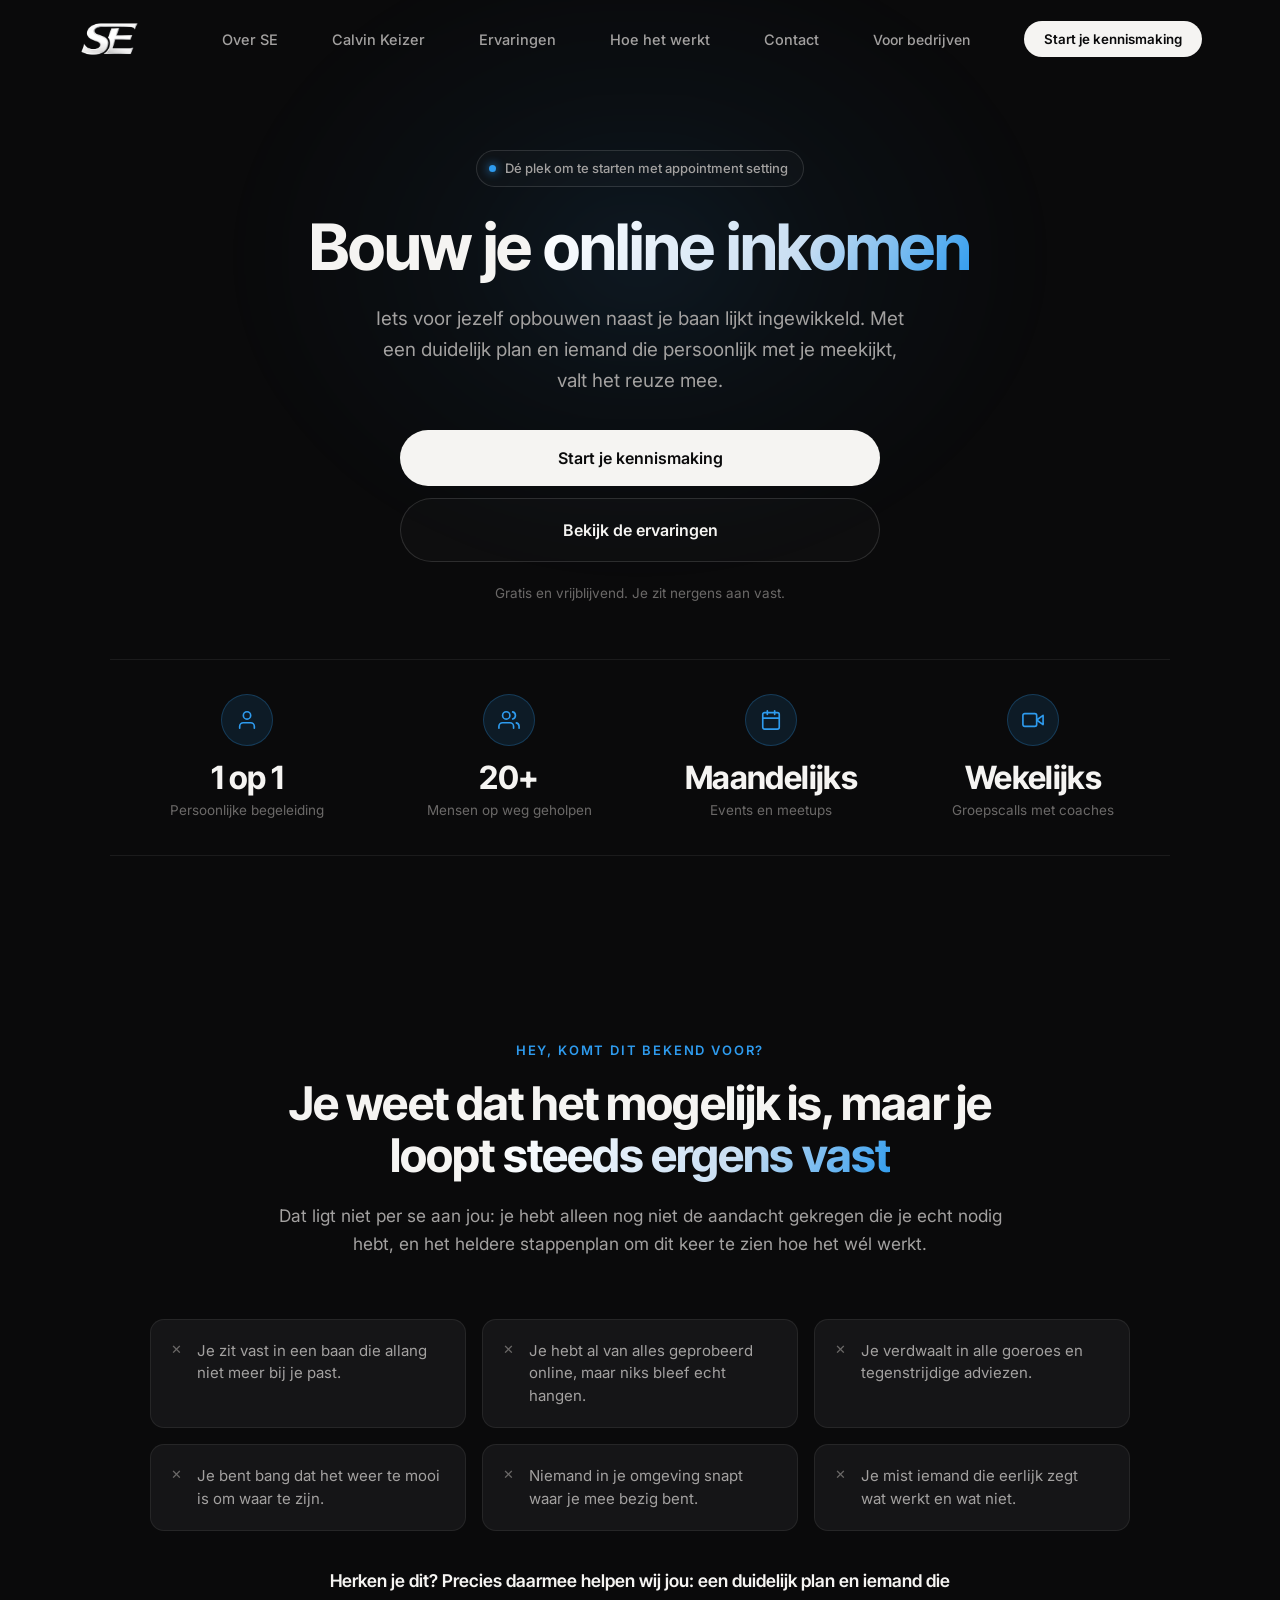
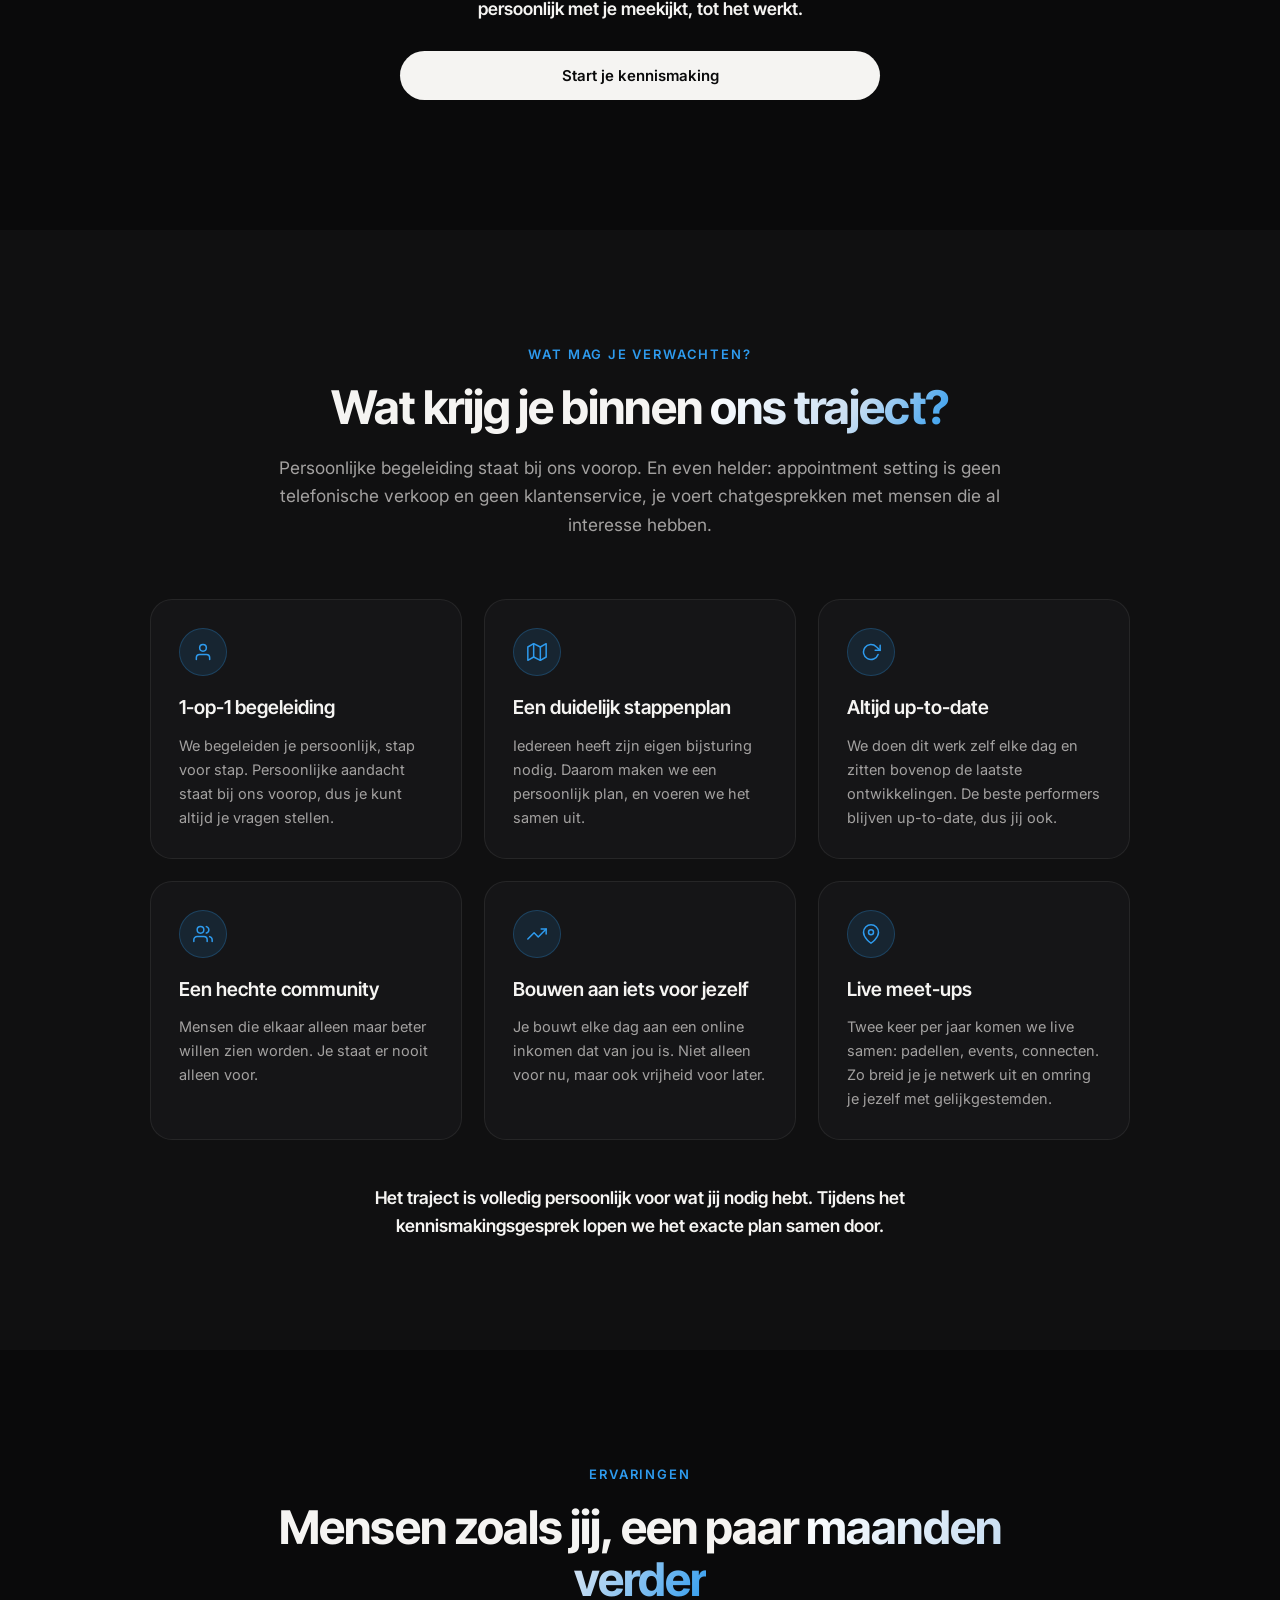
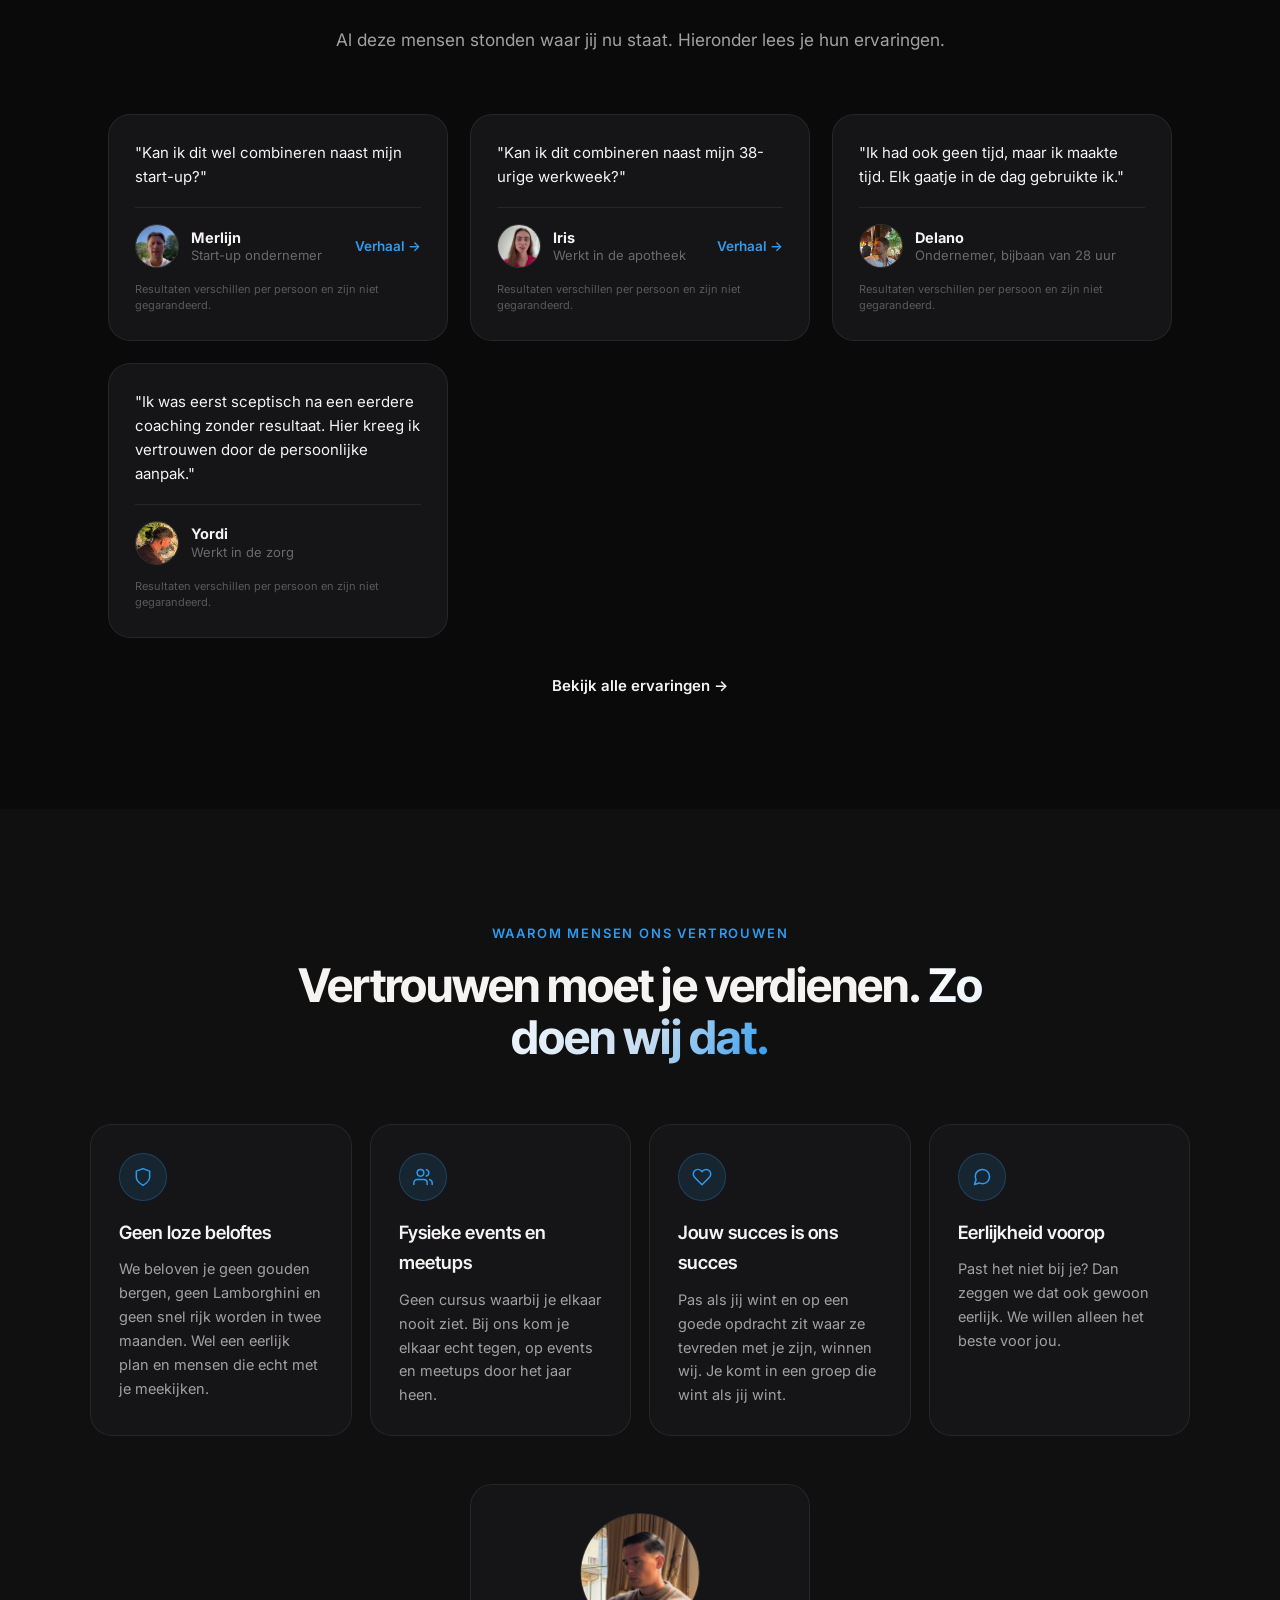
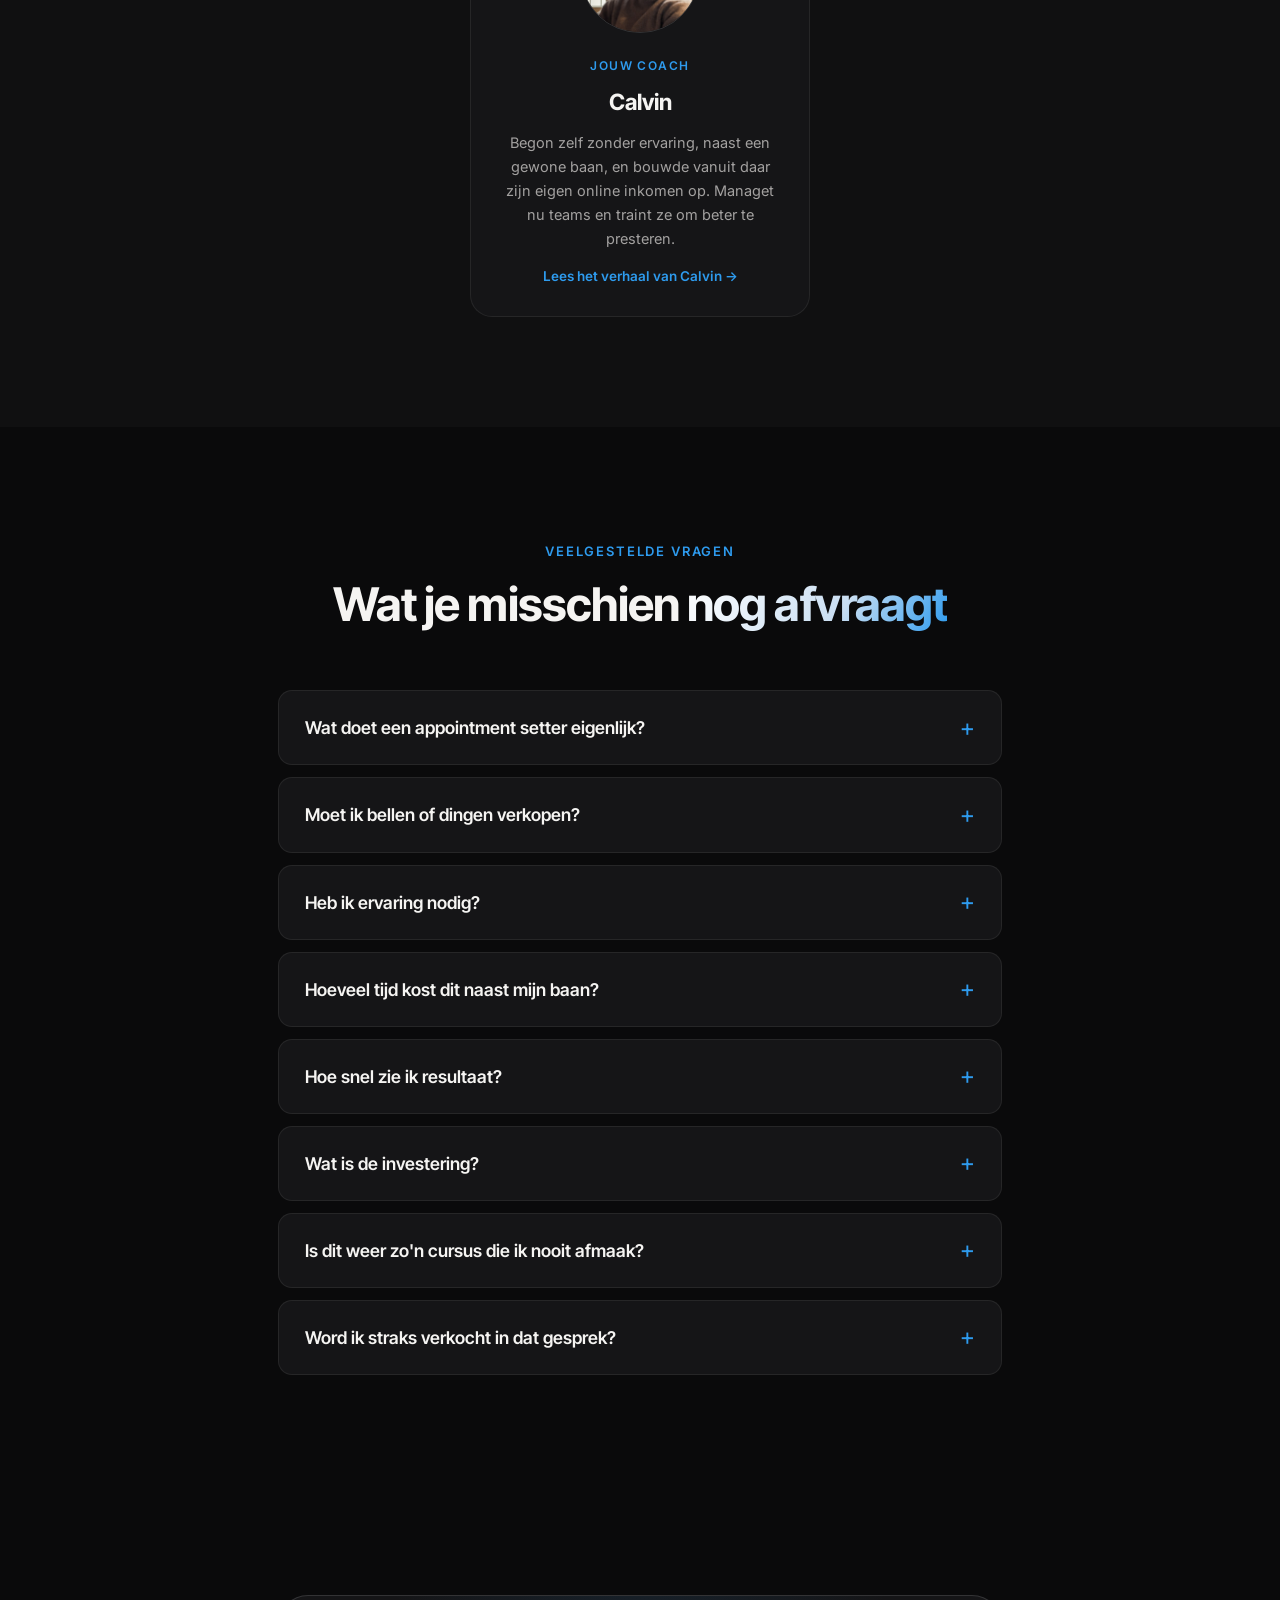
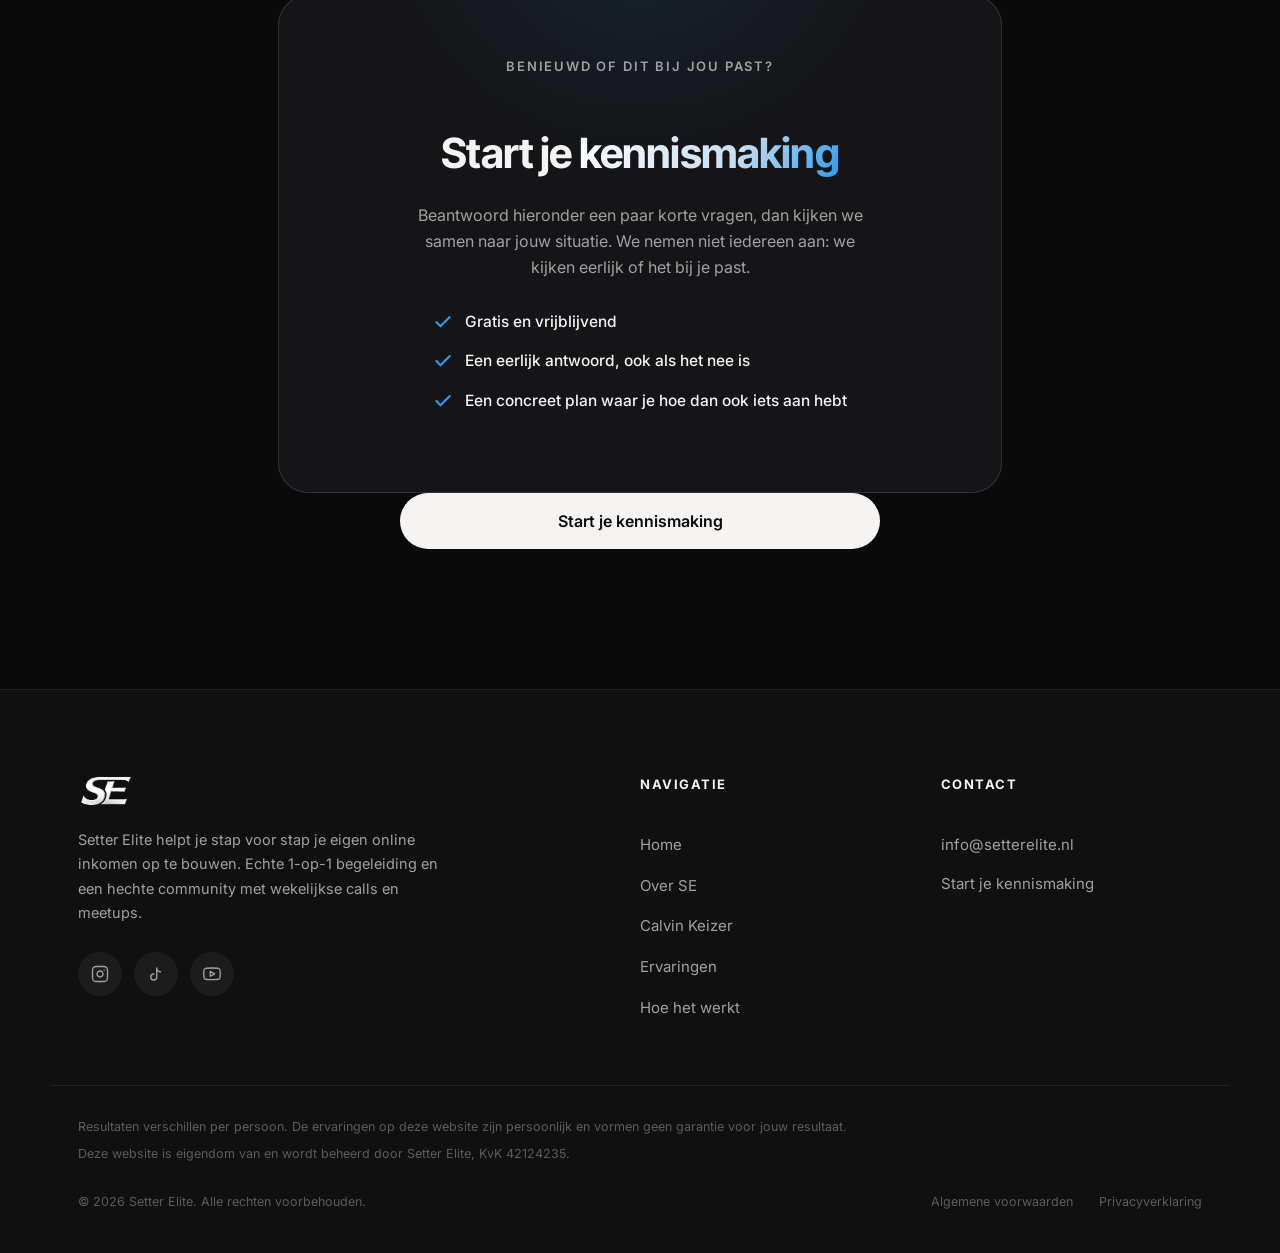
<file: index.html>
<!DOCTYPE html>
<html lang="nl">
<head>
    <meta charset="UTF-8">
    <!-- Google tag (gtag.js) -->
    <script async src="https://www.googletagmanager.com/gtag/js?id=G-WV6FJV6LP4"></script>
    <script>
      window.dataLayer = window.dataLayer || [];
      function gtag(){dataLayer.push(arguments);}
      gtag('js', new Date());

      gtag('config', 'G-WV6FJV6LP4');
    </script>
    <meta name="viewport" content="width=device-width, initial-scale=1.0">
    <title>Setter Elite | Bouw je online inkomen</title>
    <meta name="description" content="Persoonlijke 1-op-1 begeleiding voor iedereen die zijn eerste online inkomen wil opbouwen met appointment setting. Gratis kennismakingsgesprek, eerlijk antwoord.">
    <meta name="theme-color" content="#0a0a0a">
    <link rel="icon" href="images/logo-square.png" type="image/png">
    <link rel="preconnect" href="https://fonts.googleapis.com">
    <link rel="preconnect" href="https://fonts.gstatic.com" crossorigin>
    <link href="https://fonts.googleapis.com/css2?family=Inter:wght@400;500;600;700&family=Inter+Tight:wght@500;600;700;800&display=swap" rel="stylesheet">
    <link rel="stylesheet" href="style.css">
    <link rel="stylesheet" href="bedankt.css">
    <link rel="stylesheet" href="concept.css">
    <script type="application/ld+json">
    {
      "@context": "https://schema.org",
      "@graph": [
        {
          "@type": "Organization",
          "@id": "https://setterelite.nl/#org",
          "name": "Setter Elite",
          "url": "https://setterelite.nl",
          "logo": "https://setterelite.nl/images/logo-square.png",
          "email": "info@setterelite.nl",
          "identifier": "KvK 42124235",
          "description": "Setter Elite helpt je stap voor stap je eigen online inkomen op te bouwen met appointment setting. Echte 1-op-1 begeleiding en een hechte community.",
          "founder": { "@id": "https://setterelite.nl/#calvin" },
          "sameAs": [
            "https://www.instagram.com/calvinkeizerr/",
            "https://www.youtube.com/@calvinkeizerrr",
            "https://www.tiktok.com/@calvinkeizer"
          ]
        },
        {
          "@type": "Person",
          "@id": "https://setterelite.nl/#calvin",
          "name": "Calvin Keizer",
          "url": "https://setterelite.nl/calvin-keizer",
          "image": "https://setterelite.nl/images/founder-avatar.jpg",
          "jobTitle": "Founder",
          "worksFor": { "@id": "https://setterelite.nl/#org" },
          "description": "Founder van Setter Elite. Helpt mensen hun eerste online inkomen opbouwen met appointment setting.",
          "sameAs": [
            "https://www.instagram.com/calvinkeizerr/",
            "https://www.youtube.com/@calvinkeizerrr",
            "https://www.tiktok.com/@calvinkeizer"
          ]
        }
      ]
    }
    </script>
</head>
<body>
    <!-- Navigation -->
    <nav class="navbar" id="navbar">
        <div class="container nav-container">
            <a href="/" class="nav-logo">
                <img src="images/logo-mark.png" alt="Setter Elite">
            </a>
            <ul class="nav-links">
                <li><a href="over-se" class="nav-bedrijven">Over SE</a></li>
                <li><a href="calvin-keizer" class="nav-bedrijven">Calvin Keizer</a></li>
                <li><a href="ervaringen" class="nav-bedrijven">Ervaringen</a></li>
                <li><a href="hoe-het-werkt" class="nav-bedrijven">Hoe het werkt</a></li>
                <li><a href="mailto:info@setterelite.nl" class="nav-bedrijven">Contact</a></li>
                <li><button data-tf-popup="eON1zqre" data-tf-keep-session data-tf-medium="snippet" class="nav-bedrijven">Voor bedrijven</button></li>
                <li><button data-tf-popup="dxtzpOeh" data-tf-keep-session data-tf-medium="snippet" class="nav-cta">Start je kennismaking</button></li>
            </ul>
        </div>
    </nav>

    <!-- Hero -->
    <header class="hero sc-hero" id="top">
        <div class="hero-glow"></div>
        <div class="container">
            <div class="sc-hero-inner reveal">
                <div class="hero-badge">
                    <span class="hero-badge-dot"></span>
                    Dé plek om te starten met appointment setting
                </div>
                <h1>Bouw je <span class="text-gradient">online inkomen</span></h1>
                <p class="hero-subtitle">Iets voor jezelf opbouwen naast je baan lijkt ingewikkeld. Met een duidelijk plan en iemand die persoonlijk met je meekijkt, valt het reuze mee.</p>
                <div class="sc-hero-buttons">
                    <button data-tf-popup="dxtzpOeh" data-tf-keep-session data-tf-medium="snippet" class="btn btn-primary btn-xl">Start je kennismaking</button>
                    <a href="#ervaringen" class="btn btn-outline btn-xl">Bekijk de ervaringen</a>
                </div>
                <p class="sc-hero-note">Gratis en vrijblijvend. Je zit nergens aan vast.</p>
            </div>

            <!-- Credibility strip -->
            <div class="cred-strip reveal">
                <div class="cred-item">
                    <span class="cred-icon"><svg viewBox="0 0 24 24" fill="none" stroke="currentColor" stroke-width="1.8" stroke-linecap="round" stroke-linejoin="round"><path d="M20 21v-2a4 4 0 0 0-4-4H8a4 4 0 0 0-4 4v2"/><circle cx="12" cy="7" r="4"/></svg></span>
                    <span class="cred-value">1 op 1</span>
                    <span class="cred-caption">Persoonlijke begeleiding</span>
                </div>
                <div class="cred-item">
                    <span class="cred-icon"><svg viewBox="0 0 24 24" fill="none" stroke="currentColor" stroke-width="1.8" stroke-linecap="round" stroke-linejoin="round"><path d="M17 21v-2a4 4 0 0 0-4-4H5a4 4 0 0 0-4 4v2"/><circle cx="9" cy="7" r="4"/><path d="M23 21v-2a4 4 0 0 0-3-3.87"/><path d="M16 3.13a4 4 0 0 1 0 7.75"/></svg></span>
                    <span class="cred-value">20+</span>
                    <span class="cred-caption">Mensen op weg geholpen</span>
                </div>
                <div class="cred-item">
                    <span class="cred-icon"><svg viewBox="0 0 24 24" fill="none" stroke="currentColor" stroke-width="1.8" stroke-linecap="round" stroke-linejoin="round"><rect x="3" y="4" width="18" height="18" rx="2"/><line x1="16" y1="2" x2="16" y2="6"/><line x1="8" y1="2" x2="8" y2="6"/><line x1="3" y1="10" x2="21" y2="10"/></svg></span>
                    <span class="cred-value">Maandelijks</span>
                    <span class="cred-caption">Events en meetups</span>
                </div>
                <div class="cred-item">
                    <span class="cred-icon"><svg viewBox="0 0 24 24" fill="none" stroke="currentColor" stroke-width="1.8" stroke-linecap="round" stroke-linejoin="round"><path d="M23 7l-7 5 7 5V7z"/><rect x="1" y="5" width="15" height="14" rx="2"/></svg></span>
                    <span class="cred-value">Wekelijks</span>
                    <span class="cred-caption">Groepscalls met coaches</span>
                </div>
            </div>
        </div>
    </header>

    <!-- Herkenning -->
    <section class="section" id="herkenning">
        <div class="container">
            <div class="section-header reveal">
                <p class="section-label">Hey, komt dit bekend voor?</p>
                <h2>Je weet dat het mogelijk is, maar je loopt <span class="text-gradient">steeds ergens vast</span></h2>
                <p class="section-subtitle">Dat ligt niet per se aan jou: je hebt alleen nog niet de aandacht gekregen die je echt nodig hebt, en het heldere stappenplan om dit keer te zien hoe het wél werkt.</p>
            </div>
            <div class="rec-grid reveal">
                <div class="rec-item">Je zit vast in een baan die allang niet meer bij je past.</div>
                <div class="rec-item">Je hebt al van alles geprobeerd online, maar niks bleef echt hangen.</div>
                <div class="rec-item">Je verdwaalt in alle goeroes en tegenstrijdige adviezen.</div>
                <div class="rec-item">Je bent bang dat het weer te mooi is om waar te zijn.</div>
                <div class="rec-item">Niemand in je omgeving snapt waar je mee bezig bent.</div>
                <div class="rec-item">Je mist iemand die eerlijk zegt wat werkt en wat niet.</div>
            </div>
            <p class="rec-answer reveal">Herken je dit? Precies daarmee helpen wij jou: een duidelijk plan en iemand die persoonlijk met je meekijkt, tot het werkt.</p>
            <div class="sc-hero-buttons reveal" style="margin-top: 28px;">
                <button data-tf-popup="dxtzpOeh" data-tf-keep-session data-tf-medium="snippet" class="btn btn-primary">Start je kennismaking</button>
            </div>
        </div>
    </section>

    <!-- Wat je krijgt -->
    <section class="section section-dark" id="begeleiding">
        <div class="container">
            <div class="section-header reveal">
                <p class="section-label">Wat mag je verwachten?</p>
                <h2>Wat krijg je binnen <span class="text-gradient">ons traject?</span></h2>
                <p class="section-subtitle">Persoonlijke begeleiding staat bij ons voorop. En even helder: appointment setting is geen telefonische verkoop en geen klantenservice, je voert chatgesprekken met mensen die al interesse hebben.</p>
            </div>
            <div class="sc-calltypes">
                <div class="sc-calltype reveal">
                    <span class="sc-calltype-icon"><svg viewBox="0 0 24 24" fill="none" stroke="currentColor" stroke-width="1.8" stroke-linecap="round" stroke-linejoin="round"><path d="M20 21v-2a4 4 0 0 0-4-4H8a4 4 0 0 0-4 4v2"/><circle cx="12" cy="7" r="4"/></svg></span>
                    <h3>1-op-1 begeleiding</h3>
                    <p>We begeleiden je persoonlijk, stap voor stap. Persoonlijke aandacht staat bij ons voorop, dus je kunt altijd je vragen stellen.</p>
                </div>
                <div class="sc-calltype reveal">
                    <span class="sc-calltype-icon"><svg viewBox="0 0 24 24" fill="none" stroke="currentColor" stroke-width="1.8" stroke-linecap="round" stroke-linejoin="round"><polygon points="1 6 1 22 8 18 16 22 23 18 23 2 16 6 8 2 1 6"/><line x1="8" y1="2" x2="8" y2="18"/><line x1="16" y1="6" x2="16" y2="22"/></svg></span>
                    <h3>Een duidelijk stappenplan</h3>
                    <p>Iedereen heeft zijn eigen bijsturing nodig. Daarom maken we een persoonlijk plan, en voeren we het samen uit.</p>
                </div>
                <div class="sc-calltype reveal">
                    <span class="sc-calltype-icon"><svg viewBox="0 0 24 24" fill="none" stroke="currentColor" stroke-width="1.8" stroke-linecap="round" stroke-linejoin="round"><polyline points="23 4 23 10 17 10"/><path d="M20.49 15a9 9 0 1 1-2.12-9.36L23 10"/></svg></span>
                    <h3>Altijd up-to-date</h3>
                    <p>We doen dit werk zelf elke dag en zitten bovenop de laatste ontwikkelingen. De beste performers blijven up-to-date, dus jij ook.</p>
                </div>
                <div class="sc-calltype reveal">
                    <span class="sc-calltype-icon"><svg viewBox="0 0 24 24" fill="none" stroke="currentColor" stroke-width="1.8" stroke-linecap="round" stroke-linejoin="round"><path d="M17 21v-2a4 4 0 0 0-4-4H5a4 4 0 0 0-4 4v2"/><circle cx="9" cy="7" r="4"/><path d="M23 21v-2a4 4 0 0 0-3-3.87"/><path d="M16 3.13a4 4 0 0 1 0 7.75"/></svg></span>
                    <h3>Een hechte community</h3>
                    <p>Mensen die elkaar alleen maar beter willen zien worden. Je staat er nooit alleen voor.</p>
                </div>
                <div class="sc-calltype reveal">
                    <span class="sc-calltype-icon"><svg viewBox="0 0 24 24" fill="none" stroke="currentColor" stroke-width="1.8" stroke-linecap="round" stroke-linejoin="round"><polyline points="23 6 13.5 15.5 8.5 10.5 1 18"/><polyline points="17 6 23 6 23 12"/></svg></span>
                    <h3>Bouwen aan iets voor jezelf</h3>
                    <p>Je bouwt elke dag aan een online inkomen dat van jou is. Niet alleen voor nu, maar ook vrijheid voor later.</p>
                </div>
                <div class="sc-calltype reveal">
                    <span class="sc-calltype-icon"><svg viewBox="0 0 24 24" fill="none" stroke="currentColor" stroke-width="1.8" stroke-linecap="round" stroke-linejoin="round"><path d="M21 10c0 7-9 13-9 13s-9-6-9-13a9 9 0 0 1 18 0z"/><circle cx="12" cy="10" r="3"/></svg></span>
                    <h3>Live meet-ups</h3>
                    <p>Twee keer per jaar komen we live samen: padellen, events, connecten. Zo breid je je netwerk uit en omring je jezelf met gelijkgestemden.</p>
                </div>
            </div>
            <p class="rec-answer reveal">Het traject is volledig persoonlijk voor wat jij nodig hebt. Tijdens het kennismakingsgesprek lopen we het exacte plan samen door.</p>
        </div>
    </section>

    <!-- Ervaringen -->
    <section class="section" id="ervaringen">
        <div class="container">
            <div class="section-header reveal">
                <p class="section-label">Ervaringen</p>
                <h2>Mensen zoals jij, een paar <span class="text-gradient">maanden verder</span></h2>
                <p class="section-subtitle">Al deze mensen stonden waar jij nu staat. Hieronder lees je hun ervaringen.</p>
            </div>


            <!-- Ervaringen-kaarten -->
            <div class="exp-grid">
                <article class="exp-card reveal">
                    <p class="exp-quote">"Kan ik dit wel combineren naast mijn start-up?"</p>
                    <div class="exp-divider"></div>
                    <div class="exp-person">
                        <div class="exp-avatar"><img src="images/story-merlijn.jpg" alt="Merlijn"></div>
                        <div class="exp-meta">
                            <strong>Merlijn</strong>
                            <span>Start-up ondernemer</span>
                        </div>
                        <a href="ervaringen#merlijn" class="exp-link">Verhaal →</a>
                    </div>
                    <p class="exp-disclaimer">Resultaten verschillen per persoon en zijn niet gegarandeerd.</p>
                </article>
                <article class="exp-card reveal">
                    <p class="exp-quote">"Kan ik dit combineren naast mijn 38-urige werkweek?"</p>
                    <div class="exp-divider"></div>
                    <div class="exp-person">
                        <div class="exp-avatar"><img src="images/story-iris.jpg" alt="Iris"></div>
                        <div class="exp-meta">
                            <strong>Iris</strong>
                            <span>Werkt in de apotheek</span>
                        </div>
                        <a href="ervaringen#iris" class="exp-link">Verhaal →</a>
                    </div>
                    <p class="exp-disclaimer">Resultaten verschillen per persoon en zijn niet gegarandeerd.</p>
                </article>
                <article class="exp-card reveal">
                    <p class="exp-quote">"Ik had ook geen tijd, maar ik maakte tijd. Elk gaatje in de dag gebruikte ik."</p>
                    <div class="exp-divider"></div>
                    <div class="exp-person">
                        <div class="exp-avatar"><img src="images/avatar-delano.jpg" alt="Delano"></div>
                        <div class="exp-meta">
                            <strong>Delano</strong>
                            <span>Ondernemer, bijbaan van 28 uur</span>
                        </div>
                    </div>
                    <p class="exp-disclaimer">Resultaten verschillen per persoon en zijn niet gegarandeerd.</p>
                </article>
                <article class="exp-card reveal">
                    <p class="exp-quote">"Ik was eerst sceptisch na een eerdere coaching zonder resultaat. Hier kreeg ik vertrouwen door de persoonlijke aanpak."</p>
                    <div class="exp-divider"></div>
                    <div class="exp-person">
                        <div class="exp-avatar"><img src="images/avatar-yordi.jpg" alt="Yordi"></div>
                        <div class="exp-meta">
                            <strong>Yordi</strong>
                            <span>Werkt in de zorg</span>
                        </div>
                    </div>
                    <p class="exp-disclaimer">Resultaten verschillen per persoon en zijn niet gegarandeerd.</p>
                </article>
            </div>
            <p class="exp-all"><a href="ervaringen">Bekijk alle ervaringen →</a></p>


        </div>
    </section>

    <!-- Vertrouwen -->
    <section class="section section-dark" id="vertrouwen">
        <div class="container">
            <div class="section-header reveal">
                <p class="section-label">Waarom mensen ons vertrouwen</p>
                <h2>Vertrouwen moet je verdienen. <span class="text-gradient">Zo doen wij dat.</span></h2>
            </div>
            <div class="trust-grid">
                <div class="trust-card reveal">
                    <span class="sc-calltype-icon"><svg viewBox="0 0 24 24" fill="none" stroke="currentColor" stroke-width="1.8" stroke-linecap="round" stroke-linejoin="round"><path d="M12 22s8-4 8-10V5l-8-3-8 3v7c0 6 8 10 8 10z"/></svg></span>
                    <h3>Geen loze beloftes</h3>
                    <p>We beloven je geen gouden bergen, geen Lamborghini en geen snel rijk worden in twee maanden. Wel een eerlijk plan en mensen die echt met je meekijken.</p>
                </div>
                <div class="trust-card reveal">
                    <span class="sc-calltype-icon"><svg viewBox="0 0 24 24" fill="none" stroke="currentColor" stroke-width="1.8" stroke-linecap="round" stroke-linejoin="round"><path d="M17 21v-2a4 4 0 0 0-4-4H5a4 4 0 0 0-4 4v2"/><circle cx="9" cy="7" r="4"/><path d="M23 21v-2a4 4 0 0 0-3-3.87"/><path d="M16 3.13a4 4 0 0 1 0 7.75"/></svg></span>
                    <h3>Fysieke events en meetups</h3>
                    <p>Geen cursus waarbij je elkaar nooit ziet. Bij ons kom je elkaar echt tegen, op events en meetups door het jaar heen.</p>
                    <a class="trust-link" id="aftermovieLink" href="AFTERMOVIE_URL" target="_blank" rel="noopener">Bekijk de aftermovie →</a>
                </div>
                <div class="trust-card reveal">
                    <span class="sc-calltype-icon"><svg viewBox="0 0 24 24" fill="none" stroke="currentColor" stroke-width="1.8" stroke-linecap="round" stroke-linejoin="round"><path d="M20.84 4.61a5.5 5.5 0 0 0-7.78 0L12 5.67l-1.06-1.06a5.5 5.5 0 0 0-7.78 7.78l1.06 1.06L12 21.23l7.78-7.78 1.06-1.06a5.5 5.5 0 0 0 0-7.78z"/></svg></span>
                    <h3>Jouw succes is ons succes</h3>
                    <p>Pas als jij wint en op een goede opdracht zit waar ze tevreden met je zijn, winnen wij. Je komt in een groep die wint als jij wint.</p>
                </div>
                <div class="trust-card reveal">
                    <span class="sc-calltype-icon"><svg viewBox="0 0 24 24" fill="none" stroke="currentColor" stroke-width="1.8" stroke-linecap="round" stroke-linejoin="round"><path d="M21 11.5a8.38 8.38 0 0 1-.9 3.8 8.5 8.5 0 0 1-7.6 4.7 8.38 8.38 0 0 1-3.8-.9L3 21l1.9-5.7a8.38 8.38 0 0 1-.9-3.8 8.5 8.5 0 0 1 4.7-7.6 8.38 8.38 0 0 1 3.8-.9h.5a8.48 8.48 0 0 1 8 8v.5z"/></svg></span>
                    <h3>Eerlijkheid voorop</h3>
                    <p>Past het niet bij je? Dan zeggen we dat ook gewoon eerlijk. We willen alleen het beste voor jou.</p>
                </div>
            </div>

            <div class="sc-coaches" style="margin-top: 48px;">
                <article class="sc-coach reveal">
                    <div class="sc-coach-photo"><img src="images/founder-avatar.jpg" alt="Calvin Keizer"></div>
                    <span class="sc-coach-tag">Jouw coach</span>
                    <h3>Calvin</h3>
                    <p>Begon zelf zonder ervaring, naast een gewone baan, en bouwde vanuit daar zijn eigen online inkomen op. Managet nu teams en traint ze om beter te presteren.</p>
                    <a href="calvin-keizer" class="trust-link">Lees het verhaal van Calvin →</a>
                </article>
            </div>
        </div>
    </section>

    <!-- FAQ -->
    <section class="section" id="faq">
        <div class="container container-narrow">
            <div class="section-header reveal">
                <p class="section-label">Veelgestelde vragen</p>
                <h2>Wat je misschien <span class="text-gradient">nog afvraagt</span></h2>
            </div>
            <div class="faq-list reveal">
                <details class="faq-item">
                    <summary>Wat doet een appointment setter eigenlijk?</summary>
                    <p>Je voert namens een ondernemer de eerste gesprekken met mensen die al interesse hebben, en je plant de afspraken in. Daar word je voor betaald. In het kennismakingsgesprek leggen we je rustig uit hoe dat werkt.</p>
                </details>
                <details class="faq-item">
                    <summary>Moet ik bellen of dingen verkopen?</summary>
                    <p>Nee. Het meeste contact gaat gewoon via chat, met mensen die zelf al interesse hebben getoond. Jij helpt ze verder en plant het gesprek in; het verkopen doet iemand anders.</p>
                </details>
                <details class="faq-item">
                    <summary>Heb ik ervaring nodig?</summary>
                    <p>Nee. De meeste mensen die wij begeleiden begonnen zonder enige ervaring, gewoon naast hun baan. Wat je nodig hebt is inzet en de bereidheid om te leren.</p>
                </details>
                <details class="faq-item">
                    <summary>Hoeveel tijd kost dit naast mijn baan?</summary>
                    <p>Reken op 5 tot 10 uur per week, in te delen wanneer het jou uitkomt. En je baan zeg je niet op: het traject is er juist op gebouwd dat je dit ernaast opbouwt, zodat je zekerheid gewoon blijft staan.</p>
                </details>
                <details class="faq-item">
                    <summary>Hoe snel zie ik resultaat?</summary>
                    <p>Eerlijk antwoord: dat verschilt per persoon en hangt af van je eigen inzet. In het gesprek kijken we naar jouw situatie en krijg je een realistische inschatting in plaats van een mooi gemiddelde.</p>
                </details>
                <details class="faq-item">
                    <summary>Wat is de investering?</summary>
                    <p>Dat hangt af van waar je staat en wat je nodig hebt. Daarom starten we met een gesprek: daarin kijken we naar jouw situatie en bespreken we de investering open en eerlijk. Je weet precies waar je aan toe bent voordat je ergens ja op zegt.</p>
                </details>
                <details class="faq-item">
                    <summary>Is dit weer zo'n cursus die ik nooit afmaak?</summary>
                    <p>Nee. Je krijgt geen inlog met een berg video's, je krijgt begeleiding. Elke week persoonlijk contact, tot het werkt.</p>
                </details>
                <details class="faq-item">
                    <summary>Word ik straks verkocht in dat gesprek?</summary>
                    <p>Nee. We kijken samen naar jouw situatie en zijn eerlijk over of dit bij je past. Is het antwoord nee, dan zeggen we dat gewoon.</p>
                </details>
            </div>
        </div>
    </section>

    <!-- Aanmelden -->
    <section class="section cta-section" id="aanmelden">
        <div class="container container-narrow">
            <div class="sc-final-cta reveal">
                <p class="section-label">Benieuwd of dit bij jou past?</p>
                <h2>Start je <span class="text-gradient">kennismaking</span></h2>
                <p>Beantwoord hieronder een paar korte vragen, dan kijken we samen naar jouw situatie. We nemen niet iedereen aan: we kijken eerlijk of het bij je past.</p>
                <ul class="cta-checklist" style="text-align: left; display: inline-block; margin-bottom: 8px;">
                    <li><svg viewBox="0 0 24 24" fill="none" stroke="currentColor" stroke-width="2.5" stroke-linecap="round" stroke-linejoin="round"><polyline points="20 6 9 17 4 12"/></svg>Gratis en vrijblijvend</li>
                    <li><svg viewBox="0 0 24 24" fill="none" stroke="currentColor" stroke-width="2.5" stroke-linecap="round" stroke-linejoin="round"><polyline points="20 6 9 17 4 12"/></svg>Een eerlijk antwoord, ook als het nee is</li>
                    <li><svg viewBox="0 0 24 24" fill="none" stroke="currentColor" stroke-width="2.5" stroke-linecap="round" stroke-linejoin="round"><polyline points="20 6 9 17 4 12"/></svg>Een concreet plan waar je hoe dan ook iets aan hebt</li>
                </ul>
            </div>
            <div class="sc-hero-buttons reveal">
                <button data-tf-popup="dxtzpOeh" data-tf-keep-session data-tf-medium="snippet" class="btn btn-primary btn-xl">Start je kennismaking</button>
            </div>
        </div>
    </section>



    <!-- Footer -->
    <footer class="footer f2">
        <div class="container f2-top">
            <div class="f2-brand">
                <img src="images/logo-mark.png" alt="Setter Elite" class="footer-logo">
                <p>Setter Elite helpt je stap voor stap je eigen online inkomen op te bouwen. Echte 1-op-1 begeleiding en een hechte community met wekelijkse calls en meetups.</p>
                <div class="f2-socials">
                    <a href="https://www.instagram.com/calvinkeizerr/" class="f2-social" aria-label="Instagram" target="_blank" rel="noopener"><svg viewBox="0 0 24 24" fill="none" stroke="currentColor" stroke-width="1.8" stroke-linecap="round" stroke-linejoin="round"><rect x="2" y="2" width="20" height="20" rx="5"/><path d="M16 11.37A4 4 0 1 1 12.63 8 4 4 0 0 1 16 11.37z"/><line x1="17.5" y1="6.5" x2="17.51" y2="6.5"/></svg></a>
                    <a href="https://www.tiktok.com/@calvinkeizer" class="f2-social" aria-label="TikTok" target="_blank" rel="noopener"><svg viewBox="0 0 24 24" fill="none" stroke="currentColor" stroke-width="1.8" stroke-linecap="round" stroke-linejoin="round"><path d="M9 12a4 4 0 1 0 4 4V4a5 5 0 0 0 5 5"/></svg></a>
                    <a href="https://www.youtube.com/@calvinkeizerrr" class="f2-social" aria-label="YouTube" target="_blank" rel="noopener"><svg viewBox="0 0 24 24" fill="none" stroke="currentColor" stroke-width="1.8" stroke-linecap="round" stroke-linejoin="round"><path d="M22.54 6.42a2.78 2.78 0 0 0-1.94-2C18.88 4 12 4 12 4s-6.88 0-8.6.46a2.78 2.78 0 0 0-1.94 2A29 29 0 0 0 1 11.75a29 29 0 0 0 .46 5.33A2.78 2.78 0 0 0 3.4 19c1.72.46 8.6.46 8.6.46s6.88 0 8.6-.46a2.78 2.78 0 0 0 1.94-1.92 29 29 0 0 0 .46-5.33 29 29 0 0 0-.46-5.33z"/><polygon points="9.75 15.02 15.5 11.75 9.75 8.48 9.75 15.02"/></svg></a>
                </div>
            </div>
            <div class="f2-col">
                <p class="f2-heading">Navigatie</p>
                <a href="/">Home</a>
                <a href="over-se">Over SE</a>
                <a href="calvin-keizer">Calvin Keizer</a>
                <a href="ervaringen">Ervaringen</a>
                <a href="hoe-het-werkt">Hoe het werkt</a>
            </div>
            <div class="f2-col">
                <p class="f2-heading">Contact</p>
                <a href="mailto:info@setterelite.nl">info@setterelite.nl</a>
                <button data-tf-popup="dxtzpOeh" data-tf-keep-session data-tf-medium="snippet" class="f2-cta-link">Start je kennismaking</button>
            </div>
        </div>
        <div class="container f2-legal">
            <p>Resultaten verschillen per persoon. De ervaringen op deze website zijn persoonlijk en vormen geen garantie voor jouw resultaat.</p>
            <p>Deze website is eigendom van en wordt beheerd door Setter Elite, KvK 42124235.</p>
        </div>
        <div class="container f2-bottom">
            <p>&copy; 2026 Setter Elite. Alle rechten voorbehouden.</p>
            <div class="f2-bottom-links">
                <a href="algemene-voorwaarden">Algemene voorwaarden</a>
                <a href="privacybeleid">Privacyverklaring</a>
            </div>
        </div>
    </footer>

    <!-- Sticky mobile CTA -->
    <button data-tf-popup="dxtzpOeh" data-tf-keep-session data-tf-medium="snippet" class="mobile-cta">Start je kennismaking</button>

    <script>
    (function () {
        /* f2-socials-guard */
        document.querySelectorAll('.f2-social').forEach(function (el) {
            var h = el.getAttribute('href');
            if (h === 'IG_URL' || h === 'TT_URL') { el.style.display = 'none'; }
        });
        var am = document.getElementById('aftermovieLink');
        if (am && am.getAttribute('href') === 'AFTERMOVIE_URL') { am.style.display = 'none'; }
        var qs = new URLSearchParams(location.search);
        var bron = qs.get('s') || qs.get('src') || 'website';
        bron = bron.toLowerCase().replace(/[^a-z0-9_-]/g, '').slice(0, 40) || 'website';
        document.querySelectorAll('[data-tf-widget], [data-tf-popup]').forEach(function (el) {
            el.setAttribute('data-tf-hidden', 's=' + bron);
        });
        var s = document.createElement('script');
        s.src = 'https://embed.typeform.com/next/embed.js';
        document.body.appendChild(s);
    })();
    </script>
    <script src="script.js"></script>

    <script>
    document.addEventListener('click', function (e) {
        var el = e.target.closest('[data-tf-popup]');
        if (!el || typeof gtag !== 'function') return;
        var qs = new URLSearchParams(location.search);
        var bron = (qs.get('s') || qs.get('src') || 'website').toLowerCase().replace(/[^a-z0-9_-]/g, '').slice(0, 40) || 'website';
        gtag('event', 'typeform_open', {
            form_id: el.getAttribute('data-tf-popup'),
            bron: bron,
            pagina: location.pathname
        });
    });
    </script>
</body>
</html>
</file>
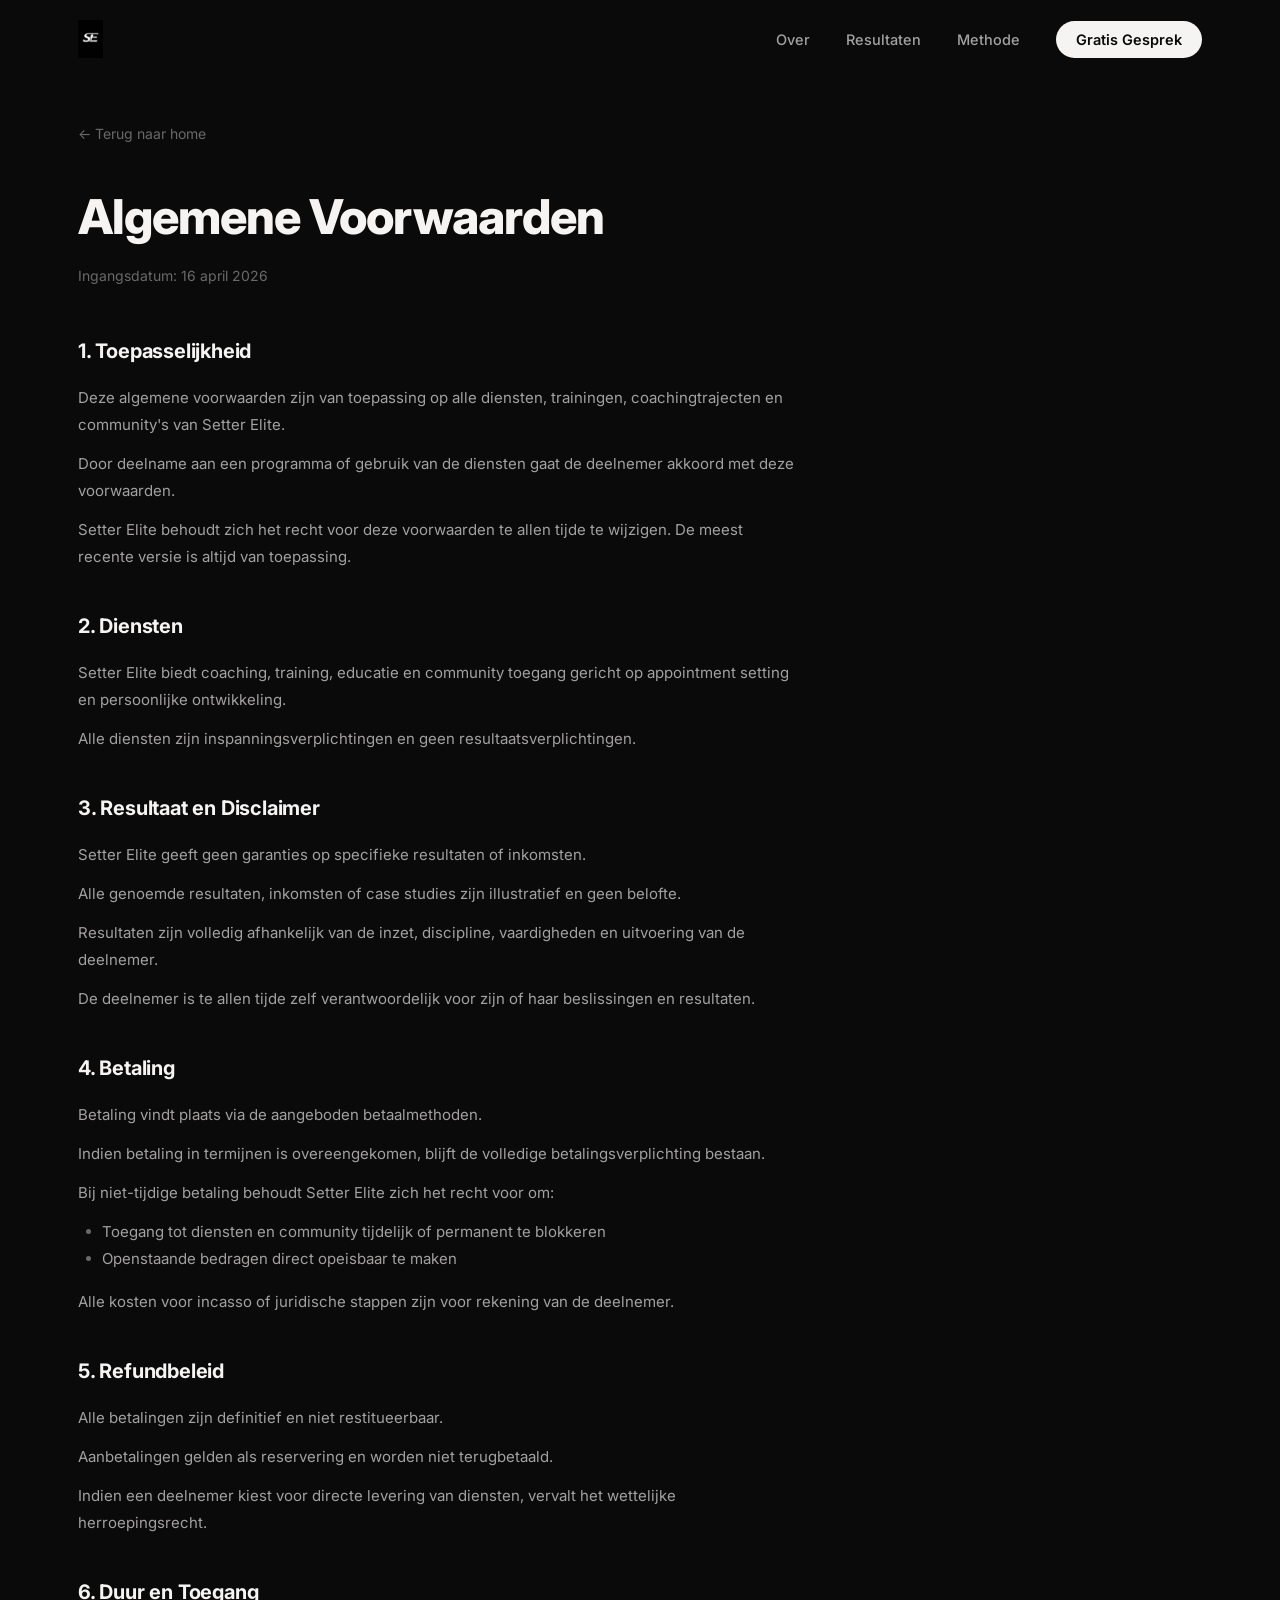
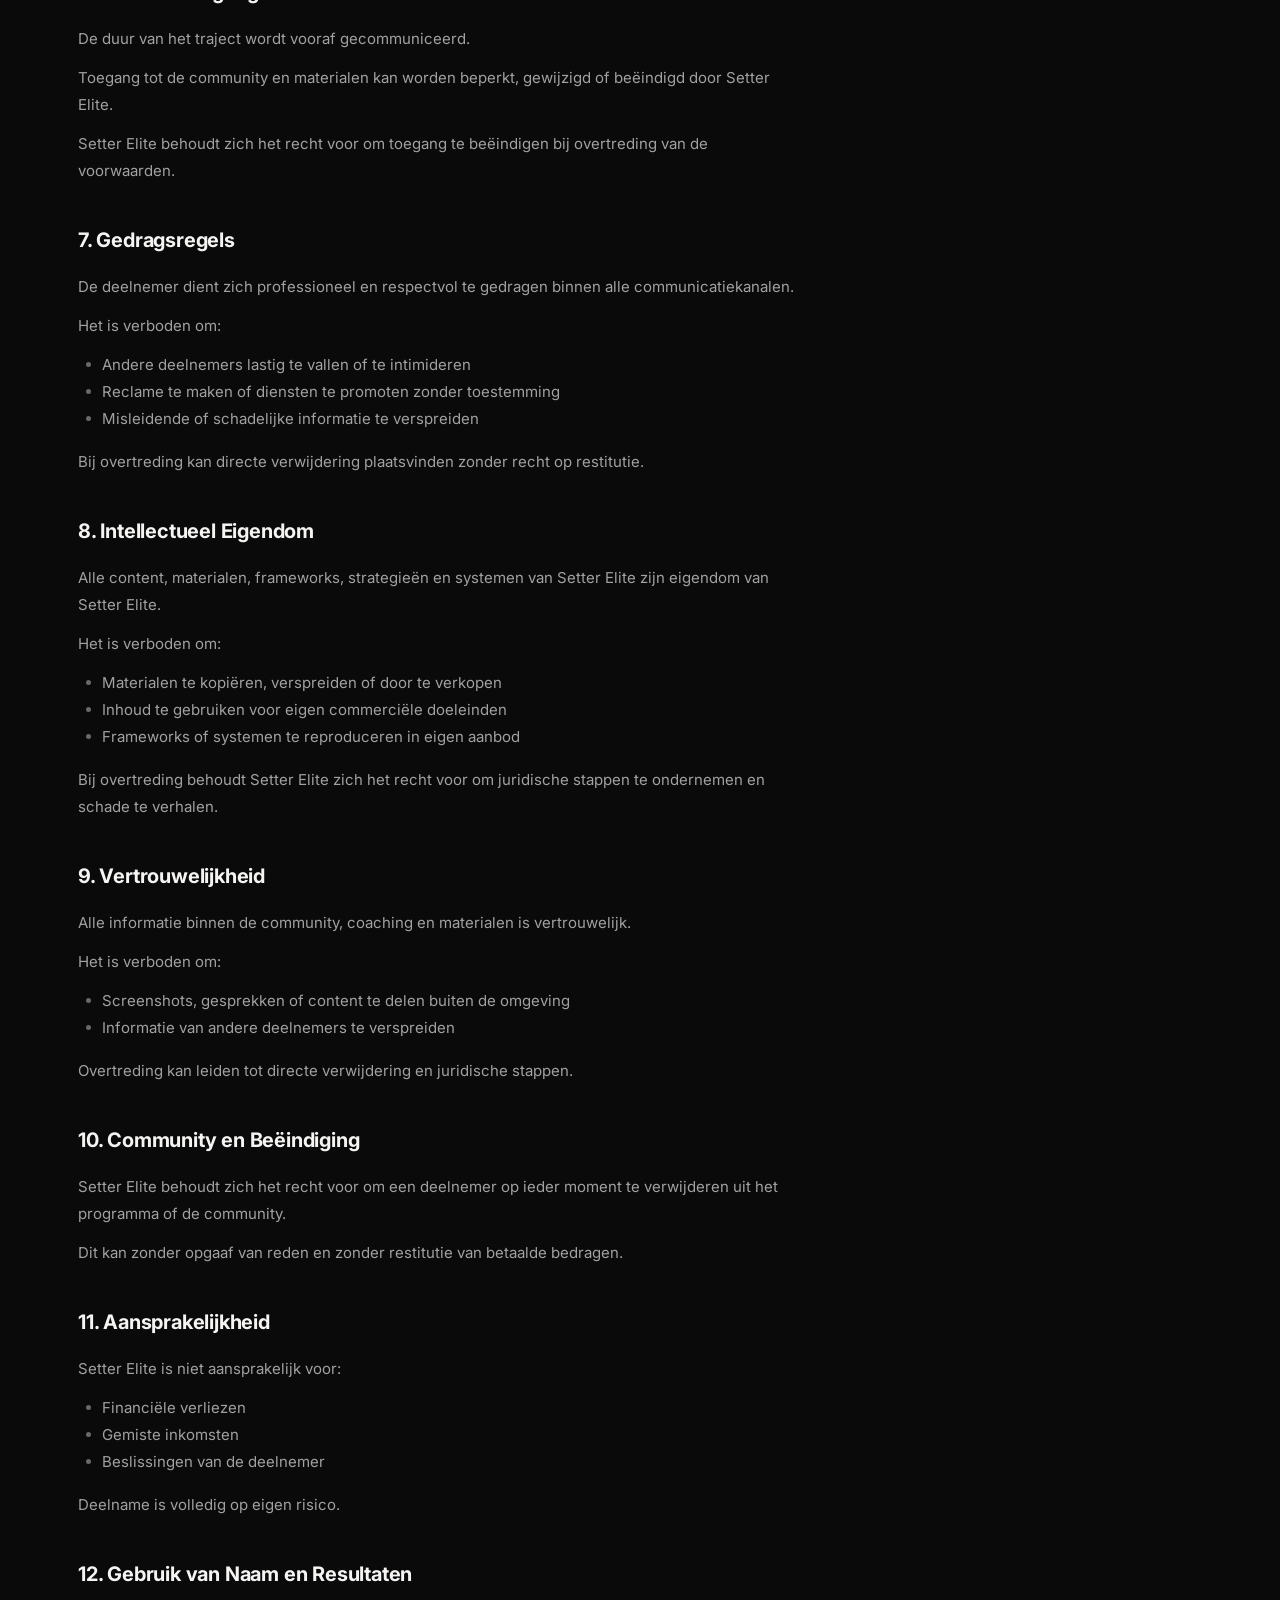
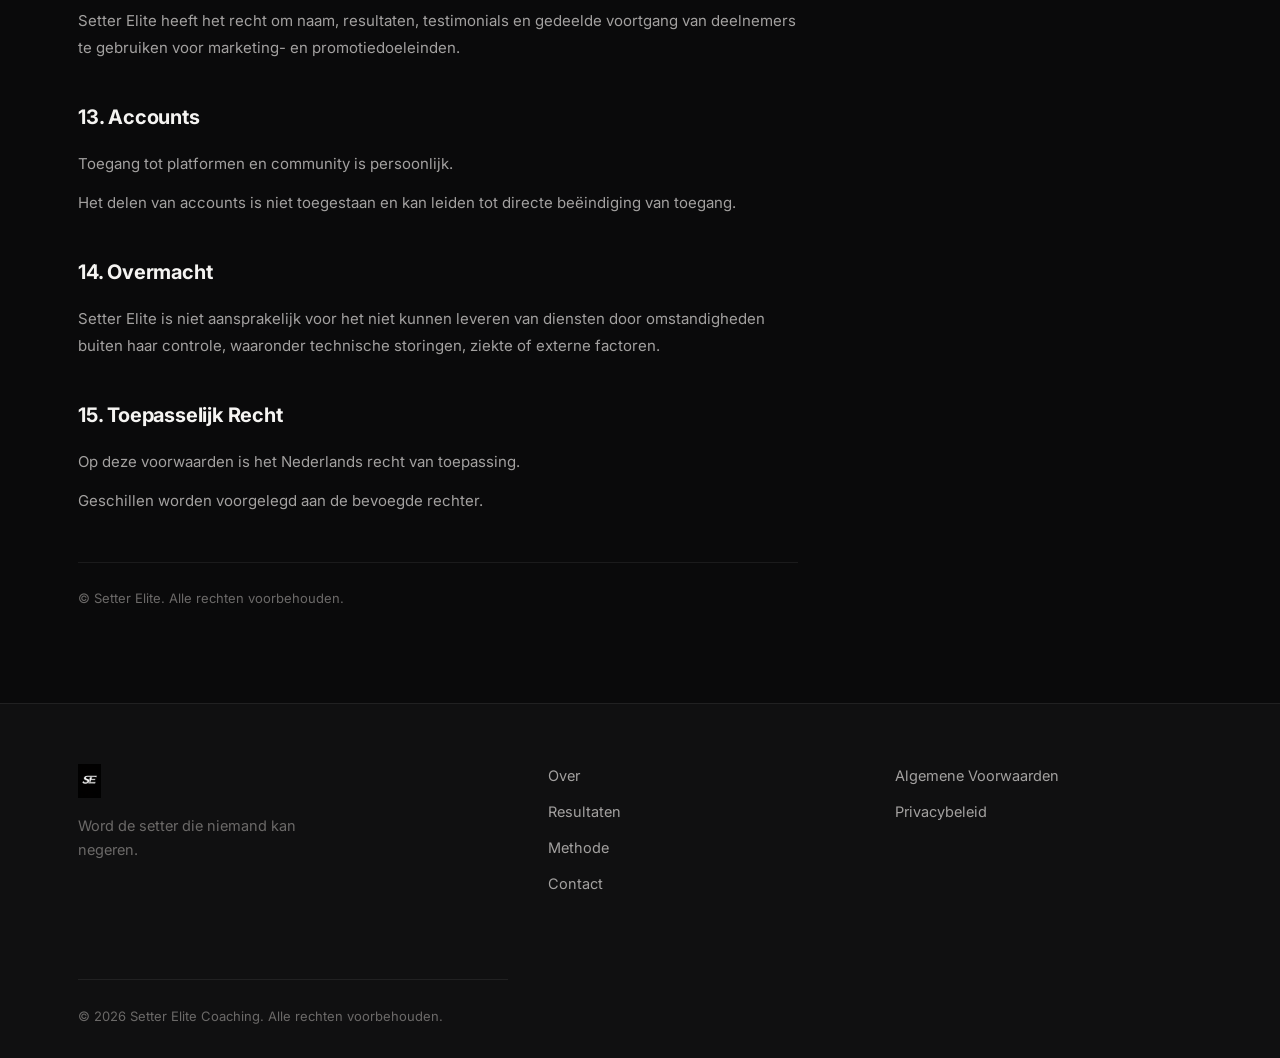
<file: algemene-voorwaarden.html>
<!DOCTYPE html>
<html lang="nl">
<head>
    <meta charset="UTF-8">
    <!-- Google tag (gtag.js) -->
    <script async src="https://www.googletagmanager.com/gtag/js?id=G-WV6FJV6LP4"></script>
    <script>
      window.dataLayer = window.dataLayer || [];
      function gtag(){dataLayer.push(arguments);}
      gtag('js', new Date());

      gtag('config', 'G-WV6FJV6LP4');
    </script>
    <meta name="viewport" content="width=device-width, initial-scale=1.0">
    <title>Algemene Voorwaarden | Setter Elite Coaching</title>
    <link rel="icon" href="images/logo.png" type="image/png">
    <link href="https://fonts.googleapis.com/css2?family=Inter:wght@400;500;600;700;800;900&display=swap" rel="stylesheet">
    <link rel="stylesheet" href="style.css">
    <link rel="stylesheet" href="legal.css">
</head>
<body>
    <nav class="navbar scrolled" id="navbar">
        <div class="container nav-container">
            <a href="index.html" class="nav-logo">
                <img src="images/logo.png" alt="Setter Elite Logo">
            </a>
            <ul class="nav-links" id="navLinks">
                <li><a href="index.html#over">Over</a></li>
                <li><a href="index.html#resultaten">Resultaten</a></li>
                <li><a href="index.html#methode">Methode</a></li>
                <li><a href="index.html#contact" class="nav-cta">Gratis Gesprek</a></li>
            </ul>
            <button class="hamburger" id="hamburger" aria-label="Menu">
                <span></span>
                <span></span>
                <span></span>
            </button>
        </div>
    </nav>

    <section class="legal-page">
        <div class="container">
            <a href="index.html" class="back-link">&larr; Terug naar home</a>
            <h1>Algemene Voorwaarden</h1>
            <p class="legal-date">Ingangsdatum: 16 april 2026</p>

            <div class="legal-content">
                <h2>1. Toepasselijkheid</h2>
                <p>Deze algemene voorwaarden zijn van toepassing op alle diensten, trainingen, coachingtrajecten en community's van Setter Elite.</p>
                <p>Door deelname aan een programma of gebruik van de diensten gaat de deelnemer akkoord met deze voorwaarden.</p>
                <p>Setter Elite behoudt zich het recht voor deze voorwaarden te allen tijde te wijzigen. De meest recente versie is altijd van toepassing.</p>

                <h2>2. Diensten</h2>
                <p>Setter Elite biedt coaching, training, educatie en community toegang gericht op appointment setting en persoonlijke ontwikkeling.</p>
                <p>Alle diensten zijn inspanningsverplichtingen en geen resultaatsverplichtingen.</p>

                <h2>3. Resultaat en Disclaimer</h2>
                <p>Setter Elite geeft geen garanties op specifieke resultaten of inkomsten.</p>
                <p>Alle genoemde resultaten, inkomsten of case studies zijn illustratief en geen belofte.</p>
                <p>Resultaten zijn volledig afhankelijk van de inzet, discipline, vaardigheden en uitvoering van de deelnemer.</p>
                <p>De deelnemer is te allen tijde zelf verantwoordelijk voor zijn of haar beslissingen en resultaten.</p>

                <h2>4. Betaling</h2>
                <p>Betaling vindt plaats via de aangeboden betaalmethoden.</p>
                <p>Indien betaling in termijnen is overeengekomen, blijft de volledige betalingsverplichting bestaan.</p>
                <p>Bij niet-tijdige betaling behoudt Setter Elite zich het recht voor om:</p>
                <ul>
                    <li>Toegang tot diensten en community tijdelijk of permanent te blokkeren</li>
                    <li>Openstaande bedragen direct opeisbaar te maken</li>
                </ul>
                <p>Alle kosten voor incasso of juridische stappen zijn voor rekening van de deelnemer.</p>

                <h2>5. Refundbeleid</h2>
                <p>Alle betalingen zijn definitief en niet restitueerbaar.</p>
                <p>Aanbetalingen gelden als reservering en worden niet terugbetaald.</p>
                <p>Indien een deelnemer kiest voor directe levering van diensten, vervalt het wettelijke herroepingsrecht.</p>

                <h2>6. Duur en Toegang</h2>
                <p>De duur van het traject wordt vooraf gecommuniceerd.</p>
                <p>Toegang tot de community en materialen kan worden beperkt, gewijzigd of beëindigd door Setter Elite.</p>
                <p>Setter Elite behoudt zich het recht voor om toegang te beëindigen bij overtreding van de voorwaarden.</p>

                <h2>7. Gedragsregels</h2>
                <p>De deelnemer dient zich professioneel en respectvol te gedragen binnen alle communicatiekanalen.</p>
                <p>Het is verboden om:</p>
                <ul>
                    <li>Andere deelnemers lastig te vallen of te intimideren</li>
                    <li>Reclame te maken of diensten te promoten zonder toestemming</li>
                    <li>Misleidende of schadelijke informatie te verspreiden</li>
                </ul>
                <p>Bij overtreding kan directe verwijdering plaatsvinden zonder recht op restitutie.</p>

                <h2>8. Intellectueel Eigendom</h2>
                <p>Alle content, materialen, frameworks, strategieën en systemen van Setter Elite zijn eigendom van Setter Elite.</p>
                <p>Het is verboden om:</p>
                <ul>
                    <li>Materialen te kopiëren, verspreiden of door te verkopen</li>
                    <li>Inhoud te gebruiken voor eigen commerciële doeleinden</li>
                    <li>Frameworks of systemen te reproduceren in eigen aanbod</li>
                </ul>
                <p>Bij overtreding behoudt Setter Elite zich het recht voor om juridische stappen te ondernemen en schade te verhalen.</p>

                <h2>9. Vertrouwelijkheid</h2>
                <p>Alle informatie binnen de community, coaching en materialen is vertrouwelijk.</p>
                <p>Het is verboden om:</p>
                <ul>
                    <li>Screenshots, gesprekken of content te delen buiten de omgeving</li>
                    <li>Informatie van andere deelnemers te verspreiden</li>
                </ul>
                <p>Overtreding kan leiden tot directe verwijdering en juridische stappen.</p>

                <h2>10. Community en Beëindiging</h2>
                <p>Setter Elite behoudt zich het recht voor om een deelnemer op ieder moment te verwijderen uit het programma of de community.</p>
                <p>Dit kan zonder opgaaf van reden en zonder restitutie van betaalde bedragen.</p>

                <h2>11. Aansprakelijkheid</h2>
                <p>Setter Elite is niet aansprakelijk voor:</p>
                <ul>
                    <li>Financiële verliezen</li>
                    <li>Gemiste inkomsten</li>
                    <li>Beslissingen van de deelnemer</li>
                </ul>
                <p>Deelname is volledig op eigen risico.</p>

                <h2>12. Gebruik van Naam en Resultaten</h2>
                <p>Setter Elite heeft het recht om naam, resultaten, testimonials en gedeelde voortgang van deelnemers te gebruiken voor marketing- en promotiedoeleinden.</p>

                <h2>13. Accounts</h2>
                <p>Toegang tot platformen en community is persoonlijk.</p>
                <p>Het delen van accounts is niet toegestaan en kan leiden tot directe beëindiging van toegang.</p>

                <h2>14. Overmacht</h2>
                <p>Setter Elite is niet aansprakelijk voor het niet kunnen leveren van diensten door omstandigheden buiten haar controle, waaronder technische storingen, ziekte of externe factoren.</p>

                <h2>15. Toepasselijk Recht</h2>
                <p>Op deze voorwaarden is het Nederlands recht van toepassing.</p>
                <p>Geschillen worden voorgelegd aan de bevoegde rechter.</p>

                <p class="legal-copyright">&copy; Setter Elite. Alle rechten voorbehouden.</p>
            </div>
        </div>
    </section>

    <footer class="footer">
        <div class="container footer-container">
            <div class="footer-brand">
                <img src="images/logo.png" alt="Setter Elite Logo" class="footer-logo">
                <p>Word de setter die niemand kan negeren.</p>
            </div>
            <div class="footer-links">
                <a href="index.html#over">Over</a>
                <a href="index.html#resultaten">Resultaten</a>
                <a href="index.html#methode">Methode</a>
                <a href="index.html#contact">Contact</a>
            </div>
            <div class="footer-legal">
                <a href="algemene-voorwaarden.html">Algemene Voorwaarden</a>
                <a href="privacybeleid.html">Privacybeleid</a>
            </div>
            <div class="footer-bottom">
                <p>&copy; 2026 Setter Elite Coaching. Alle rechten voorbehouden.</p>
            </div>
        </div>
    </footer>

    <script src="script.js"></script>
</body>
</html>
</file>
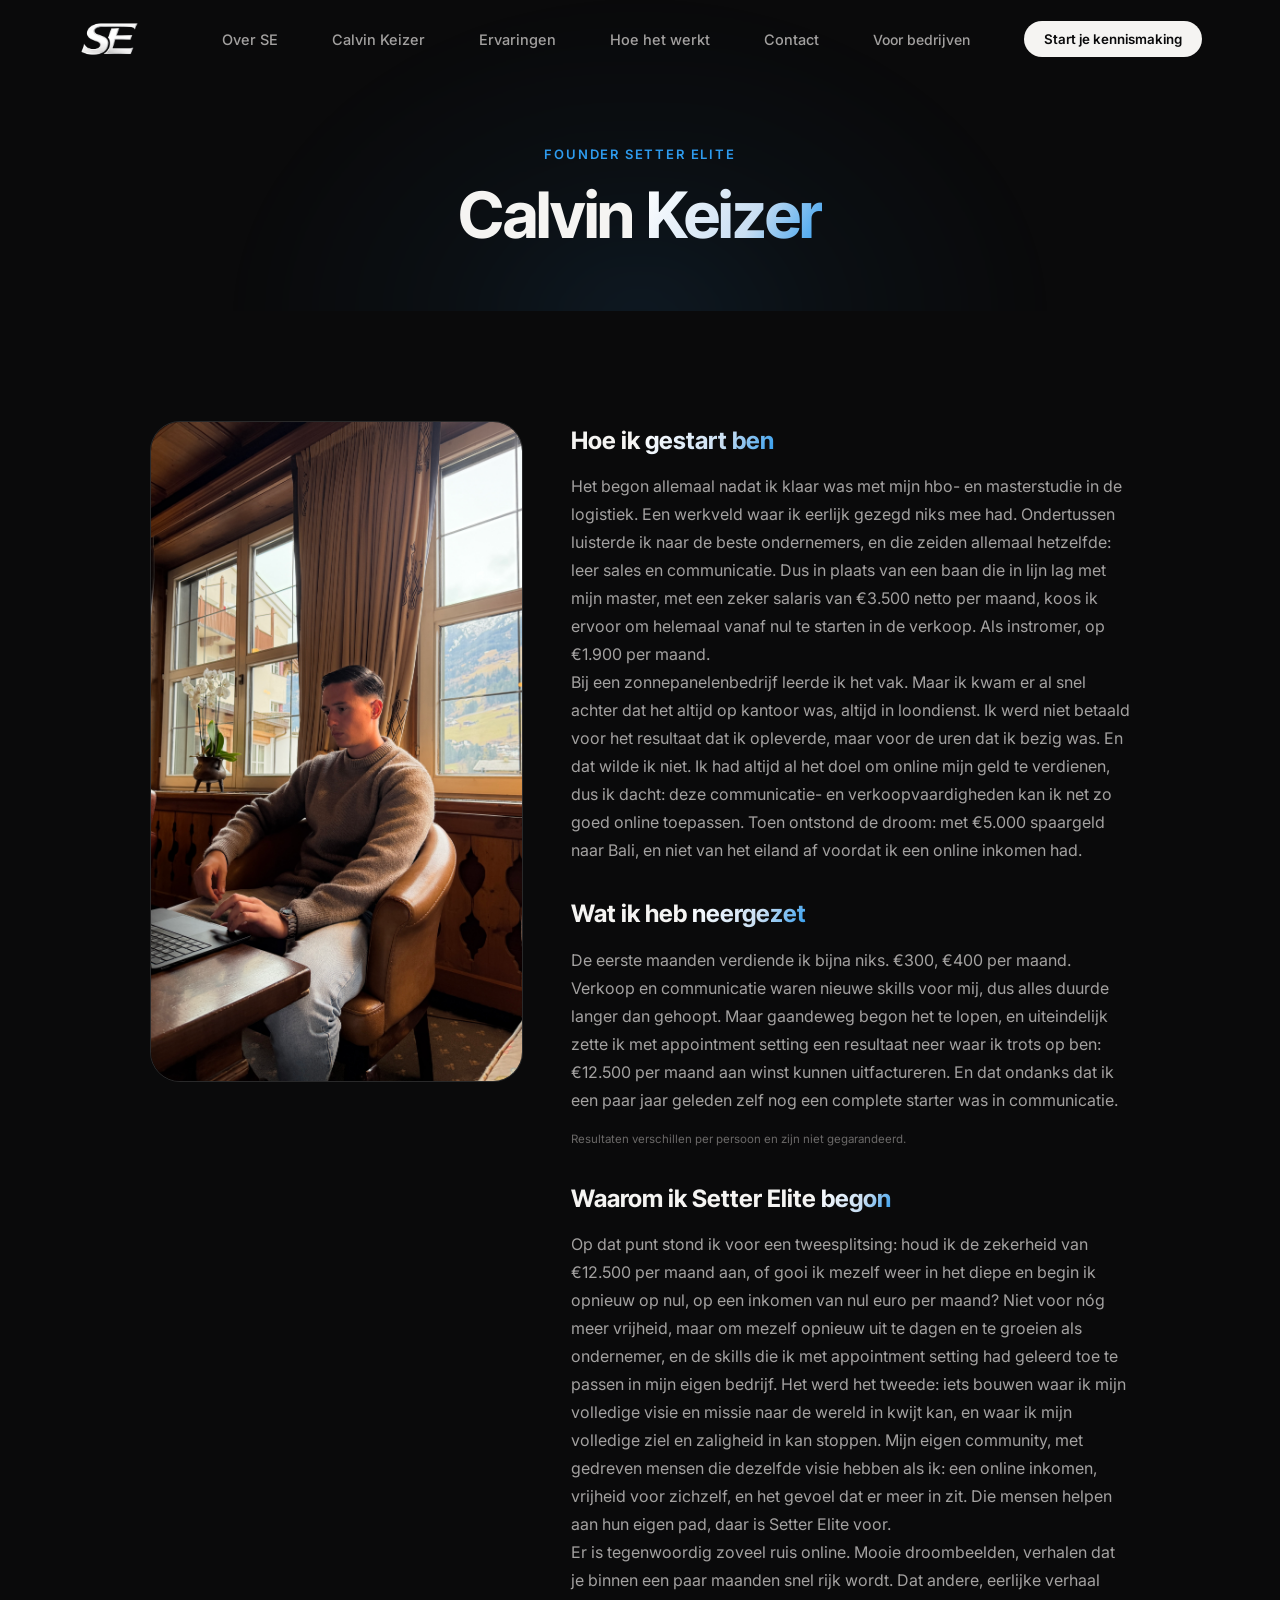
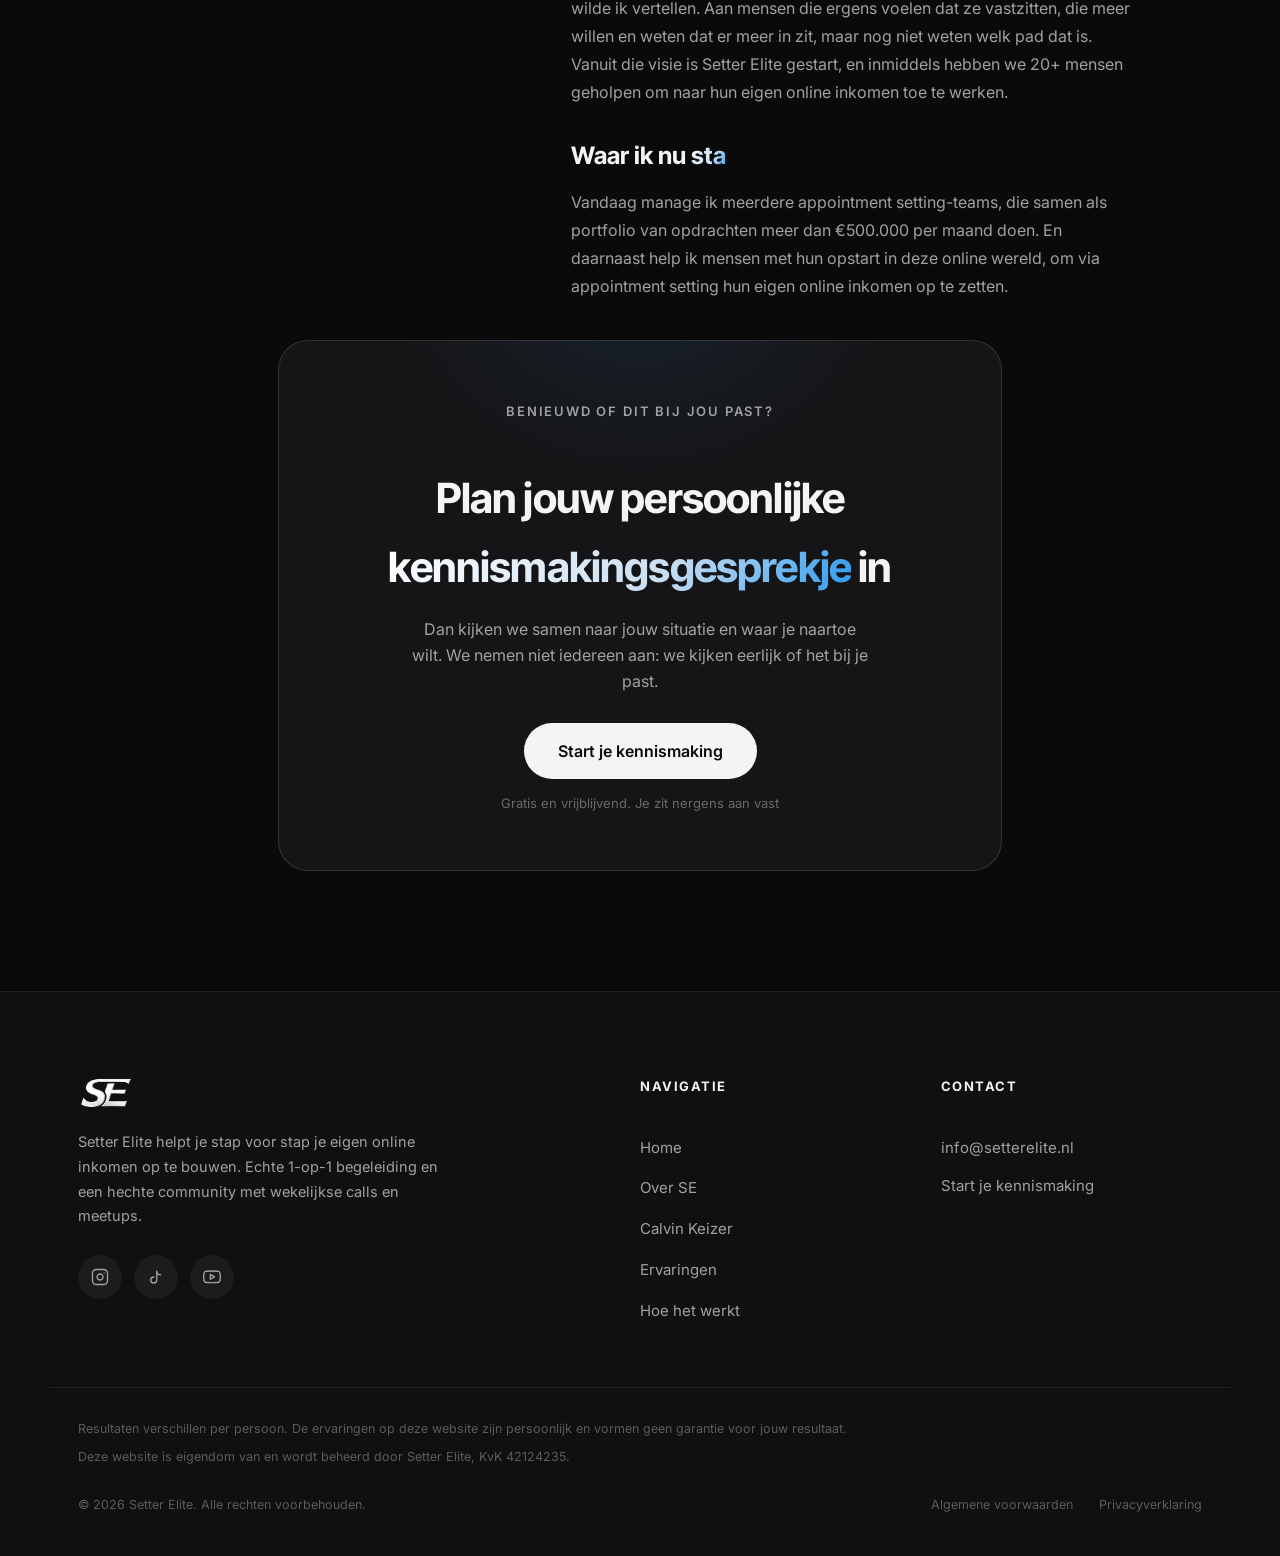
<file: calvin-keizer.html>
<!DOCTYPE html>
<html lang="nl">
<head>
    <meta charset="UTF-8">
    <!-- Google tag (gtag.js) -->
    <script async src="https://www.googletagmanager.com/gtag/js?id=G-WV6FJV6LP4"></script>
    <script>
      window.dataLayer = window.dataLayer || [];
      function gtag(){dataLayer.push(arguments);}
      gtag('js', new Date());

      gtag('config', 'G-WV6FJV6LP4');
    </script>
    <meta name="viewport" content="width=device-width, initial-scale=1.0">
    <title>Calvin Keizer | Setter Elite</title>
    <meta name="description" content="Het verhaal van Calvin Keizer: hoe hij startte, wat hij neerzette als appointment setter en waarom hij Setter Elite begon.">
    <meta name="theme-color" content="#0a0a0a">
    <link rel="icon" href="images/logo-square.png" type="image/png">
    <link rel="preconnect" href="https://fonts.googleapis.com">
    <link rel="preconnect" href="https://fonts.gstatic.com" crossorigin>
    <link href="https://fonts.googleapis.com/css2?family=Inter:wght@400;500;600;700&family=Inter+Tight:wght@500;600;700;800&display=swap" rel="stylesheet">
    <link rel="stylesheet" href="style.css">
    <link rel="stylesheet" href="bedankt.css">
    <link rel="stylesheet" href="concept.css">
    <script type="application/ld+json">
    {
      "@context": "https://schema.org",
      "@graph": [
        {
          "@type": "Organization",
          "@id": "https://setterelite.nl/#org",
          "name": "Setter Elite",
          "url": "https://setterelite.nl",
          "logo": "https://setterelite.nl/images/logo-square.png",
          "email": "info@setterelite.nl",
          "identifier": "KvK 42124235",
          "description": "Setter Elite helpt je stap voor stap je eigen online inkomen op te bouwen met appointment setting. Echte 1-op-1 begeleiding en een hechte community.",
          "founder": { "@id": "https://setterelite.nl/#calvin" },
          "sameAs": [
            "https://www.instagram.com/calvinkeizerr/",
            "https://www.youtube.com/@calvinkeizerrr",
            "https://www.tiktok.com/@calvinkeizer"
          ]
        },
        {
          "@type": "Person",
          "@id": "https://setterelite.nl/#calvin",
          "name": "Calvin Keizer",
          "url": "https://setterelite.nl/calvin-keizer",
          "image": "https://setterelite.nl/images/founder-avatar.jpg",
          "jobTitle": "Founder",
          "worksFor": { "@id": "https://setterelite.nl/#org" },
          "description": "Founder van Setter Elite. Helpt mensen hun eerste online inkomen opbouwen met appointment setting.",
          "sameAs": [
            "https://www.instagram.com/calvinkeizerr/",
            "https://www.youtube.com/@calvinkeizerrr",
            "https://www.tiktok.com/@calvinkeizer"
          ]
        }
      ]
    }
    </script>
</head>
<body>
    <!-- Navigation -->
    <nav class="navbar" id="navbar">
        <div class="container nav-container">
            <a href="/" class="nav-logo">
                <img src="images/logo-mark.png" alt="Setter Elite">
            </a>
            <ul class="nav-links">
                <li><a href="over-se" class="nav-bedrijven">Over SE</a></li>
                <li><a href="calvin-keizer" class="nav-bedrijven">Calvin Keizer</a></li>
                <li><a href="ervaringen" class="nav-bedrijven">Ervaringen</a></li>
                <li><a href="hoe-het-werkt" class="nav-bedrijven">Hoe het werkt</a></li>
                <li><a href="mailto:info@setterelite.nl" class="nav-bedrijven">Contact</a></li>
                <li><button data-tf-popup="eON1zqre" data-tf-keep-session data-tf-medium="snippet" class="nav-bedrijven">Voor bedrijven</button></li>
                <li><button data-tf-popup="dxtzpOeh" data-tf-keep-session data-tf-medium="snippet" class="nav-cta">Start je kennismaking</button></li>
            </ul>
        </div>
    </nav>

    <!-- Calvin Keizer -->
    <header class="hero sc-hero page-hero">
        <div class="hero-glow"></div>
        <div class="container">
            <div class="sc-hero-inner reveal">
                <p class="section-label">Founder Setter Elite</p>
                <h1>Calvin <span class="text-gradient">Keizer</span></h1>
            </div>
        </div>
    </header>

    <section class="section founder-section" style="padding-bottom: 30px;">
        <div class="container">
            <div class="founder-block reveal">
                <div class="founder-photo"><img src="images/founder.jpg" alt="Calvin Keizer"></div>
                <div class="founder-text">
                    <h2>Hoe ik <span class="text-gradient">gestart ben</span></h2>
                    <p>Het begon allemaal nadat ik klaar was met mijn hbo- en masterstudie in de logistiek. Een werkveld waar ik eerlijk gezegd niks mee had. Ondertussen luisterde ik naar de beste ondernemers, en die zeiden allemaal hetzelfde: leer sales en communicatie. Dus in plaats van een baan die in lijn lag met mijn master, met een zeker salaris van €3.500 netto per maand, koos ik ervoor om helemaal vanaf nul te starten in de verkoop. Als instromer, op €1.900 per maand.</p>
                    <p>Bij een zonnepanelenbedrijf leerde ik het vak. Maar ik kwam er al snel achter dat het altijd op kantoor was, altijd in loondienst. Ik werd niet betaald voor het resultaat dat ik opleverde, maar voor de uren dat ik bezig was. En dat wilde ik niet. Ik had altijd al het doel om online mijn geld te verdienen, dus ik dacht: deze communicatie- en verkoopvaardigheden kan ik net zo goed online toepassen. Toen ontstond de droom: met €5.000 spaargeld naar Bali, en niet van het eiland af voordat ik een online inkomen had.</p>
                    <h2>Wat ik heb <span class="text-gradient">neergezet</span></h2>
                    <p>De eerste maanden verdiende ik bijna niks. €300, €400 per maand. Verkoop en communicatie waren nieuwe skills voor mij, dus alles duurde langer dan gehoopt. Maar gaandeweg begon het te lopen, en uiteindelijk zette ik met appointment setting een resultaat neer waar ik trots op ben: €12.500 per maand aan winst kunnen uitfactureren. En dat ondanks dat ik een paar jaar geleden zelf nog een complete starter was in communicatie.</p>
                    <span class="story-disclaimer">Resultaten verschillen per persoon en zijn niet gegarandeerd.</span>
                    <h2>Waarom ik Setter Elite <span class="text-gradient">begon</span></h2>
                    <p>Op dat punt stond ik voor een tweesplitsing: houd ik de zekerheid van €12.500 per maand aan, of gooi ik mezelf weer in het diepe en begin ik opnieuw op nul, op een inkomen van nul euro per maand? Niet voor nóg meer vrijheid, maar om mezelf opnieuw uit te dagen en te groeien als ondernemer, en de skills die ik met appointment setting had geleerd toe te passen in mijn eigen bedrijf. Het werd het tweede: iets bouwen waar ik mijn volledige visie en missie naar de wereld in kwijt kan, en waar ik mijn volledige ziel en zaligheid in kan stoppen. Mijn eigen community, met gedreven mensen die dezelfde visie hebben als ik: een online inkomen, vrijheid voor zichzelf, en het gevoel dat er meer in zit. Die mensen helpen aan hun eigen pad, daar is Setter Elite voor.</p>
                    <p>Er is tegenwoordig zoveel ruis online. Mooie droombeelden, verhalen dat je binnen een paar maanden snel rijk wordt. Dat andere, eerlijke verhaal wilde ik vertellen. Aan mensen die ergens voelen dat ze vastzitten, die meer willen en weten dat er meer in zit, maar nog niet weten welk pad dat is. Vanuit die visie is Setter Elite gestart, en inmiddels hebben we 20+ mensen geholpen om naar hun eigen online inkomen toe te werken.</p>
                    <h2>Waar ik nu <span class="text-gradient">sta</span></h2>
                    <p>Vandaag manage ik meerdere appointment setting-teams, die samen als portfolio van opdrachten meer dan €500.000 per maand doen. En daarnaast help ik mensen met hun opstart in deze online wereld, om via appointment setting hun eigen online inkomen op te zetten.</p>
                </div>
            </div>
        </div>
    </section>

    <!-- Afsluiting -->
    <section class="section cta-section" style="padding-top: 10px;">
        <div class="container container-narrow">
            <div class="sc-final-cta reveal">
                <p class="section-label">Benieuwd of dit bij jou past?</p>
                <h2>Plan jouw persoonlijke <span class="text-gradient">kennismakingsgesprekje</span> in</h2>
                <p>Dan kijken we samen naar jouw situatie en waar je naartoe wilt. We nemen niet iedereen aan: we kijken eerlijk of het bij je past.</p>
                <button data-tf-popup="dxtzpOeh" data-tf-keep-session data-tf-medium="snippet" class="btn btn-primary btn-xl">Start je kennismaking</button>
                <span class="sc-cta-sub">Gratis en vrijblijvend. Je zit nergens aan vast</span>
            </div>
        </div>
    </section>

    <!-- Footer -->
    <footer class="footer f2">
        <div class="container f2-top">
            <div class="f2-brand">
                <img src="images/logo-mark.png" alt="Setter Elite" class="footer-logo">
                <p>Setter Elite helpt je stap voor stap je eigen online inkomen op te bouwen. Echte 1-op-1 begeleiding en een hechte community met wekelijkse calls en meetups.</p>
                <div class="f2-socials">
                    <a href="https://www.instagram.com/calvinkeizerr/" class="f2-social" aria-label="Instagram" target="_blank" rel="noopener"><svg viewBox="0 0 24 24" fill="none" stroke="currentColor" stroke-width="1.8" stroke-linecap="round" stroke-linejoin="round"><rect x="2" y="2" width="20" height="20" rx="5"/><path d="M16 11.37A4 4 0 1 1 12.63 8 4 4 0 0 1 16 11.37z"/><line x1="17.5" y1="6.5" x2="17.51" y2="6.5"/></svg></a>
                    <a href="https://www.tiktok.com/@calvinkeizer" class="f2-social" aria-label="TikTok" target="_blank" rel="noopener"><svg viewBox="0 0 24 24" fill="none" stroke="currentColor" stroke-width="1.8" stroke-linecap="round" stroke-linejoin="round"><path d="M9 12a4 4 0 1 0 4 4V4a5 5 0 0 0 5 5"/></svg></a>
                    <a href="https://www.youtube.com/@calvinkeizerrr" class="f2-social" aria-label="YouTube" target="_blank" rel="noopener"><svg viewBox="0 0 24 24" fill="none" stroke="currentColor" stroke-width="1.8" stroke-linecap="round" stroke-linejoin="round"><path d="M22.54 6.42a2.78 2.78 0 0 0-1.94-2C18.88 4 12 4 12 4s-6.88 0-8.6.46a2.78 2.78 0 0 0-1.94 2A29 29 0 0 0 1 11.75a29 29 0 0 0 .46 5.33A2.78 2.78 0 0 0 3.4 19c1.72.46 8.6.46 8.6.46s6.88 0 8.6-.46a2.78 2.78 0 0 0 1.94-1.92 29 29 0 0 0 .46-5.33 29 29 0 0 0-.46-5.33z"/><polygon points="9.75 15.02 15.5 11.75 9.75 8.48 9.75 15.02"/></svg></a>
                </div>
            </div>
            <div class="f2-col">
                <p class="f2-heading">Navigatie</p>
                <a href="/">Home</a>
                <a href="over-se">Over SE</a>
                <a href="calvin-keizer">Calvin Keizer</a>
                <a href="ervaringen">Ervaringen</a>
                <a href="hoe-het-werkt">Hoe het werkt</a>
            </div>
            <div class="f2-col">
                <p class="f2-heading">Contact</p>
                <a href="mailto:info@setterelite.nl">info@setterelite.nl</a>
                <button data-tf-popup="dxtzpOeh" data-tf-keep-session data-tf-medium="snippet" class="f2-cta-link">Start je kennismaking</button>
            </div>
        </div>
        <div class="container f2-legal">
            <p>Resultaten verschillen per persoon. De ervaringen op deze website zijn persoonlijk en vormen geen garantie voor jouw resultaat.</p>
            <p>Deze website is eigendom van en wordt beheerd door Setter Elite, KvK 42124235.</p>
        </div>
        <div class="container f2-bottom">
            <p>&copy; 2026 Setter Elite. Alle rechten voorbehouden.</p>
            <div class="f2-bottom-links">
                <a href="algemene-voorwaarden">Algemene voorwaarden</a>
                <a href="privacybeleid">Privacyverklaring</a>
            </div>
        </div>
    </footer>

    <!-- Sticky mobile CTA -->
    <button data-tf-popup="dxtzpOeh" data-tf-keep-session data-tf-medium="snippet" class="mobile-cta">Start je kennismaking</button>

    <script>
    (function () {
        /* f2-socials-guard */
        document.querySelectorAll('.f2-social').forEach(function (el) {
            var h = el.getAttribute('href');
            if (h === 'IG_URL' || h === 'TT_URL') { el.style.display = 'none'; }
        });
        var am = document.getElementById('aftermovieLink');
        if (am && am.getAttribute('href') === 'AFTERMOVIE_URL') { am.style.display = 'none'; }
        var qs = new URLSearchParams(location.search);
        var bron = qs.get('s') || qs.get('src') || 'website';
        bron = bron.toLowerCase().replace(/[^a-z0-9_-]/g, '').slice(0, 40) || 'website';
        document.querySelectorAll('[data-tf-widget], [data-tf-popup]').forEach(function (el) {
            el.setAttribute('data-tf-hidden', 's=' + bron);
        });
        var s = document.createElement('script');
        s.src = 'https://embed.typeform.com/next/embed.js';
        document.body.appendChild(s);
    })();
    </script>
    <script src="script.js"></script>

    <script>
    document.addEventListener('click', function (e) {
        var el = e.target.closest('[data-tf-popup]');
        if (!el || typeof gtag !== 'function') return;
        var qs = new URLSearchParams(location.search);
        var bron = (qs.get('s') || qs.get('src') || 'website').toLowerCase().replace(/[^a-z0-9_-]/g, '').slice(0, 40) || 'website';
        gtag('event', 'typeform_open', {
            form_id: el.getAttribute('data-tf-popup'),
            bron: bron,
            pagina: location.pathname
        });
    });
    </script>
</body>
</html>
</file>
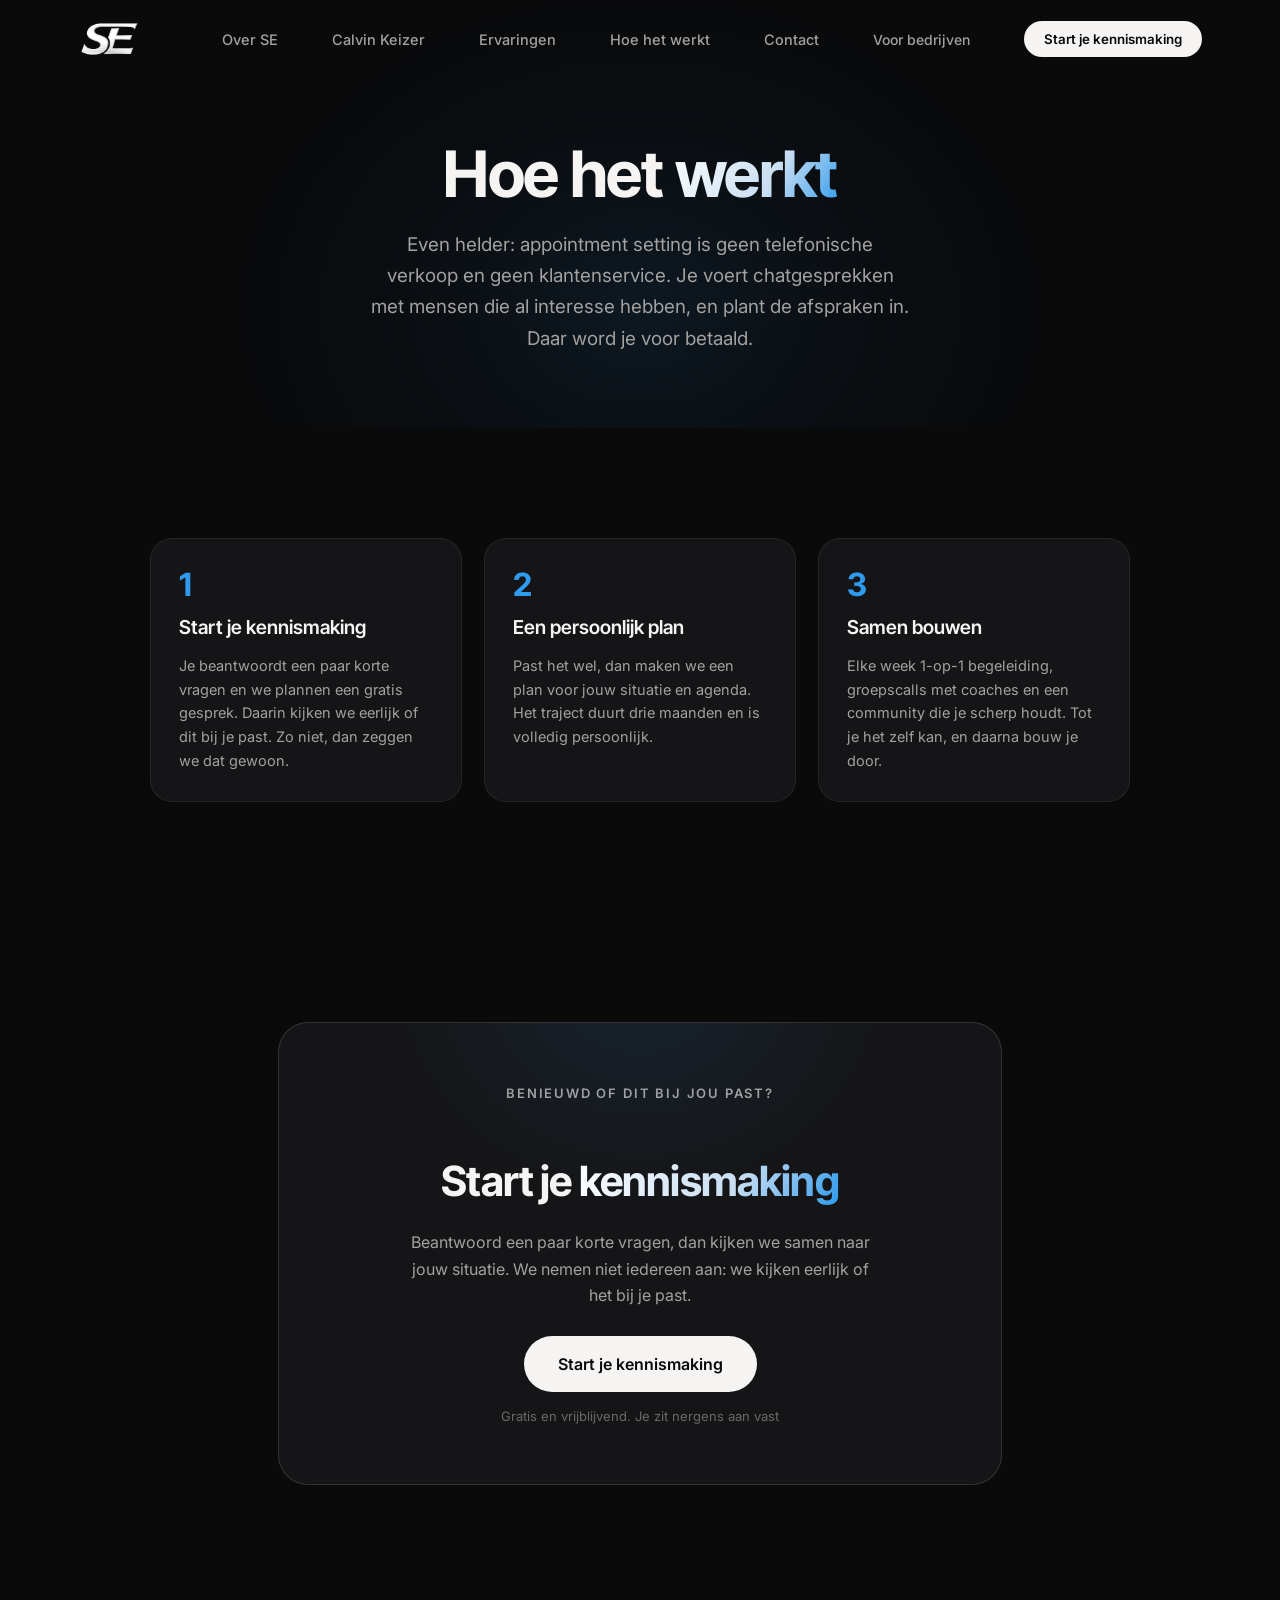
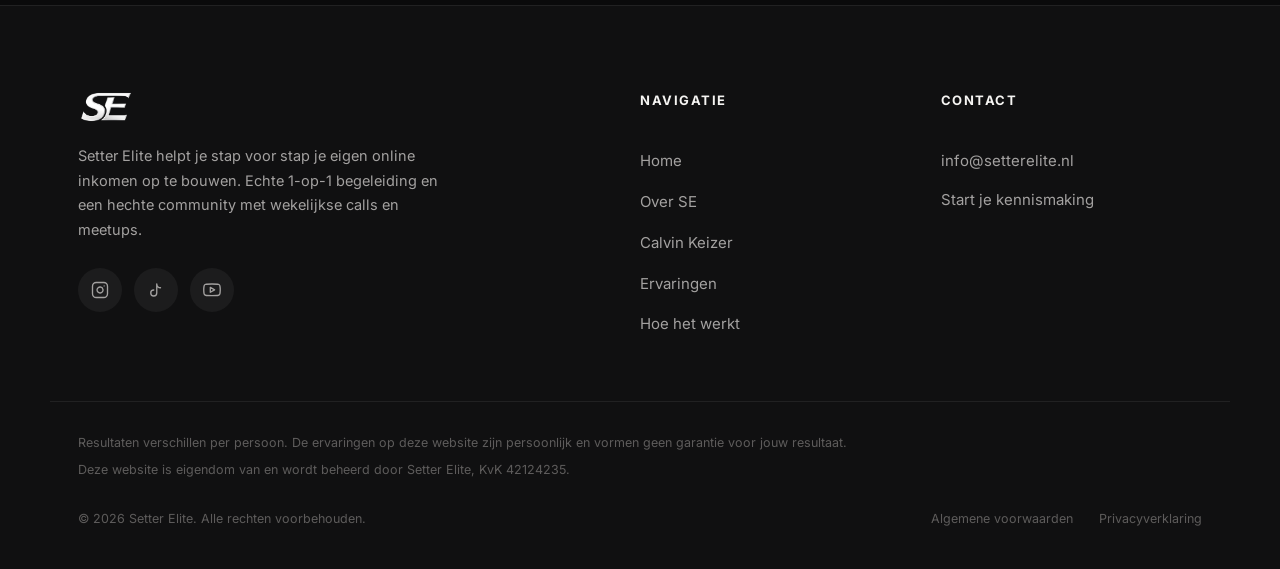
<file: hoe-het-werkt.html>
<!DOCTYPE html>
<html lang="nl">
<head>
    <meta charset="UTF-8">
    <!-- Google tag (gtag.js) -->
    <script async src="https://www.googletagmanager.com/gtag/js?id=G-WV6FJV6LP4"></script>
    <script>
      window.dataLayer = window.dataLayer || [];
      function gtag(){dataLayer.push(arguments);}
      gtag('js', new Date());

      gtag('config', 'G-WV6FJV6LP4');
    </script>
    <meta name="viewport" content="width=device-width, initial-scale=1.0">
    <title>Hoe het werkt | Setter Elite</title>
    <meta name="description" content="Zo werkt appointment setting en zo ziet het traject bij Setter Elite eruit: kennismaking, persoonlijk plan, samen bouwen.">
    <meta name="theme-color" content="#0a0a0a">
    <link rel="icon" href="images/logo-square.png" type="image/png">
    <link rel="preconnect" href="https://fonts.googleapis.com">
    <link rel="preconnect" href="https://fonts.gstatic.com" crossorigin>
    <link href="https://fonts.googleapis.com/css2?family=Inter:wght@400;500;600;700&family=Inter+Tight:wght@500;600;700;800&display=swap" rel="stylesheet">
    <link rel="stylesheet" href="style.css">
    <link rel="stylesheet" href="bedankt.css">
    <link rel="stylesheet" href="concept.css">
    <script type="application/ld+json">
    {
      "@context": "https://schema.org",
      "@graph": [
        {
          "@type": "Organization",
          "@id": "https://setterelite.nl/#org",
          "name": "Setter Elite",
          "url": "https://setterelite.nl",
          "logo": "https://setterelite.nl/images/logo-square.png",
          "email": "info@setterelite.nl",
          "identifier": "KvK 42124235",
          "description": "Setter Elite helpt je stap voor stap je eigen online inkomen op te bouwen met appointment setting. Echte 1-op-1 begeleiding en een hechte community.",
          "founder": { "@id": "https://setterelite.nl/#calvin" },
          "sameAs": [
            "https://www.instagram.com/calvinkeizerr/",
            "https://www.youtube.com/@calvinkeizerrr",
            "https://www.tiktok.com/@calvinkeizer"
          ]
        },
        {
          "@type": "Person",
          "@id": "https://setterelite.nl/#calvin",
          "name": "Calvin Keizer",
          "url": "https://setterelite.nl/calvin-keizer",
          "image": "https://setterelite.nl/images/founder-avatar.jpg",
          "jobTitle": "Founder",
          "worksFor": { "@id": "https://setterelite.nl/#org" },
          "description": "Founder van Setter Elite. Helpt mensen hun eerste online inkomen opbouwen met appointment setting.",
          "sameAs": [
            "https://www.instagram.com/calvinkeizerr/",
            "https://www.youtube.com/@calvinkeizerrr",
            "https://www.tiktok.com/@calvinkeizer"
          ]
        }
      ]
    }
    </script>
</head>
<body>
    <!-- Navigation -->
    <nav class="navbar" id="navbar">
        <div class="container nav-container">
            <a href="/" class="nav-logo">
                <img src="images/logo-mark.png" alt="Setter Elite">
            </a>
            <ul class="nav-links">
                <li><a href="over-se" class="nav-bedrijven">Over SE</a></li>
                <li><a href="calvin-keizer" class="nav-bedrijven">Calvin Keizer</a></li>
                <li><a href="ervaringen" class="nav-bedrijven">Ervaringen</a></li>
                <li><a href="hoe-het-werkt" class="nav-bedrijven">Hoe het werkt</a></li>
                <li><a href="mailto:info@setterelite.nl" class="nav-bedrijven">Contact</a></li>
                <li><button data-tf-popup="eON1zqre" data-tf-keep-session data-tf-medium="snippet" class="nav-bedrijven">Voor bedrijven</button></li>
                <li><button data-tf-popup="dxtzpOeh" data-tf-keep-session data-tf-medium="snippet" class="nav-cta">Start je kennismaking</button></li>
            </ul>
        </div>
    </nav>

    <!-- Hoe het werkt -->
    <header class="hero sc-hero page-hero">
        <div class="hero-glow"></div>
        <div class="container">
            <div class="sc-hero-inner reveal">
                <h1>Hoe het <span class="text-gradient">werkt</span></h1>
                <p class="hero-subtitle">Even helder: appointment setting is geen telefonische verkoop en geen klantenservice. Je voert chatgesprekken met mensen die al interesse hebben, en plant de afspraken in. Daar word je voor betaald.</p>
            </div>
        </div>
    </header>

    <section class="section">
        <div class="container">
            <div class="sc-calltypes hw-steps">
                <div class="sc-calltype reveal">
                    <span class="cred-value hw-num">1</span>
                    <h3>Start je kennismaking</h3>
                    <p>Je beantwoordt een paar korte vragen en we plannen een gratis gesprek. Daarin kijken we eerlijk of dit bij je past. Zo niet, dan zeggen we dat gewoon.</p>
                </div>
                <div class="sc-calltype reveal">
                    <span class="cred-value hw-num">2</span>
                    <h3>Een persoonlijk plan</h3>
                    <p>Past het wel, dan maken we een plan voor jouw situatie en agenda. Het traject duurt drie maanden en is volledig persoonlijk.</p>
                </div>
                <div class="sc-calltype reveal">
                    <span class="cred-value hw-num">3</span>
                    <h3>Samen bouwen</h3>
                    <p>Elke week 1-op-1 begeleiding, groepscalls met coaches en een community die je scherp houdt. Tot je het zelf kan, en daarna bouw je door.</p>
                </div>
            </div>
        </div>
    </section>

    <!-- Afsluiting -->
    <section class="section cta-section">
        <div class="container container-narrow">
            <div class="sc-final-cta reveal">
                <p class="section-label">Benieuwd of dit bij jou past?</p>
                <h2>Start je <span class="text-gradient">kennismaking</span></h2>
                <p>Beantwoord een paar korte vragen, dan kijken we samen naar jouw situatie. We nemen niet iedereen aan: we kijken eerlijk of het bij je past.</p>
                <button data-tf-popup="dxtzpOeh" data-tf-keep-session data-tf-medium="snippet" class="btn btn-primary btn-xl">Start je kennismaking</button>
                <span class="sc-cta-sub">Gratis en vrijblijvend. Je zit nergens aan vast</span>
            </div>
        </div>
    </section>

    <!-- Footer -->
    <footer class="footer f2">
        <div class="container f2-top">
            <div class="f2-brand">
                <img src="images/logo-mark.png" alt="Setter Elite" class="footer-logo">
                <p>Setter Elite helpt je stap voor stap je eigen online inkomen op te bouwen. Echte 1-op-1 begeleiding en een hechte community met wekelijkse calls en meetups.</p>
                <div class="f2-socials">
                    <a href="https://www.instagram.com/calvinkeizerr/" class="f2-social" aria-label="Instagram" target="_blank" rel="noopener"><svg viewBox="0 0 24 24" fill="none" stroke="currentColor" stroke-width="1.8" stroke-linecap="round" stroke-linejoin="round"><rect x="2" y="2" width="20" height="20" rx="5"/><path d="M16 11.37A4 4 0 1 1 12.63 8 4 4 0 0 1 16 11.37z"/><line x1="17.5" y1="6.5" x2="17.51" y2="6.5"/></svg></a>
                    <a href="https://www.tiktok.com/@calvinkeizer" class="f2-social" aria-label="TikTok" target="_blank" rel="noopener"><svg viewBox="0 0 24 24" fill="none" stroke="currentColor" stroke-width="1.8" stroke-linecap="round" stroke-linejoin="round"><path d="M9 12a4 4 0 1 0 4 4V4a5 5 0 0 0 5 5"/></svg></a>
                    <a href="https://www.youtube.com/@calvinkeizerrr" class="f2-social" aria-label="YouTube" target="_blank" rel="noopener"><svg viewBox="0 0 24 24" fill="none" stroke="currentColor" stroke-width="1.8" stroke-linecap="round" stroke-linejoin="round"><path d="M22.54 6.42a2.78 2.78 0 0 0-1.94-2C18.88 4 12 4 12 4s-6.88 0-8.6.46a2.78 2.78 0 0 0-1.94 2A29 29 0 0 0 1 11.75a29 29 0 0 0 .46 5.33A2.78 2.78 0 0 0 3.4 19c1.72.46 8.6.46 8.6.46s6.88 0 8.6-.46a2.78 2.78 0 0 0 1.94-1.92 29 29 0 0 0 .46-5.33 29 29 0 0 0-.46-5.33z"/><polygon points="9.75 15.02 15.5 11.75 9.75 8.48 9.75 15.02"/></svg></a>
                </div>
            </div>
            <div class="f2-col">
                <p class="f2-heading">Navigatie</p>
                <a href="/">Home</a>
                <a href="over-se">Over SE</a>
                <a href="calvin-keizer">Calvin Keizer</a>
                <a href="ervaringen">Ervaringen</a>
                <a href="hoe-het-werkt">Hoe het werkt</a>
            </div>
            <div class="f2-col">
                <p class="f2-heading">Contact</p>
                <a href="mailto:info@setterelite.nl">info@setterelite.nl</a>
                <button data-tf-popup="dxtzpOeh" data-tf-keep-session data-tf-medium="snippet" class="f2-cta-link">Start je kennismaking</button>
            </div>
        </div>
        <div class="container f2-legal">
            <p>Resultaten verschillen per persoon. De ervaringen op deze website zijn persoonlijk en vormen geen garantie voor jouw resultaat.</p>
            <p>Deze website is eigendom van en wordt beheerd door Setter Elite, KvK 42124235.</p>
        </div>
        <div class="container f2-bottom">
            <p>&copy; 2026 Setter Elite. Alle rechten voorbehouden.</p>
            <div class="f2-bottom-links">
                <a href="algemene-voorwaarden">Algemene voorwaarden</a>
                <a href="privacybeleid">Privacyverklaring</a>
            </div>
        </div>
    </footer>

    <!-- Sticky mobile CTA -->
    <button data-tf-popup="dxtzpOeh" data-tf-keep-session data-tf-medium="snippet" class="mobile-cta">Start je kennismaking</button>

    <script>
    (function () {
        /* f2-socials-guard */
        document.querySelectorAll('.f2-social').forEach(function (el) {
            var h = el.getAttribute('href');
            if (h === 'IG_URL' || h === 'TT_URL') { el.style.display = 'none'; }
        });
        var am = document.getElementById('aftermovieLink');
        if (am && am.getAttribute('href') === 'AFTERMOVIE_URL') { am.style.display = 'none'; }
        var qs = new URLSearchParams(location.search);
        var bron = qs.get('s') || qs.get('src') || 'website';
        bron = bron.toLowerCase().replace(/[^a-z0-9_-]/g, '').slice(0, 40) || 'website';
        document.querySelectorAll('[data-tf-widget], [data-tf-popup]').forEach(function (el) {
            el.setAttribute('data-tf-hidden', 's=' + bron);
        });
        var s = document.createElement('script');
        s.src = 'https://embed.typeform.com/next/embed.js';
        document.body.appendChild(s);
    })();
    </script>
    <script src="script.js"></script>

    <script>
    document.addEventListener('click', function (e) {
        var el = e.target.closest('[data-tf-popup]');
        if (!el || typeof gtag !== 'function') return;
        var qs = new URLSearchParams(location.search);
        var bron = (qs.get('s') || qs.get('src') || 'website').toLowerCase().replace(/[^a-z0-9_-]/g, '').slice(0, 40) || 'website';
        gtag('event', 'typeform_open', {
            form_id: el.getAttribute('data-tf-popup'),
            bron: bron,
            pagina: location.pathname
        });
    });
    </script>
</body>
</html>
</file>
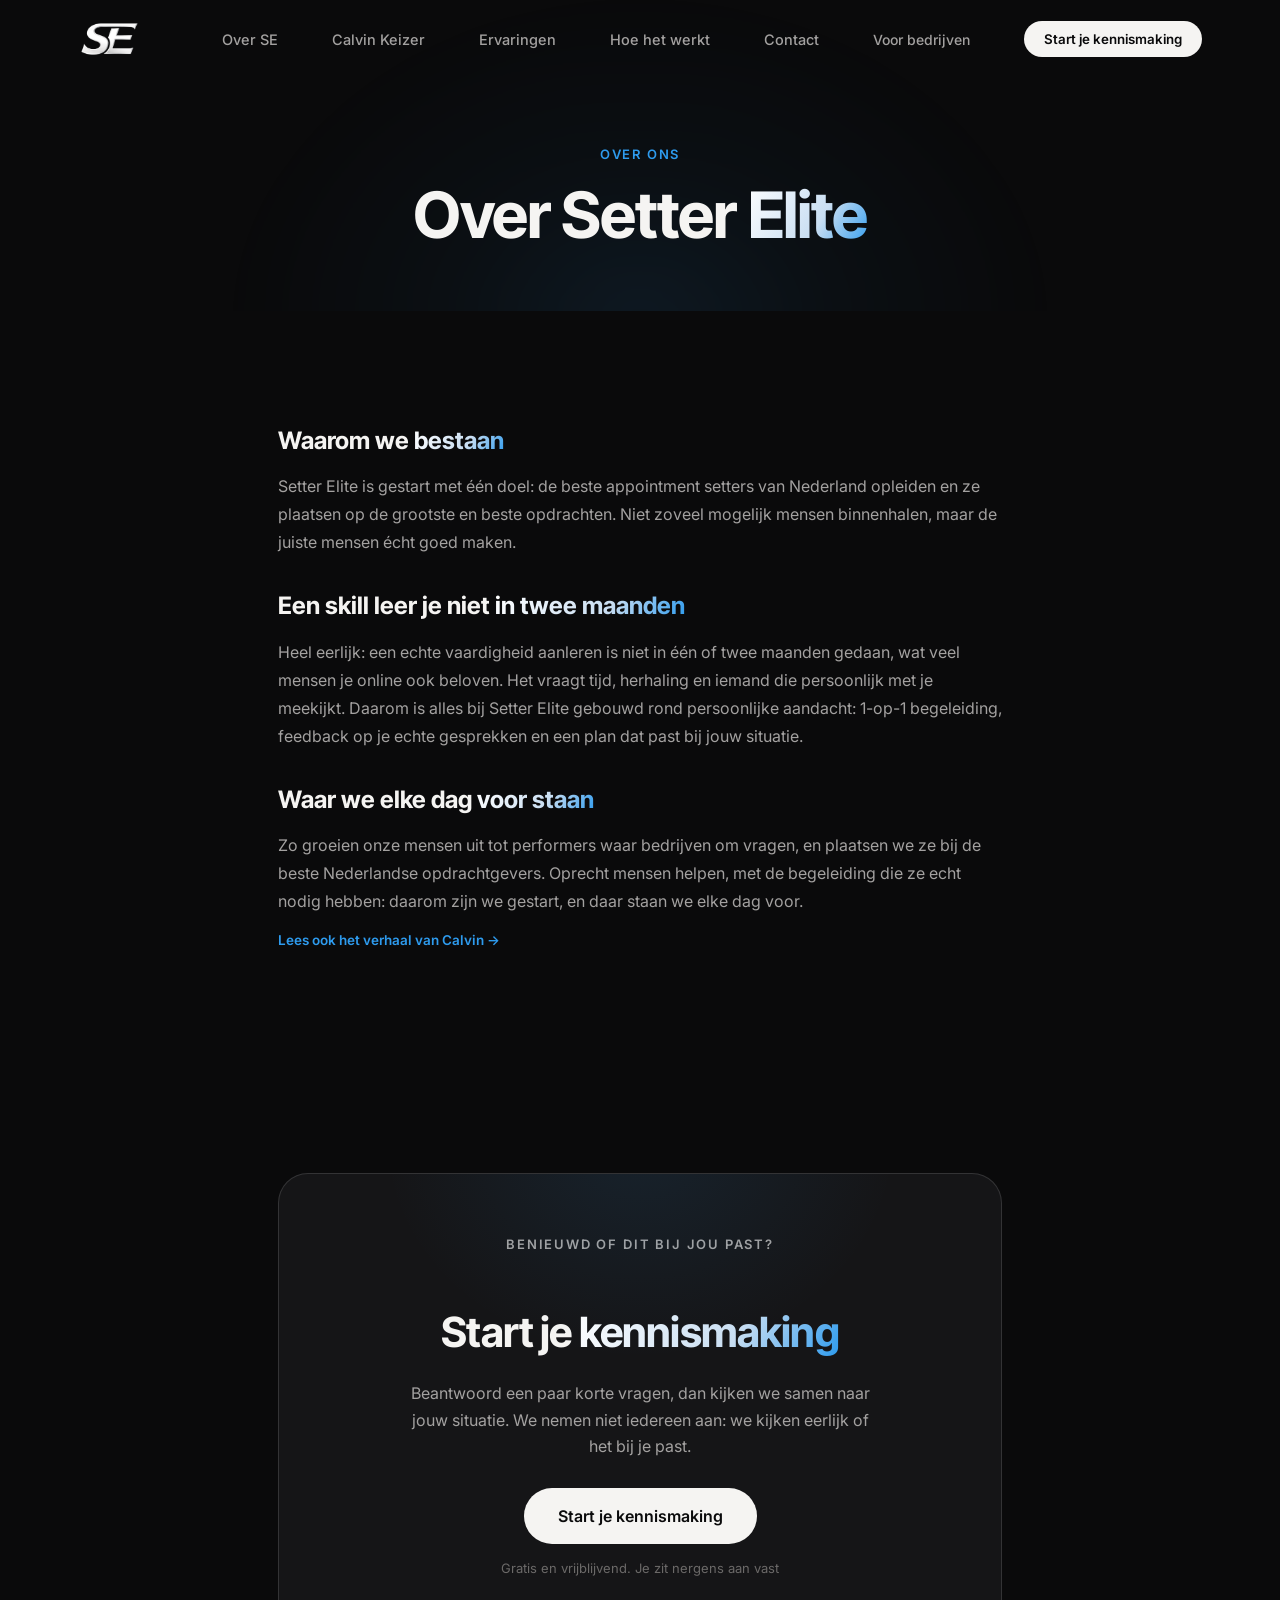
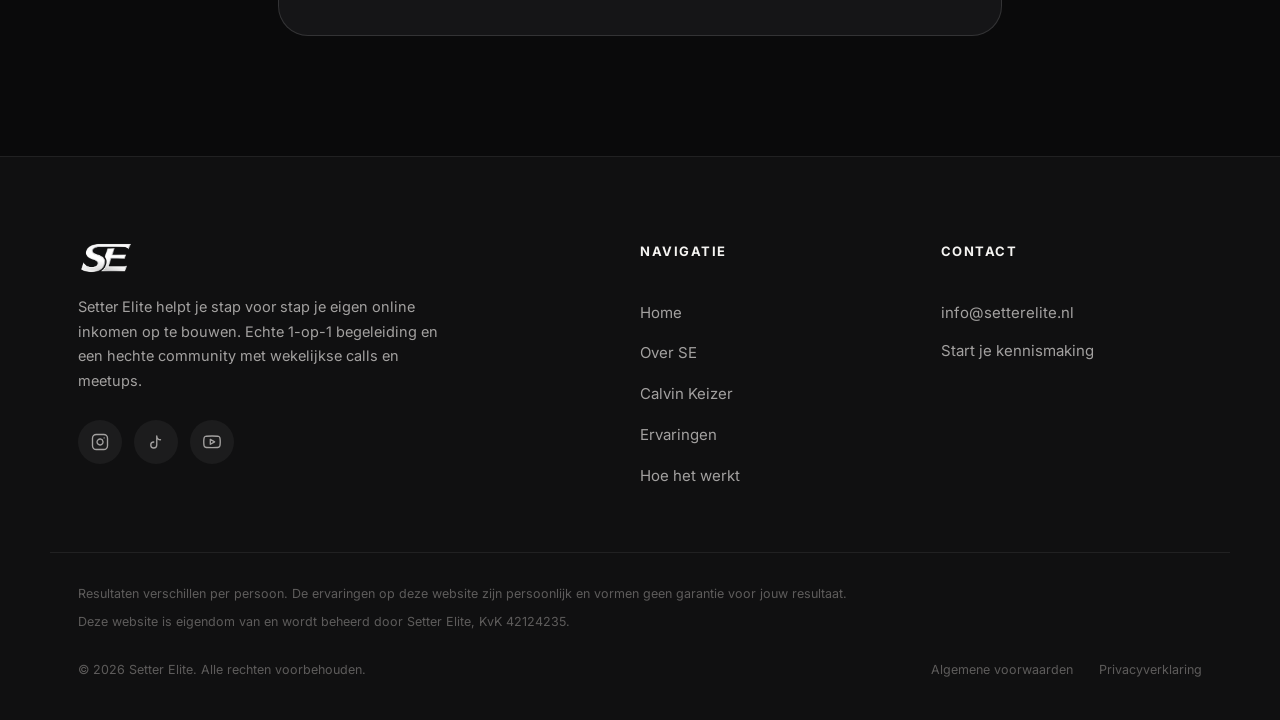
<file: over-se.html>
<!DOCTYPE html>
<html lang="nl">
<head>
    <meta charset="UTF-8">
    <!-- Google tag (gtag.js) -->
    <script async src="https://www.googletagmanager.com/gtag/js?id=G-WV6FJV6LP4"></script>
    <script>
      window.dataLayer = window.dataLayer || [];
      function gtag(){dataLayer.push(arguments);}
      gtag('js', new Date());

      gtag('config', 'G-WV6FJV6LP4');
    </script>
    <meta name="viewport" content="width=device-width, initial-scale=1.0">
    <title>Over Setter Elite</title>
    <meta name="description" content="Waarom Setter Elite bestaat: de beste appointment setters van Nederland opleiden en plaatsen bij de beste opdrachtgevers, met echte persoonlijke begeleiding.">
    <meta name="theme-color" content="#0a0a0a">
    <link rel="icon" href="images/logo-square.png" type="image/png">
    <link rel="preconnect" href="https://fonts.googleapis.com">
    <link rel="preconnect" href="https://fonts.gstatic.com" crossorigin>
    <link href="https://fonts.googleapis.com/css2?family=Inter:wght@400;500;600;700&family=Inter+Tight:wght@500;600;700;800&display=swap" rel="stylesheet">
    <link rel="stylesheet" href="style.css">
    <link rel="stylesheet" href="bedankt.css">
    <link rel="stylesheet" href="concept.css">
    <script type="application/ld+json">
    {
      "@context": "https://schema.org",
      "@graph": [
        {
          "@type": "Organization",
          "@id": "https://setterelite.nl/#org",
          "name": "Setter Elite",
          "url": "https://setterelite.nl",
          "logo": "https://setterelite.nl/images/logo-square.png",
          "email": "info@setterelite.nl",
          "identifier": "KvK 42124235",
          "description": "Setter Elite helpt je stap voor stap je eigen online inkomen op te bouwen met appointment setting. Echte 1-op-1 begeleiding en een hechte community.",
          "founder": { "@id": "https://setterelite.nl/#calvin" },
          "sameAs": [
            "https://www.instagram.com/calvinkeizerr/",
            "https://www.youtube.com/@calvinkeizerrr",
            "https://www.tiktok.com/@calvinkeizer"
          ]
        },
        {
          "@type": "Person",
          "@id": "https://setterelite.nl/#calvin",
          "name": "Calvin Keizer",
          "url": "https://setterelite.nl/calvin-keizer",
          "image": "https://setterelite.nl/images/founder-avatar.jpg",
          "jobTitle": "Founder",
          "worksFor": { "@id": "https://setterelite.nl/#org" },
          "description": "Founder van Setter Elite. Helpt mensen hun eerste online inkomen opbouwen met appointment setting.",
          "sameAs": [
            "https://www.instagram.com/calvinkeizerr/",
            "https://www.youtube.com/@calvinkeizerrr",
            "https://www.tiktok.com/@calvinkeizer"
          ]
        }
      ]
    }
    </script>
</head>
<body>
    <!-- Navigation -->
    <nav class="navbar" id="navbar">
        <div class="container nav-container">
            <a href="/" class="nav-logo">
                <img src="images/logo-mark.png" alt="Setter Elite">
            </a>
            <ul class="nav-links">
                <li><a href="over-se" class="nav-bedrijven">Over SE</a></li>
                <li><a href="calvin-keizer" class="nav-bedrijven">Calvin Keizer</a></li>
                <li><a href="ervaringen" class="nav-bedrijven">Ervaringen</a></li>
                <li><a href="hoe-het-werkt" class="nav-bedrijven">Hoe het werkt</a></li>
                <li><a href="mailto:info@setterelite.nl" class="nav-bedrijven">Contact</a></li>
                <li><button data-tf-popup="eON1zqre" data-tf-keep-session data-tf-medium="snippet" class="nav-bedrijven">Voor bedrijven</button></li>
                <li><button data-tf-popup="dxtzpOeh" data-tf-keep-session data-tf-medium="snippet" class="nav-cta">Start je kennismaking</button></li>
            </ul>
        </div>
    </nav>

    <!-- Over Setter Elite -->
    <header class="hero sc-hero page-hero">
        <div class="hero-glow"></div>
        <div class="container">
            <div class="sc-hero-inner reveal">
                <p class="section-label">Over ons</p>
                <h1>Over Setter <span class="text-gradient">Elite</span></h1>
            </div>
        </div>
    </header>

    <section class="section">
        <div class="container container-narrow">
            <div class="founder-text reveal">
                <h2>Waarom we <span class="text-gradient">bestaan</span></h2>
                <p>Setter Elite is gestart met één doel: de beste appointment setters van Nederland opleiden en ze plaatsen op de grootste en beste opdrachten. Niet zoveel mogelijk mensen binnenhalen, maar de juiste mensen écht goed maken.</p>
                <h2>Een skill leer je niet <span class="text-gradient">in twee maanden</span></h2>
                <p>Heel eerlijk: een echte vaardigheid aanleren is niet in één of twee maanden gedaan, wat veel mensen je online ook beloven. Het vraagt tijd, herhaling en iemand die persoonlijk met je meekijkt. Daarom is alles bij Setter Elite gebouwd rond persoonlijke aandacht: 1-op-1 begeleiding, feedback op je echte gesprekken en een plan dat past bij jouw situatie.</p>
                <h2>Waar we elke dag <span class="text-gradient">voor staan</span></h2>
                <p>Zo groeien onze mensen uit tot performers waar bedrijven om vragen, en plaatsen we ze bij de beste Nederlandse opdrachtgevers. Oprecht mensen helpen, met de begeleiding die ze echt nodig hebben: daarom zijn we gestart, en daar staan we elke dag voor.</p>
                <p><a href="calvin-keizer" class="trust-link">Lees ook het verhaal van Calvin →</a></p>
            </div>
        </div>
    </section>

    <!-- Afsluiting -->
    <section class="section cta-section">
        <div class="container container-narrow">
            <div class="sc-final-cta reveal">
                <p class="section-label">Benieuwd of dit bij jou past?</p>
                <h2>Start je <span class="text-gradient">kennismaking</span></h2>
                <p>Beantwoord een paar korte vragen, dan kijken we samen naar jouw situatie. We nemen niet iedereen aan: we kijken eerlijk of het bij je past.</p>
                <button data-tf-popup="dxtzpOeh" data-tf-keep-session data-tf-medium="snippet" class="btn btn-primary btn-xl">Start je kennismaking</button>
                <span class="sc-cta-sub">Gratis en vrijblijvend. Je zit nergens aan vast</span>
            </div>
        </div>
    </section>

    <!-- Footer -->
    <footer class="footer f2">
        <div class="container f2-top">
            <div class="f2-brand">
                <img src="images/logo-mark.png" alt="Setter Elite" class="footer-logo">
                <p>Setter Elite helpt je stap voor stap je eigen online inkomen op te bouwen. Echte 1-op-1 begeleiding en een hechte community met wekelijkse calls en meetups.</p>
                <div class="f2-socials">
                    <a href="https://www.instagram.com/calvinkeizerr/" class="f2-social" aria-label="Instagram" target="_blank" rel="noopener"><svg viewBox="0 0 24 24" fill="none" stroke="currentColor" stroke-width="1.8" stroke-linecap="round" stroke-linejoin="round"><rect x="2" y="2" width="20" height="20" rx="5"/><path d="M16 11.37A4 4 0 1 1 12.63 8 4 4 0 0 1 16 11.37z"/><line x1="17.5" y1="6.5" x2="17.51" y2="6.5"/></svg></a>
                    <a href="https://www.tiktok.com/@calvinkeizer" class="f2-social" aria-label="TikTok" target="_blank" rel="noopener"><svg viewBox="0 0 24 24" fill="none" stroke="currentColor" stroke-width="1.8" stroke-linecap="round" stroke-linejoin="round"><path d="M9 12a4 4 0 1 0 4 4V4a5 5 0 0 0 5 5"/></svg></a>
                    <a href="https://www.youtube.com/@calvinkeizerrr" class="f2-social" aria-label="YouTube" target="_blank" rel="noopener"><svg viewBox="0 0 24 24" fill="none" stroke="currentColor" stroke-width="1.8" stroke-linecap="round" stroke-linejoin="round"><path d="M22.54 6.42a2.78 2.78 0 0 0-1.94-2C18.88 4 12 4 12 4s-6.88 0-8.6.46a2.78 2.78 0 0 0-1.94 2A29 29 0 0 0 1 11.75a29 29 0 0 0 .46 5.33A2.78 2.78 0 0 0 3.4 19c1.72.46 8.6.46 8.6.46s6.88 0 8.6-.46a2.78 2.78 0 0 0 1.94-1.92 29 29 0 0 0 .46-5.33 29 29 0 0 0-.46-5.33z"/><polygon points="9.75 15.02 15.5 11.75 9.75 8.48 9.75 15.02"/></svg></a>
                </div>
            </div>
            <div class="f2-col">
                <p class="f2-heading">Navigatie</p>
                <a href="/">Home</a>
                <a href="over-se">Over SE</a>
                <a href="calvin-keizer">Calvin Keizer</a>
                <a href="ervaringen">Ervaringen</a>
                <a href="hoe-het-werkt">Hoe het werkt</a>
            </div>
            <div class="f2-col">
                <p class="f2-heading">Contact</p>
                <a href="mailto:info@setterelite.nl">info@setterelite.nl</a>
                <button data-tf-popup="dxtzpOeh" data-tf-keep-session data-tf-medium="snippet" class="f2-cta-link">Start je kennismaking</button>
            </div>
        </div>
        <div class="container f2-legal">
            <p>Resultaten verschillen per persoon. De ervaringen op deze website zijn persoonlijk en vormen geen garantie voor jouw resultaat.</p>
            <p>Deze website is eigendom van en wordt beheerd door Setter Elite, KvK 42124235.</p>
        </div>
        <div class="container f2-bottom">
            <p>&copy; 2026 Setter Elite. Alle rechten voorbehouden.</p>
            <div class="f2-bottom-links">
                <a href="algemene-voorwaarden">Algemene voorwaarden</a>
                <a href="privacybeleid">Privacyverklaring</a>
            </div>
        </div>
    </footer>

    <!-- Sticky mobile CTA -->
    <button data-tf-popup="dxtzpOeh" data-tf-keep-session data-tf-medium="snippet" class="mobile-cta">Start je kennismaking</button>

    <script>
    (function () {
        /* f2-socials-guard */
        document.querySelectorAll('.f2-social').forEach(function (el) {
            var h = el.getAttribute('href');
            if (h === 'IG_URL' || h === 'TT_URL') { el.style.display = 'none'; }
        });
        var am = document.getElementById('aftermovieLink');
        if (am && am.getAttribute('href') === 'AFTERMOVIE_URL') { am.style.display = 'none'; }
        var qs = new URLSearchParams(location.search);
        var bron = qs.get('s') || qs.get('src') || 'website';
        bron = bron.toLowerCase().replace(/[^a-z0-9_-]/g, '').slice(0, 40) || 'website';
        document.querySelectorAll('[data-tf-widget], [data-tf-popup]').forEach(function (el) {
            el.setAttribute('data-tf-hidden', 's=' + bron);
        });
        var s = document.createElement('script');
        s.src = 'https://embed.typeform.com/next/embed.js';
        document.body.appendChild(s);
    })();
    </script>
    <script src="script.js"></script>

    <script>
    document.addEventListener('click', function (e) {
        var el = e.target.closest('[data-tf-popup]');
        if (!el || typeof gtag !== 'function') return;
        var qs = new URLSearchParams(location.search);
        var bron = (qs.get('s') || qs.get('src') || 'website').toLowerCase().replace(/[^a-z0-9_-]/g, '').slice(0, 40) || 'website';
        gtag('event', 'typeform_open', {
            form_id: el.getAttribute('data-tf-popup'),
            bron: bron,
            pagina: location.pathname
        });
    });
    </script>
</body>
</html>
</file>
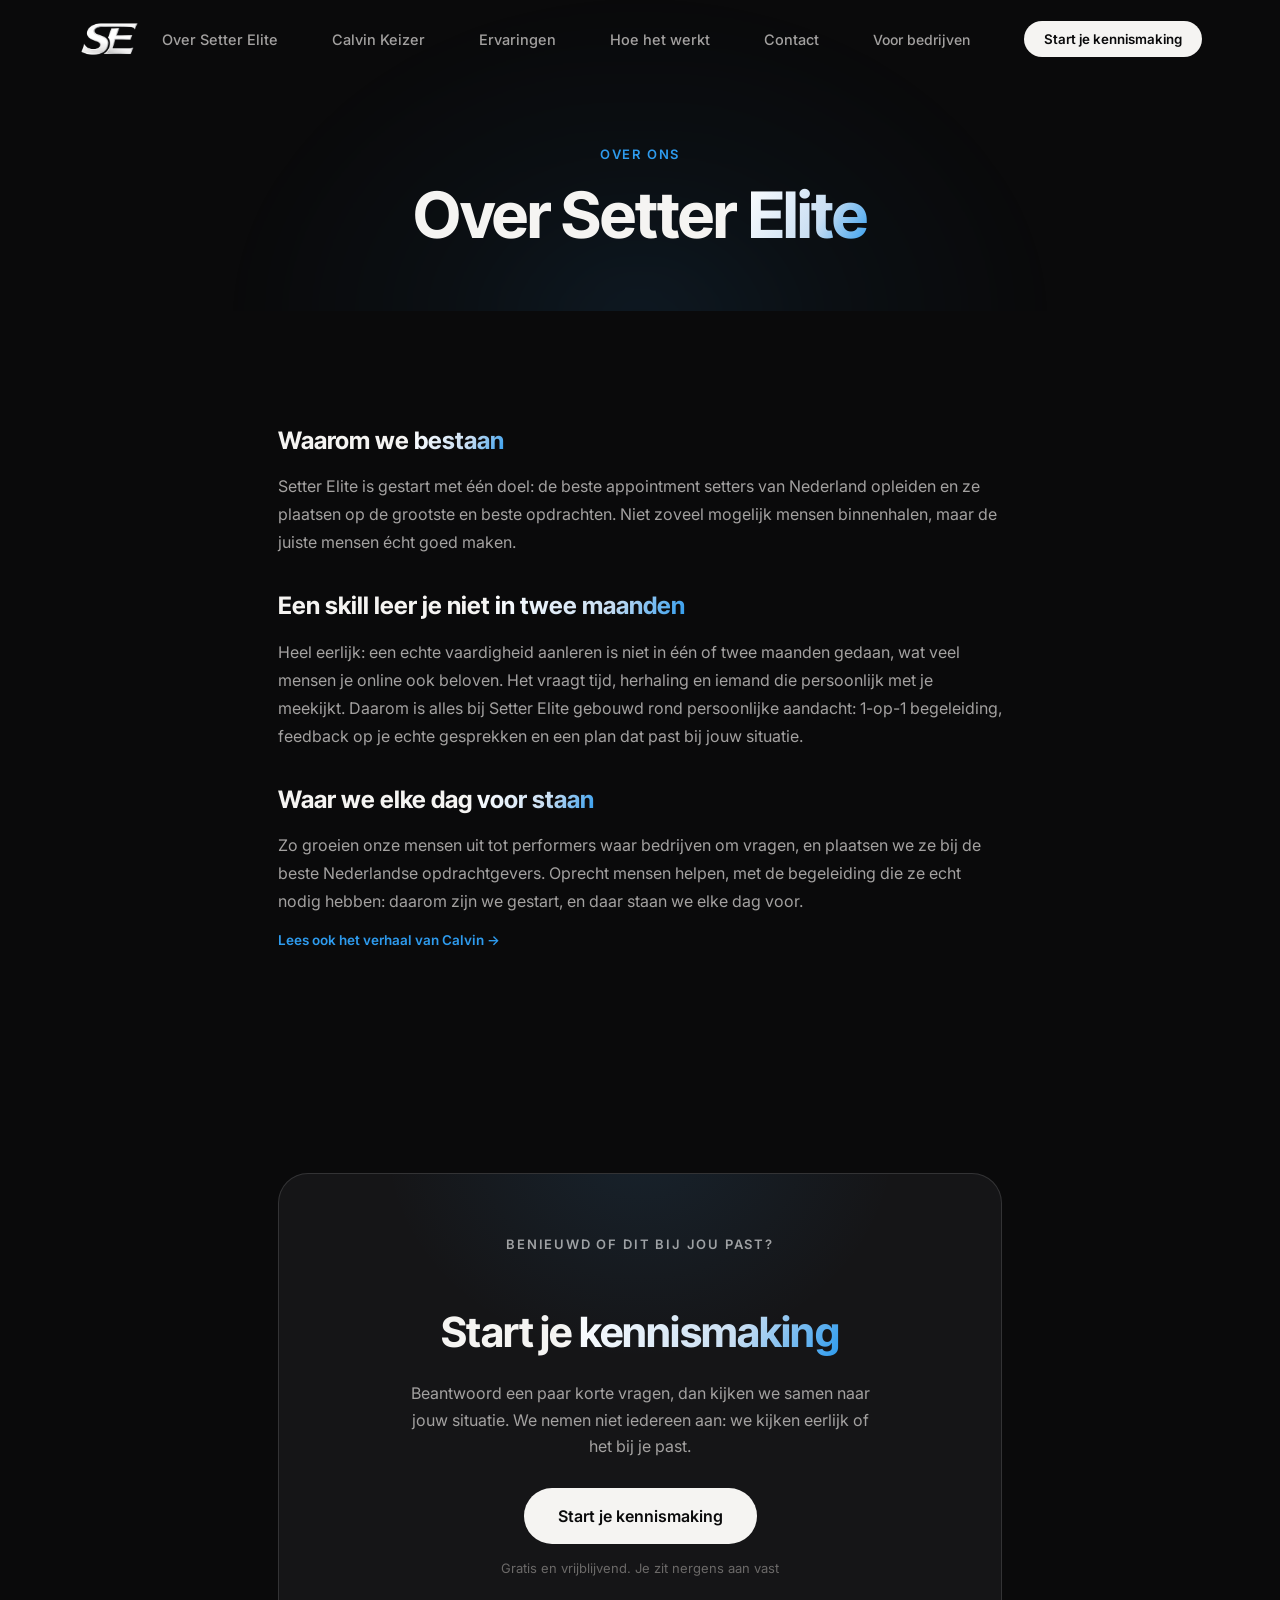
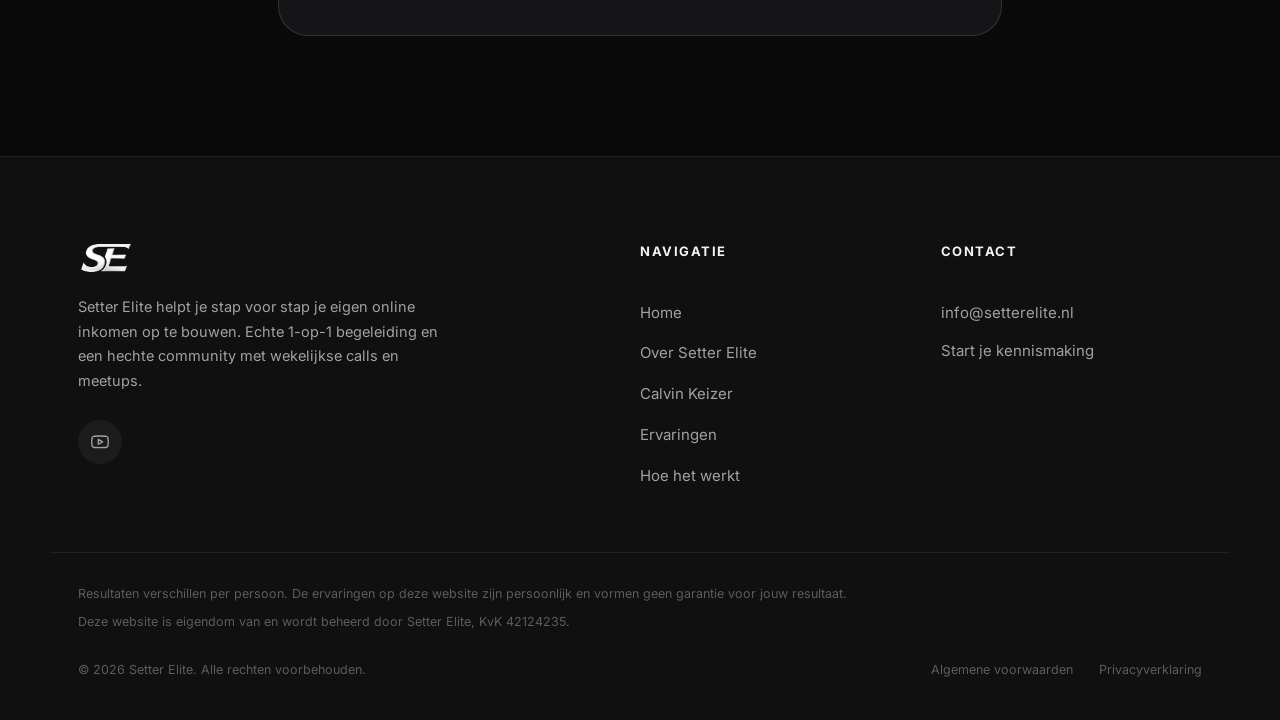
<file: over-setter-elite.html>
<!DOCTYPE html>
<html lang="nl">
<head>
    <meta charset="UTF-8">
    <meta name="viewport" content="width=device-width, initial-scale=1.0">
    <title>Over Setter Elite</title>
    <meta name="description" content="Waarom Setter Elite bestaat: de beste appointment setters van Nederland opleiden en plaatsen bij de beste opdrachtgevers, met echte persoonlijke begeleiding.">
    <meta name="theme-color" content="#0a0a0a">
    <link rel="icon" href="images/logo-square.png" type="image/png">
    <link rel="preconnect" href="https://fonts.googleapis.com">
    <link rel="preconnect" href="https://fonts.gstatic.com" crossorigin>
    <link href="https://fonts.googleapis.com/css2?family=Inter:wght@400;500;600;700&family=Inter+Tight:wght@500;600;700;800&display=swap" rel="stylesheet">
    <link rel="stylesheet" href="style.css">
    <link rel="stylesheet" href="bedankt.css">
    <link rel="stylesheet" href="concept.css">
</head>
<body>
    <!-- Navigation -->
    <nav class="navbar" id="navbar">
        <div class="container nav-container">
            <a href="index.html" class="nav-logo">
                <img src="images/logo-mark.png" alt="Setter Elite">
            </a>
            <ul class="nav-links">
                <li><a href="over-setter-elite.html" class="nav-bedrijven">Over Setter Elite</a></li>
                <li><a href="calvin-keizer.html" class="nav-bedrijven">Calvin Keizer</a></li>
                <li><a href="ervaringen.html" class="nav-bedrijven">Ervaringen</a></li>
                <li><a href="hoe-het-werkt.html" class="nav-bedrijven">Hoe het werkt</a></li>
                <li><a href="mailto:info@setterelite.nl" class="nav-bedrijven">Contact</a></li>
                <li><button data-tf-popup="eON1zqre" data-tf-keep-session data-tf-medium="snippet" class="nav-bedrijven">Voor bedrijven</button></li>
                <li><button data-tf-popup="dxtzpOeh" data-tf-keep-session data-tf-medium="snippet" class="nav-cta">Start je kennismaking</button></li>
            </ul>
        </div>
    </nav>

    <!-- Over Setter Elite -->
    <header class="hero sc-hero page-hero">
        <div class="hero-glow"></div>
        <div class="container">
            <div class="sc-hero-inner reveal">
                <p class="section-label">Over ons</p>
                <h1>Over Setter <span class="text-gradient">Elite</span></h1>
            </div>
        </div>
    </header>

    <section class="section">
        <div class="container container-narrow">
            <div class="founder-text reveal">
                <h2>Waarom we <span class="text-gradient">bestaan</span></h2>
                <p>Setter Elite is gestart met één doel: de beste appointment setters van Nederland opleiden en ze plaatsen op de grootste en beste opdrachten. Niet zoveel mogelijk mensen binnenhalen, maar de juiste mensen écht goed maken.</p>
                <h2>Een skill leer je niet <span class="text-gradient">in twee maanden</span></h2>
                <p>Heel eerlijk: een echte vaardigheid aanleren is niet in één of twee maanden gedaan, wat veel mensen je online ook beloven. Het vraagt tijd, herhaling en iemand die persoonlijk met je meekijkt. Daarom is alles bij Setter Elite gebouwd rond persoonlijke aandacht: 1-op-1 begeleiding, feedback op je echte gesprekken en een plan dat past bij jouw situatie.</p>
                <h2>Waar we elke dag <span class="text-gradient">voor staan</span></h2>
                <p>Zo groeien onze mensen uit tot performers waar bedrijven om vragen, en plaatsen we ze bij de beste Nederlandse opdrachtgevers. Oprecht mensen helpen, met de begeleiding die ze echt nodig hebben: daarom zijn we gestart, en daar staan we elke dag voor.</p>
                <p><a href="calvin-keizer.html" class="trust-link">Lees ook het verhaal van Calvin →</a></p>
            </div>
        </div>
    </section>

    <!-- Afsluiting -->
    <section class="section cta-section">
        <div class="container container-narrow">
            <div class="sc-final-cta reveal">
                <p class="section-label">Benieuwd of dit bij jou past?</p>
                <h2>Start je <span class="text-gradient">kennismaking</span></h2>
                <p>Beantwoord een paar korte vragen, dan kijken we samen naar jouw situatie. We nemen niet iedereen aan: we kijken eerlijk of het bij je past.</p>
                <button data-tf-popup="dxtzpOeh" data-tf-keep-session data-tf-medium="snippet" class="btn btn-primary btn-xl">Start je kennismaking</button>
                <span class="sc-cta-sub">Gratis en vrijblijvend. Je zit nergens aan vast</span>
            </div>
        </div>
    </section>

    <!-- Footer -->
    <footer class="footer f2">
        <div class="container f2-top">
            <div class="f2-brand">
                <img src="images/logo-mark.png" alt="Setter Elite" class="footer-logo">
                <p>Setter Elite helpt je stap voor stap je eigen online inkomen op te bouwen. Echte 1-op-1 begeleiding en een hechte community met wekelijkse calls en meetups.</p>
                <div class="f2-socials">
                    <a href="IG_URL" class="f2-social" aria-label="Instagram" target="_blank" rel="noopener"><svg viewBox="0 0 24 24" fill="none" stroke="currentColor" stroke-width="1.8" stroke-linecap="round" stroke-linejoin="round"><rect x="2" y="2" width="20" height="20" rx="5"/><path d="M16 11.37A4 4 0 1 1 12.63 8 4 4 0 0 1 16 11.37z"/><line x1="17.5" y1="6.5" x2="17.51" y2="6.5"/></svg></a>
                    <a href="TT_URL" class="f2-social" aria-label="TikTok" target="_blank" rel="noopener"><svg viewBox="0 0 24 24" fill="none" stroke="currentColor" stroke-width="1.8" stroke-linecap="round" stroke-linejoin="round"><path d="M9 12a4 4 0 1 0 4 4V4a5 5 0 0 0 5 5"/></svg></a>
                    <a href="https://www.youtube.com/@calvinkeizerrr" class="f2-social" aria-label="YouTube" target="_blank" rel="noopener"><svg viewBox="0 0 24 24" fill="none" stroke="currentColor" stroke-width="1.8" stroke-linecap="round" stroke-linejoin="round"><path d="M22.54 6.42a2.78 2.78 0 0 0-1.94-2C18.88 4 12 4 12 4s-6.88 0-8.6.46a2.78 2.78 0 0 0-1.94 2A29 29 0 0 0 1 11.75a29 29 0 0 0 .46 5.33A2.78 2.78 0 0 0 3.4 19c1.72.46 8.6.46 8.6.46s6.88 0 8.6-.46a2.78 2.78 0 0 0 1.94-1.92 29 29 0 0 0 .46-5.33 29 29 0 0 0-.46-5.33z"/><polygon points="9.75 15.02 15.5 11.75 9.75 8.48 9.75 15.02"/></svg></a>
                </div>
            </div>
            <div class="f2-col">
                <p class="f2-heading">Navigatie</p>
                <a href="index.html">Home</a>
                <a href="over-setter-elite.html">Over Setter Elite</a>
                <a href="calvin-keizer.html">Calvin Keizer</a>
                <a href="ervaringen.html">Ervaringen</a>
                <a href="hoe-het-werkt.html">Hoe het werkt</a>
            </div>
            <div class="f2-col">
                <p class="f2-heading">Contact</p>
                <a href="mailto:info@setterelite.nl">info@setterelite.nl</a>
                <button data-tf-popup="dxtzpOeh" data-tf-keep-session data-tf-medium="snippet" class="f2-cta-link">Start je kennismaking</button>
            </div>
        </div>
        <div class="container f2-legal">
            <p>Resultaten verschillen per persoon. De ervaringen op deze website zijn persoonlijk en vormen geen garantie voor jouw resultaat.</p>
            <p>Deze website is eigendom van en wordt beheerd door Setter Elite, KvK 42124235.</p>
        </div>
        <div class="container f2-bottom">
            <p>&copy; 2026 Setter Elite. Alle rechten voorbehouden.</p>
            <div class="f2-bottom-links">
                <a href="algemene-voorwaarden.html">Algemene voorwaarden</a>
                <a href="privacybeleid.html">Privacyverklaring</a>
            </div>
        </div>
    </footer>

    <!-- Sticky mobile CTA -->
    <button data-tf-popup="dxtzpOeh" data-tf-keep-session data-tf-medium="snippet" class="mobile-cta">Start je kennismaking</button>

    <script>
    (function () {
        /* f2-socials-guard */
        document.querySelectorAll('.f2-social').forEach(function (el) {
            var h = el.getAttribute('href');
            if (h === 'IG_URL' || h === 'TT_URL') { el.style.display = 'none'; }
        });
        var am = document.getElementById('aftermovieLink');
        if (am && am.getAttribute('href') === 'AFTERMOVIE_URL') { am.style.display = 'none'; }
        var src = new URLSearchParams(location.search).get('src') || 'website';
        src = src.toLowerCase().replace(/[^a-z0-9_-]/g, '').slice(0, 40) || 'website';
        document.querySelectorAll('[data-tf-widget], [data-tf-popup]').forEach(function (el) {
            el.setAttribute('data-tf-hidden', 'source=' + src);
        });
        var s = document.createElement('script');
        s.src = 'https://embed.typeform.com/next/embed.js';
        document.body.appendChild(s);
    })();
    </script>
    <script src="script.js"></script>
</body>
</html>
</file>
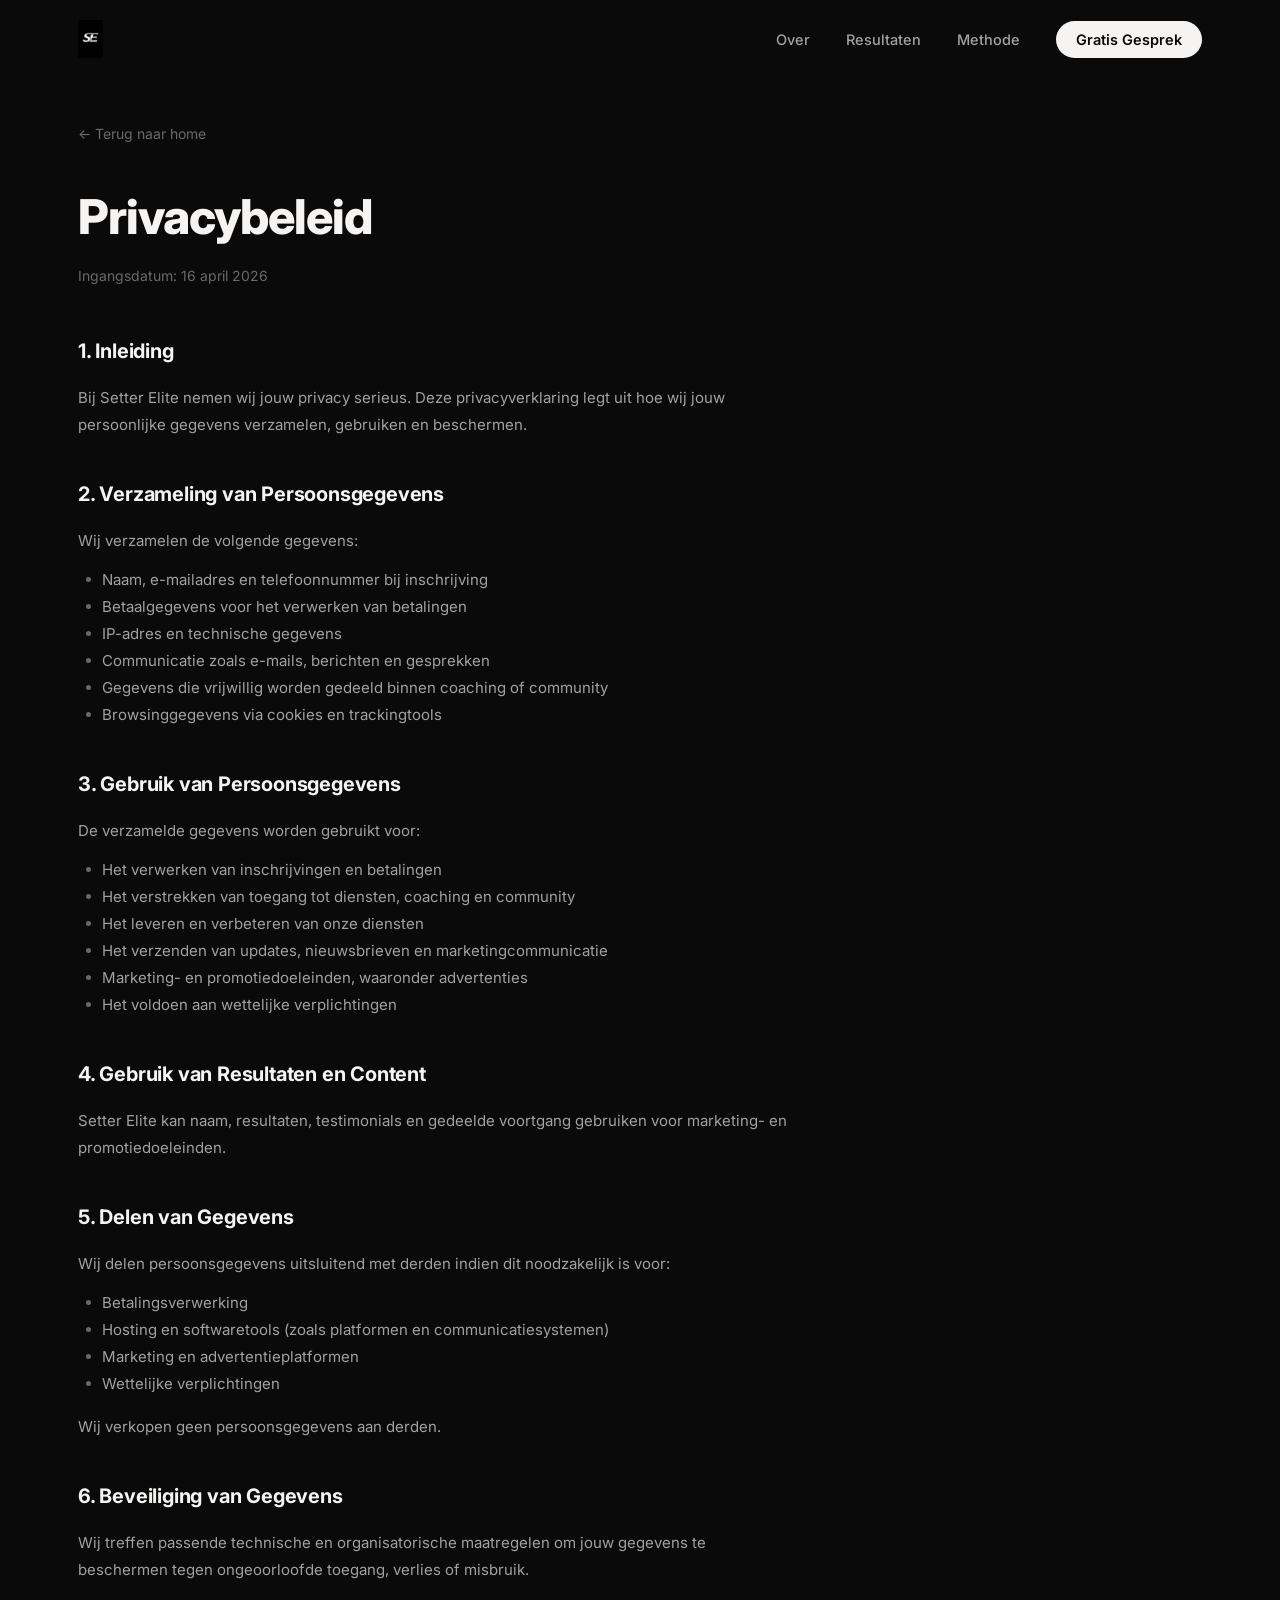
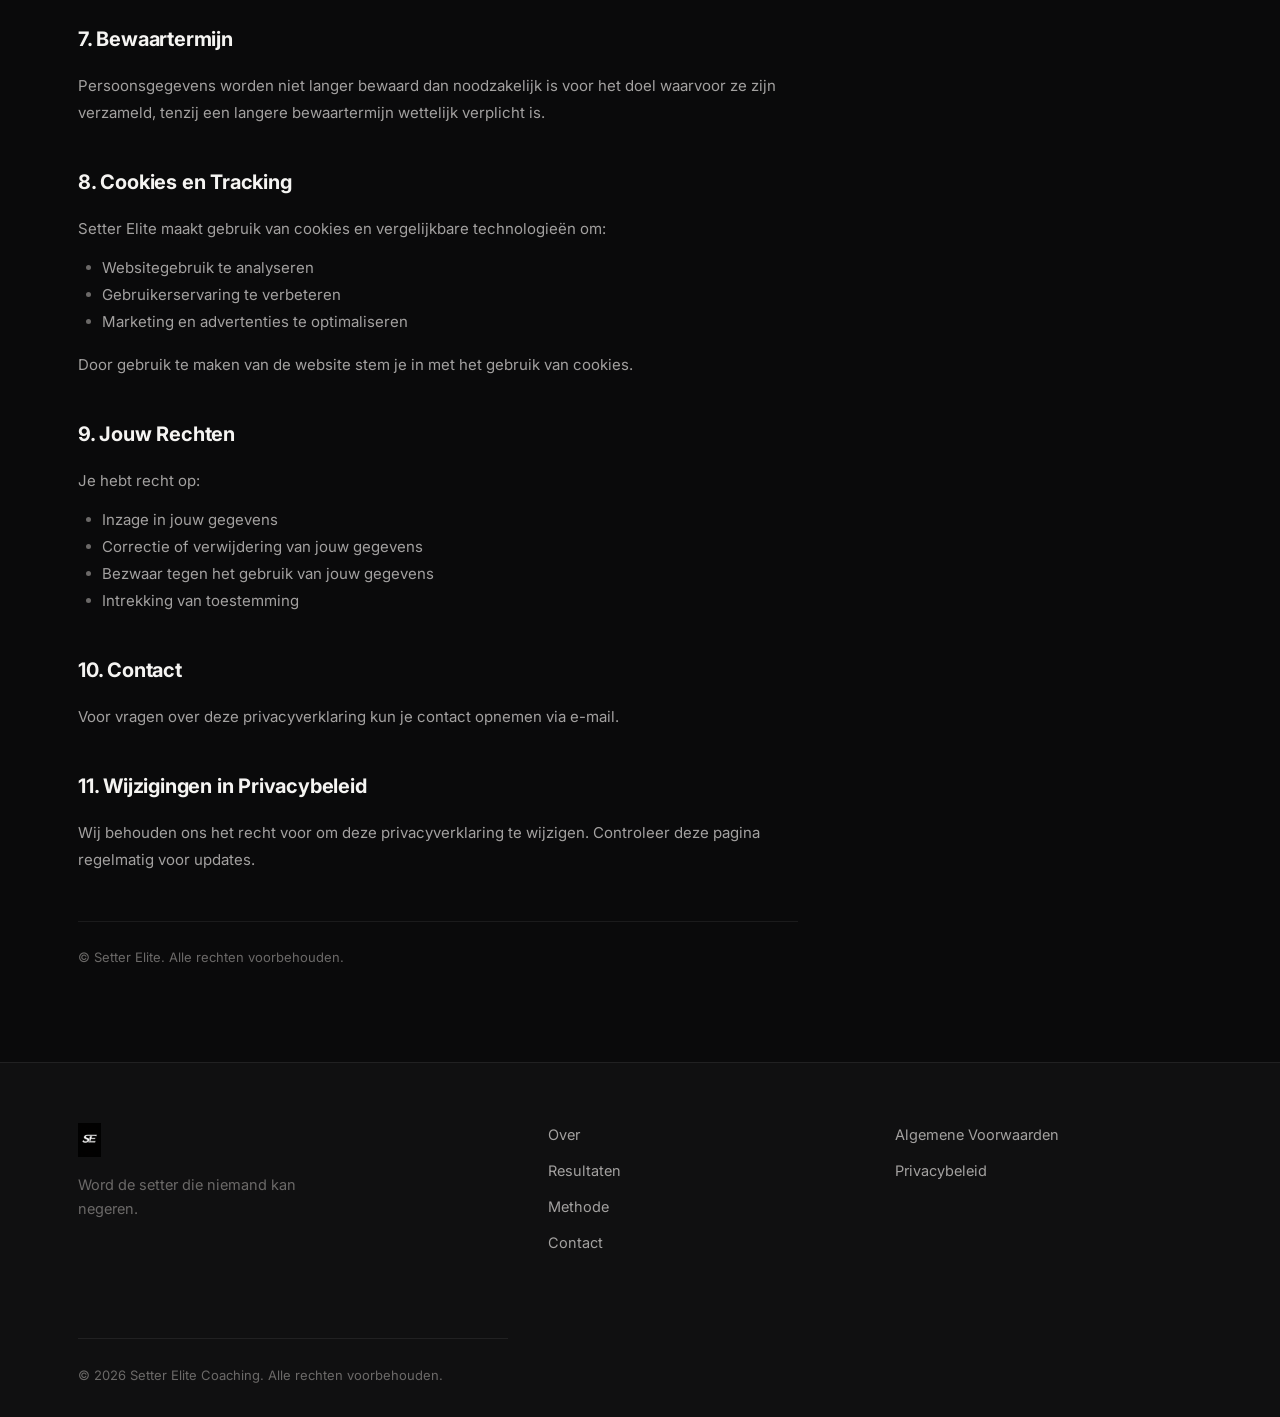
<file: privacybeleid.html>
<!DOCTYPE html>
<html lang="nl">
<head>
    <meta charset="UTF-8">
    <!-- Google tag (gtag.js) -->
    <script async src="https://www.googletagmanager.com/gtag/js?id=G-WV6FJV6LP4"></script>
    <script>
      window.dataLayer = window.dataLayer || [];
      function gtag(){dataLayer.push(arguments);}
      gtag('js', new Date());

      gtag('config', 'G-WV6FJV6LP4');
    </script>
    <meta name="viewport" content="width=device-width, initial-scale=1.0">
    <title>Privacybeleid | Setter Elite Coaching</title>
    <link rel="icon" href="images/logo.png" type="image/png">
    <link href="https://fonts.googleapis.com/css2?family=Inter:wght@400;500;600;700;800;900&display=swap" rel="stylesheet">
    <link rel="stylesheet" href="style.css">
    <link rel="stylesheet" href="legal.css">
</head>
<body>
    <nav class="navbar scrolled" id="navbar">
        <div class="container nav-container">
            <a href="index.html" class="nav-logo">
                <img src="images/logo.png" alt="Setter Elite Logo">
            </a>
            <ul class="nav-links" id="navLinks">
                <li><a href="index.html#over">Over</a></li>
                <li><a href="index.html#resultaten">Resultaten</a></li>
                <li><a href="index.html#methode">Methode</a></li>
                <li><a href="index.html#contact" class="nav-cta">Gratis Gesprek</a></li>
            </ul>
            <button class="hamburger" id="hamburger" aria-label="Menu">
                <span></span>
                <span></span>
                <span></span>
            </button>
        </div>
    </nav>

    <section class="legal-page">
        <div class="container">
            <a href="index.html" class="back-link">&larr; Terug naar home</a>
            <h1>Privacybeleid</h1>
            <p class="legal-date">Ingangsdatum: 16 april 2026</p>

            <div class="legal-content">
                <h2>1. Inleiding</h2>
                <p>Bij Setter Elite nemen wij jouw privacy serieus. Deze privacyverklaring legt uit hoe wij jouw persoonlijke gegevens verzamelen, gebruiken en beschermen.</p>

                <h2>2. Verzameling van Persoonsgegevens</h2>
                <p>Wij verzamelen de volgende gegevens:</p>
                <ul>
                    <li>Naam, e-mailadres en telefoonnummer bij inschrijving</li>
                    <li>Betaalgegevens voor het verwerken van betalingen</li>
                    <li>IP-adres en technische gegevens</li>
                    <li>Communicatie zoals e-mails, berichten en gesprekken</li>
                    <li>Gegevens die vrijwillig worden gedeeld binnen coaching of community</li>
                    <li>Browsinggegevens via cookies en trackingtools</li>
                </ul>

                <h2>3. Gebruik van Persoonsgegevens</h2>
                <p>De verzamelde gegevens worden gebruikt voor:</p>
                <ul>
                    <li>Het verwerken van inschrijvingen en betalingen</li>
                    <li>Het verstrekken van toegang tot diensten, coaching en community</li>
                    <li>Het leveren en verbeteren van onze diensten</li>
                    <li>Het verzenden van updates, nieuwsbrieven en marketingcommunicatie</li>
                    <li>Marketing- en promotiedoeleinden, waaronder advertenties</li>
                    <li>Het voldoen aan wettelijke verplichtingen</li>
                </ul>

                <h2>4. Gebruik van Resultaten en Content</h2>
                <p>Setter Elite kan naam, resultaten, testimonials en gedeelde voortgang gebruiken voor marketing- en promotiedoeleinden.</p>

                <h2>5. Delen van Gegevens</h2>
                <p>Wij delen persoonsgegevens uitsluitend met derden indien dit noodzakelijk is voor:</p>
                <ul>
                    <li>Betalingsverwerking</li>
                    <li>Hosting en softwaretools (zoals platformen en communicatiesystemen)</li>
                    <li>Marketing en advertentieplatformen</li>
                    <li>Wettelijke verplichtingen</li>
                </ul>
                <p>Wij verkopen geen persoonsgegevens aan derden.</p>

                <h2>6. Beveiliging van Gegevens</h2>
                <p>Wij treffen passende technische en organisatorische maatregelen om jouw gegevens te beschermen tegen ongeoorloofde toegang, verlies of misbruik.</p>

                <h2>7. Bewaartermijn</h2>
                <p>Persoonsgegevens worden niet langer bewaard dan noodzakelijk is voor het doel waarvoor ze zijn verzameld, tenzij een langere bewaartermijn wettelijk verplicht is.</p>

                <h2>8. Cookies en Tracking</h2>
                <p>Setter Elite maakt gebruik van cookies en vergelijkbare technologieën om:</p>
                <ul>
                    <li>Websitegebruik te analyseren</li>
                    <li>Gebruikerservaring te verbeteren</li>
                    <li>Marketing en advertenties te optimaliseren</li>
                </ul>
                <p>Door gebruik te maken van de website stem je in met het gebruik van cookies.</p>

                <h2>9. Jouw Rechten</h2>
                <p>Je hebt recht op:</p>
                <ul>
                    <li>Inzage in jouw gegevens</li>
                    <li>Correctie of verwijdering van jouw gegevens</li>
                    <li>Bezwaar tegen het gebruik van jouw gegevens</li>
                    <li>Intrekking van toestemming</li>
                </ul>

                <h2>10. Contact</h2>
                <p>Voor vragen over deze privacyverklaring kun je contact opnemen via e-mail.</p>

                <h2>11. Wijzigingen in Privacybeleid</h2>
                <p>Wij behouden ons het recht voor om deze privacyverklaring te wijzigen. Controleer deze pagina regelmatig voor updates.</p>

                <p class="legal-copyright">&copy; Setter Elite. Alle rechten voorbehouden.</p>
            </div>
        </div>
    </section>

    <footer class="footer">
        <div class="container footer-container">
            <div class="footer-brand">
                <img src="images/logo.png" alt="Setter Elite Logo" class="footer-logo">
                <p>Word de setter die niemand kan negeren.</p>
            </div>
            <div class="footer-links">
                <a href="index.html#over">Over</a>
                <a href="index.html#resultaten">Resultaten</a>
                <a href="index.html#methode">Methode</a>
                <a href="index.html#contact">Contact</a>
            </div>
            <div class="footer-legal">
                <a href="algemene-voorwaarden.html">Algemene Voorwaarden</a>
                <a href="privacybeleid.html">Privacybeleid</a>
            </div>
            <div class="footer-bottom">
                <p>&copy; 2026 Setter Elite Coaching. Alle rechten voorbehouden.</p>
            </div>
        </div>
    </footer>

    <script src="script.js"></script>
</body>
</html>
</file>
<file: style.css>
/* ============================================================
   SETTER ELITE — premium dark design system
   ============================================================ */

*, *::before, *::after { margin: 0; padding: 0; box-sizing: border-box; }

:root {
    /* Warm-tinted near-black for premium depth (not flat gray) */
    --bg-primary: #0a0a0b;
    --bg-secondary: #101011;
    --bg-card: #151517;
    --bg-card-hover: #1b1b1e;
    --text-primary: #f5f4f2;
    --text-secondary: #a3a1a0;
    --text-muted: #6b6968;
    /* One disciplined warm accent — restrained champagne */
    --accent: #2E9BEE;
    --accent-soft: rgba(46, 155, 238, 0.12);
    --border: rgba(255, 255, 255, 0.07);
    --border-strong: rgba(255, 255, 255, 0.13);
    --gradient-text: linear-gradient(120deg, #ffffff 0%, #c9def2 60%, #2E9BEE 100%);
    --font: 'Inter', -apple-system, BlinkMacSystemFont, sans-serif;
    --font-display: 'Inter Tight', 'Inter', -apple-system, sans-serif;
    --radius: 14px;
    --radius-lg: 22px;
    --radius-xl: 30px;
    --ease: cubic-bezier(0.22, 1, 0.36, 1);
    --transition: 0.4s var(--ease);
    --maxw: 1180px;
}

html { scroll-behavior: smooth; -webkit-font-smoothing: antialiased; text-rendering: optimizeLegibility; }

body {
    font-family: var(--font);
    background: var(--bg-primary);
    color: var(--text-primary);
    line-height: 1.65;
    overflow-x: hidden;
}

a { text-decoration: none; color: inherit; }
img { max-width: 100%; height: auto; display: block; }
ul { list-style: none; }

.container { max-width: var(--maxw); margin: 0 auto; padding: 0 28px; }
.container-narrow { max-width: 780px; }

.text-gradient {
    background: var(--gradient-text);
    -webkit-background-clip: text;
    background-clip: text;
    -webkit-text-fill-color: transparent;
}

/* ===== Reveal on scroll ===== */
.reveal { opacity: 0; transform: translateY(24px); transition: opacity 0.8s var(--ease), transform 0.8s var(--ease); }
.reveal.animate-in { opacity: 1; transform: translateY(0); }
@media (prefers-reduced-motion: reduce) {
    .reveal { opacity: 1; transform: none; transition: none; }
    html { scroll-behavior: auto; }
}

/* ===== NAVBAR ===== */
.navbar {
    position: fixed; top: 0; left: 0; right: 0; z-index: 1000;
    padding: 20px 0; transition: var(--transition); background: transparent;
}
.navbar.scrolled {
    background: rgba(10, 10, 11, 0.72);
    backdrop-filter: blur(20px) saturate(160%);
    -webkit-backdrop-filter: blur(20px) saturate(160%);
    border-bottom: 1px solid var(--border);
    padding: 13px 0;
}
.nav-container { display: flex; align-items: center; justify-content: space-between; }
.nav-logo img { height: 38px; width: auto; }
.nav-links { display: flex; align-items: center; gap: 36px; }
.nav-links a { font-size: 14.5px; font-weight: 500; color: var(--text-secondary); transition: color 0.25s ease; }
.nav-links a:hover { color: var(--text-primary); }
.nav-cta {
    background: var(--text-primary); color: #0a0a0b !important;
    padding: 10px 20px; border-radius: 100px; font-weight: 600 !important;
    transition: var(--transition);
}
.nav-cta:hover { transform: translateY(-1px); box-shadow: 0 8px 24px rgba(255,255,255,0.12); }

.hamburger { display: none; flex-direction: column; gap: 5px; background: none; border: none; cursor: pointer; padding: 6px; z-index: 1100; }
.hamburger span { width: 24px; height: 2px; background: var(--text-primary); border-radius: 2px; transition: var(--transition); }
.hamburger.active span:nth-child(1) { transform: translateY(7px) rotate(45deg); }
.hamburger.active span:nth-child(2) { opacity: 0; }
.hamburger.active span:nth-child(3) { transform: translateY(-7px) rotate(-45deg); }

/* ===== HERO ===== */
.hero { position: relative; padding: 180px 0 100px; overflow: hidden; }
.hero-glow {
    position: absolute; top: -10%; left: 50%; transform: translateX(-50%);
    width: 900px; height: 700px; pointer-events: none;
    background: radial-gradient(ellipse at center, rgba(46,155,238,0.10) 0%, rgba(46,155,238,0.04) 30%, transparent 65%);
    filter: blur(20px);
}
.hero-grid-bg {
    position: absolute; inset: 0; pointer-events: none; opacity: 0.35;
    background-image:
        linear-gradient(rgba(255,255,255,0.025) 1px, transparent 1px),
        linear-gradient(90deg, rgba(255,255,255,0.025) 1px, transparent 1px);
    background-size: 64px 64px;
    -webkit-mask-image: radial-gradient(ellipse 80% 60% at 50% 30%, #000 30%, transparent 80%);
    mask-image: radial-gradient(ellipse 80% 60% at 50% 30%, #000 30%, transparent 80%);
}
.hero-container { position: relative; display: grid; grid-template-columns: 1.15fr 0.85fr; gap: 60px; align-items: center; }

.hero-badge {
    display: inline-flex; align-items: center; gap: 9px;
    padding: 7px 15px 7px 12px; border: 1px solid var(--border-strong);
    border-radius: 100px; font-size: 13px; font-weight: 500; color: var(--text-secondary);
    background: rgba(255,255,255,0.02); margin-bottom: 26px;
}
.hero-badge-dot { width: 7px; height: 7px; border-radius: 50%; background: var(--accent); box-shadow: 0 0 10px var(--accent); }

.hero h1 {
    font-family: var(--font-display); font-size: clamp(2.5rem, 5.4vw, 4.1rem);
    font-weight: 700; line-height: 1.04; letter-spacing: -0.02em; margin-bottom: 24px;
}
.hero-subtitle { font-size: clamp(1.02rem, 1.5vw, 1.18rem); color: var(--text-secondary); max-width: 540px; margin-bottom: 36px; }

.hero-buttons { display: flex; gap: 14px; flex-wrap: wrap; margin-bottom: 44px; }

.btn {
    display: inline-flex; align-items: center; justify-content: center;
    font-family: var(--font); font-size: 15px; font-weight: 600;
    padding: 15px 28px; border-radius: 100px; cursor: pointer;
    transition: var(--transition); border: 1px solid transparent; white-space: nowrap;
}
.btn-primary { background: var(--text-primary); color: #0a0a0b; }
.btn-primary:hover { transform: translateY(-2px); box-shadow: 0 14px 40px rgba(255,255,255,0.16); }
.btn-outline { background: rgba(255,255,255,0.02); color: var(--text-primary); border-color: var(--border-strong); }
.btn-outline:hover { background: rgba(255,255,255,0.06); transform: translateY(-2px); }

.hero-proof { display: flex; align-items: center; gap: 16px; }
.hero-proof-avatars { display: flex; }
.proof-avatar {
    width: 38px; height: 38px; border-radius: 50%; margin-left: -10px;
    display: grid; place-items: center; font-size: 14px; font-weight: 600;
    background: linear-gradient(145deg, #26262a, #151517); color: var(--text-secondary);
    border: 2px solid var(--bg-primary);
}
.proof-avatar:first-child { margin-left: 0; }
.hero-proof p { font-size: 13.5px; color: var(--text-muted); max-width: 240px; line-height: 1.4; }

.hero-image { position: relative; }
.hero-image-wrapper {
    position: relative; border-radius: var(--radius-xl); overflow: hidden;
    border: 1px solid var(--border-strong);
    box-shadow: 0 40px 80px -30px rgba(0,0,0,0.8);
    aspect-ratio: 4 / 5;
}
.hero-image-wrapper::after {
    content: ''; position: absolute; inset: 0;
    background: linear-gradient(to top, rgba(10,10,11,0.55) 0%, transparent 45%);
}
.hero-image-wrapper img { width: 100%; height: 100%; object-fit: cover; object-position: center 20%; }
.hero-image-caption {
    position: absolute; left: 20px; bottom: 18px; z-index: 2;
    display: flex; flex-direction: column; line-height: 1.3;
}
.hero-image-caption strong { font-family: var(--font-display); font-size: 17px; font-weight: 600; }
.hero-image-caption span { font-size: 13px; color: var(--text-secondary); }

/* ===== MARQUEE ===== */
.marquee-wrap {
    border-top: 1px solid var(--border); border-bottom: 1px solid var(--border);
    padding: 20px 0; overflow: hidden; background: var(--bg-secondary);
    -webkit-mask-image: linear-gradient(90deg, transparent, #000 12%, #000 88%, transparent);
    mask-image: linear-gradient(90deg, transparent, #000 12%, #000 88%, transparent);
}
.marquee { display: inline-flex; align-items: center; gap: 26px; white-space: nowrap; animation: scroll-x 28s linear infinite; }
.marquee span { font-family: var(--font-display); font-size: 15px; font-weight: 500; color: var(--text-muted); text-transform: uppercase; letter-spacing: 0.08em; }
.marquee .dot { color: var(--accent); }
@keyframes scroll-x { to { transform: translateX(-50%); } }
@media (prefers-reduced-motion: reduce) { .marquee { animation: none; } }

/* ===== SECTIONS ===== */
.section { padding: 110px 0; position: relative; }
.section-dark { background: var(--bg-secondary); }
.section-header { max-width: 760px; margin: 0 auto 60px; text-align: center; }
.section-label {
    display: inline-block; font-size: 13px; font-weight: 600; letter-spacing: 0.14em;
    text-transform: uppercase; color: var(--accent); margin-bottom: 16px;
}
.section-header h2 {
    font-family: var(--font-display); font-size: clamp(1.9rem, 3.8vw, 2.9rem);
    font-weight: 700; line-height: 1.12; letter-spacing: -0.02em;
}
.section-subtitle { margin-top: 20px; font-size: 1.08rem; color: var(--text-secondary); }

/* ===== TRANSFORMATIE ===== */
.transform-grid { display: grid; grid-template-columns: 1fr auto 1fr; gap: 24px; align-items: stretch; max-width: 1000px; margin: 0 auto; }
.transform-card { padding: 38px 34px; border-radius: var(--radius-lg); border: 1px solid var(--border); }
.transform-from { background: var(--bg-card); }
.transform-to { background: linear-gradient(160deg, rgba(46,155,238,0.09), rgba(46,155,238,0.02)); border-color: rgba(46,155,238,0.22); }
.transform-tag {
    display: inline-block; font-size: 12.5px; font-weight: 600; letter-spacing: 0.1em; text-transform: uppercase;
    color: var(--text-muted); margin-bottom: 22px; padding-bottom: 14px; border-bottom: 1px solid var(--border); width: 100%;
}
.transform-tag-light { color: var(--accent); border-color: rgba(46,155,238,0.2); }
.transform-list li { position: relative; padding-left: 26px; margin-bottom: 15px; color: var(--text-secondary); font-size: 15.5px; }
.transform-list li::before {
    content: ''; position: absolute; left: 0; top: 9px; width: 7px; height: 7px; border-radius: 50%;
    background: var(--text-muted);
}
.transform-to .transform-list li { color: var(--text-primary); }
.transform-to .transform-list li::before { background: var(--accent); box-shadow: 0 0 8px rgba(46,155,238,0.5); }
.transform-arrow { display: grid; place-items: center; color: var(--accent); opacity: 0.7; }

/* ===== STATS BAR ===== */
.stats-bar {
    display: grid; grid-template-columns: repeat(4, 1fr); gap: 1px;
    background: var(--border); border: 1px solid var(--border);
    border-radius: var(--radius-lg); overflow: hidden; margin-bottom: 56px;
}
.stat-block { background: var(--bg-card); padding: 34px 26px; text-align: center; }
.stat-value { display: block; font-family: var(--font-display); font-size: clamp(2.2rem, 4vw, 3rem); font-weight: 700; letter-spacing: -0.02em; line-height: 1; }
.stat-nowrap { font-size: clamp(1.7rem, 3vw, 2.3rem); }
.stat-caption { display: block; margin-top: 12px; font-size: 13.5px; color: var(--text-muted); line-height: 1.4; }

/* ===== RESULTS ===== */
.results-grid { display: grid; grid-template-columns: repeat(auto-fill, minmax(340px, 1fr)); gap: 24px; }
.result-card {
    background: var(--bg-card); border: 1px solid var(--border); border-radius: var(--radius-lg);
    padding: 26px; transition: var(--transition);
}
.result-card:hover { background: var(--bg-card-hover); border-color: var(--border-strong); transform: translateY(-4px); }
.result-card-header { display: flex; align-items: center; gap: 14px; margin-bottom: 20px; }
.result-avatar {
    width: 48px; height: 48px; border-radius: 50%; flex-shrink: 0;
    display: grid; place-items: center; font-family: var(--font-display); font-size: 19px; font-weight: 700;
    background: linear-gradient(145deg, var(--accent), #1B7FCB); color: #0a0a0b;
}
.result-meta h4 { font-family: var(--font-display); font-size: 16.5px; font-weight: 600; }
.result-tag { font-size: 13px; color: var(--accent); }
.result-screenshot { border-radius: var(--radius); overflow: hidden; border: 1px solid var(--border); margin-bottom: 20px; background: var(--bg-secondary); }
.result-screenshot img { width: 100%; }
.result-quote { font-size: 15px; color: var(--text-secondary); line-height: 1.6; font-style: italic; border-left: 2px solid var(--accent); padding-left: 16px; }
.result-highlight { padding: 20px 22px; border-radius: var(--radius); background: linear-gradient(160deg, rgba(46,155,238,0.11), rgba(46,155,238,0.02)); border: 1px solid rgba(46,155,238,0.2); margin-bottom: 18px; }
.result-highlight-value { display: block; font-family: var(--font-display); font-size: 2.3rem; font-weight: 700; letter-spacing: -0.02em; line-height: 1; }
.result-highlight-label { display: block; font-size: 13.5px; color: var(--text-secondary); margin-top: 8px; }
.result-screenshot-optional { margin-top: 16px; margin-bottom: 0; }

/* Chat-message proof (recreatie van studenten-berichten) */
.chat-proof { display: flex; flex-direction: column; gap: 10px; margin-top: 4px; }
.chat-msg { background: #1c1c20; border: 1px solid var(--border); border-radius: 6px 16px 16px 16px; padding: 14px 16px 10px; }
.chat-sender { display: block; font-size: 13px; font-weight: 600; color: var(--accent); margin-bottom: 6px; }
.chat-text { font-size: 14.5px; color: var(--text-primary); line-height: 1.55; }
.chat-time { display: block; text-align: right; font-size: 11.5px; color: var(--text-muted); margin-top: 4px; }
.chat-reactions { align-self: flex-start; display: inline-flex; align-items: center; gap: 5px; background: #1c1c20; border: 1px solid var(--border); border-radius: 100px; padding: 4px 12px; font-size: 14px; letter-spacing: 1px; }
.chat-reactions span { font-size: 12.5px; color: var(--text-secondary); margin-left: 3px; letter-spacing: 0; }

.result-cta-card { display: grid; place-items: center; text-align: center; background: linear-gradient(160deg, rgba(46,155,238,0.1), rgba(46,155,238,0.02)); border-color: rgba(46,155,238,0.2); min-height: 300px; }
.result-cta-content h3 { font-family: var(--font-display); font-size: 1.6rem; font-weight: 700; margin-bottom: 12px; }
.result-cta-content p { color: var(--text-secondary); margin-bottom: 24px; max-width: 280px; }
.results-disclaimer { text-align: center; font-size: 12.5px; color: var(--text-muted); margin-top: 28px; }

/* ===== FEATURE GRID (programma) ===== */
.feature-grid { display: grid; grid-template-columns: repeat(6, 1fr); gap: 22px; }
.feature-card { grid-column: span 3; background: var(--bg-card); border: 1px solid var(--border); border-radius: var(--radius-lg); padding: 34px; transition: var(--transition); }
.feature-card-wide { grid-column: span 3; }
.feature-card:hover { background: var(--bg-card-hover); border-color: var(--border-strong); transform: translateY(-4px); }
.feature-icon { width: 52px; height: 52px; border-radius: 14px; display: grid; place-items: center; margin-bottom: 22px; background: var(--accent-soft); border: 1px solid rgba(46,155,238,0.2); color: var(--accent); }
.feature-icon svg { width: 24px; height: 24px; }
.feature-card h3 { font-family: var(--font-display); font-size: 1.35rem; font-weight: 600; margin-bottom: 12px; }
.feature-card p { color: var(--text-secondary); font-size: 15px; }

/* ===== STEPS ===== */
.steps-grid { display: grid; grid-template-columns: repeat(4, 1fr); gap: 22px; }
.step-card { background: var(--bg-card); border: 1px solid var(--border); border-radius: var(--radius-lg); padding: 32px 28px; transition: var(--transition); position: relative; overflow: hidden; }
.step-card:hover { border-color: var(--border-strong); transform: translateY(-4px); }
.step-number { font-family: var(--font-display); font-size: 2.6rem; font-weight: 800; letter-spacing: -0.03em; color: transparent; -webkit-text-stroke: 1px rgba(46,155,238,0.35); margin-bottom: 18px; }
.step-card h3 { font-family: var(--font-display); font-size: 1.25rem; font-weight: 600; margin-bottom: 10px; }
.step-card p { color: var(--text-secondary); font-size: 14.5px; }

/* ===== OVER CALVIN ===== */
.about-split { display: grid; grid-template-columns: 0.85fr 1.15fr; gap: 56px; align-items: center; max-width: 1040px; margin: 0 auto; }
.about-photo { border-radius: var(--radius-xl); overflow: hidden; border: 1px solid var(--border-strong); aspect-ratio: 4/5; box-shadow: 0 40px 80px -40px rgba(0,0,0,0.8); }
.about-photo img { width: 100%; height: 100%; object-fit: cover; object-position: center 20%; }
.about-text h2 { font-family: var(--font-display); font-size: clamp(1.8rem, 3.5vw, 2.6rem); font-weight: 700; line-height: 1.12; letter-spacing: -0.02em; margin: 14px 0 24px; }
.about-text p { color: var(--text-secondary); margin-bottom: 18px; font-size: 1.02rem; }
.about-quote { margin-top: 28px; padding: 22px 26px; border-left: 2px solid var(--accent); background: var(--accent-soft); border-radius: 0 var(--radius) var(--radius) 0; font-family: var(--font-display); font-size: 1.15rem; font-style: italic; color: var(--text-primary); line-height: 1.5; }

/* ===== FAQ ===== */
.faq-list { display: flex; flex-direction: column; gap: 12px; }
.faq-item { background: var(--bg-card); border: 1px solid var(--border); border-radius: var(--radius); overflow: hidden; transition: var(--transition); }
.faq-item[open] { border-color: var(--border-strong); }
.faq-item summary { list-style: none; cursor: pointer; padding: 22px 26px; font-family: var(--font-display); font-size: 1.1rem; font-weight: 600; display: flex; justify-content: space-between; align-items: center; gap: 16px; }
.faq-item summary::-webkit-details-marker { display: none; }
.faq-item summary::after { content: '+'; font-size: 1.5rem; font-weight: 400; color: var(--accent); transition: transform 0.3s var(--ease); line-height: 1; }
.faq-item[open] summary::after { transform: rotate(45deg); }
.faq-item p { padding: 0 26px 24px; color: var(--text-secondary); font-size: 15.5px; }

/* ===== CTA ===== */
.cta-section { padding-bottom: 120px; }
.cta-box { display: grid; grid-template-columns: 0.9fr 1.1fr; gap: 48px; align-items: start; background: var(--bg-card); border: 1px solid var(--border-strong); border-radius: var(--radius-xl); padding: 52px; position: relative; overflow: hidden; }
.cta-box::before { content: ''; position: absolute; top: -50%; right: -10%; width: 500px; height: 500px; background: radial-gradient(circle, rgba(46,155,238,0.1), transparent 65%); pointer-events: none; }
.cta-header { position: relative; }
.cta-header h2 { font-family: var(--font-display); font-size: clamp(1.8rem, 3.5vw, 2.6rem); font-weight: 700; line-height: 1.12; letter-spacing: -0.02em; margin-bottom: 18px; }
.cta-text { color: var(--text-secondary); margin-bottom: 28px; }
.cta-checklist li { display: flex; align-items: center; gap: 12px; margin-bottom: 14px; font-size: 15.5px; font-weight: 500; }
.cta-checklist svg { width: 20px; height: 20px; color: var(--accent); flex-shrink: 0; }
.calendly-inline-widget { border-radius: var(--radius-lg); overflow: hidden; }

/* ===== FOOTER ===== */
.footer { border-top: 1px solid var(--border); padding: 60px 0 30px; background: var(--bg-secondary); }
.footer-container { display: grid; grid-template-columns: 1.4fr 1fr 1fr; gap: 40px; align-items: start; }
.footer-logo { height: 34px; margin-bottom: 16px; }
.footer-brand p { color: var(--text-muted); font-size: 14.5px; max-width: 240px; }
.footer-links, .footer-legal { display: flex; flex-direction: column; gap: 12px; }
.footer-links a, .footer-legal a { color: var(--text-secondary); font-size: 14.5px; transition: color 0.25s ease; }
.footer-links a:hover, .footer-legal a:hover { color: var(--text-primary); }
.footer-bottom { margin-top: 44px; padding-top: 26px; border-top: 1px solid var(--border); }
.footer-bottom p { color: var(--text-muted); font-size: 13px; }

/* ===== MOBILE STICKY CTA ===== */
.mobile-cta { display: none; position: fixed; left: 16px; right: 16px; bottom: 16px; z-index: 900; text-align: center; padding: 16px; border-radius: 100px; background: var(--text-primary); color: #0a0a0b; font-weight: 600; font-size: 15px; box-shadow: 0 10px 40px rgba(0,0,0,0.5); }

/* ============================================================
   RESPONSIVE
   ============================================================ */
@media (max-width: 960px) {
    .hero-container { grid-template-columns: 1fr; gap: 48px; }
    .hero-image { max-width: 400px; }
    .hero { padding-top: 150px; }
    .transform-grid { grid-template-columns: 1fr; }
    .transform-arrow { transform: rotate(90deg); padding: 4px 0; }
    .stats-bar { grid-template-columns: repeat(2, 1fr); }
    .feature-grid { grid-template-columns: 1fr 1fr; }
    .feature-card, .feature-card-wide { grid-column: span 1; }
    .steps-grid { grid-template-columns: 1fr 1fr; }
    .about-split { grid-template-columns: 1fr; gap: 36px; max-width: 520px; }
    .about-photo { max-width: 380px; }
    .cta-box { grid-template-columns: 1fr; gap: 36px; padding: 40px 32px; }
}

@media (max-width: 680px) {
    .container { padding: 0 20px; }
    .nav-links {
        position: fixed; inset: 0; flex-direction: column; justify-content: center; gap: 28px;
        background: rgba(10,10,11,0.97); backdrop-filter: blur(24px);
        transform: translateX(100%); transition: transform 0.45s var(--ease);
    }
    .nav-links.active { transform: translateX(0); }
    .nav-links a { font-size: 20px; }
    .hamburger { display: flex; }
    .section { padding: 80px 0; }
    .hero { padding-top: 130px; }
    .hero-buttons { flex-direction: column; }
    .hero-buttons .btn { width: 100%; }
    .feature-grid, .steps-grid { grid-template-columns: 1fr; }
    .footer-container { grid-template-columns: 1fr; gap: 32px; }
    .mobile-cta { display: block; }
    .cta-box { padding: 32px 22px; }
    body { padding-bottom: 80px; }
}

/* ===== CURRICULUM (6 levels) ===== */
.cur-levels { max-width: 860px; margin: 0 auto; display: flex; flex-direction: column; gap: 18px; }
.cur-level {
    display: grid; grid-template-columns: 90px 1fr; gap: 24px; align-items: start;
    background: var(--bg-card); border: 1px solid var(--border); border-radius: var(--radius-lg);
    padding: 30px 32px; transition: var(--transition);
}
.cur-level:hover { border-color: var(--border-strong); transform: translateY(-2px); }
.cur-level-num {
    font-family: var(--font-display); font-size: 2.8rem; font-weight: 800; letter-spacing: -0.03em;
    color: transparent; -webkit-text-stroke: 1px rgba(46,155,238,0.4); line-height: 1;
}
.cur-level-tag { display: block; font-size: 12.5px; font-weight: 600; letter-spacing: 0.1em; text-transform: uppercase; color: var(--accent); margin-bottom: 8px; }
.cur-level-body h3 { font-family: var(--font-display); font-size: 1.3rem; font-weight: 600; margin-bottom: 8px; }
.cur-level-body p { color: var(--text-secondary); font-size: 14.5px; }
@media (max-width: 960px) {
    .cur-level { grid-template-columns: 64px 1fr; gap: 18px; padding: 24px; }
    .cur-level-num { font-size: 2.1rem; }
}

/* ===== Inline resultaat-context ===== */
.result-note { margin-top: 12px; font-size: 12.5px; color: var(--text-muted); line-height: 1.5; font-style: italic; }

/* Coach trackrecord (uitklapbaar cv) */
.sc-coach-track { margin-top: 1.25rem; text-align: left; }
.sc-coach-track summary { cursor: pointer; list-style: none; display: inline-flex; align-items: center; gap: .5rem; font-weight: 600; font-size: .9rem; color: #fff; border: 1px solid rgba(255,255,255,.25); border-radius: 999px; padding: .55rem 1.1rem; transition: border-color .2s, background .2s; }
.sc-coach-track summary::-webkit-details-marker { display: none; }
.sc-coach-track summary::after { content: "\2192"; transition: transform .2s; }
.sc-coach-track[open] summary::after { transform: rotate(90deg); }
.sc-coach-track summary:hover { border-color: #fff; background: rgba(255,255,255,.06); }
.sc-track-list { margin: 1rem 0 0; padding: 1rem 1.25rem; list-style: none; border: 1px solid rgba(255,255,255,.12); border-radius: 12px; background: rgba(255,255,255,.03); display: grid; gap: .75rem; }
.sc-track-list li { font-size: .92rem; line-height: 1.5; color: rgba(255,255,255,.78); }
.sc-track-year { display: block; font-size: .72rem; letter-spacing: .08em; text-transform: uppercase; color: rgba(255,255,255,.45); margin-bottom: .15rem; }

/* Gastsprekers foto-rij */
.sc-speakers { display: flex; flex-wrap: wrap; gap: 1rem; margin-top: 1.1rem; }
.sc-speaker { margin: 0; display: flex; flex-direction: column; align-items: center; gap: .4rem; }
.sc-speaker img { width: 56px; height: 56px; border-radius: 50%; object-fit: cover; border: 1px solid rgba(255,255,255,.25); background: rgba(255,255,255,.06); }
.sc-speaker figcaption { font-size: .75rem; color: rgba(255,255,255,.6); }

/* Praktijkfoto in calltype-kaart */
.sc-calltype-photo { margin: 1.1rem 0 0; }
.sc-calltype-photo img { width: 100%; border-radius: 12px; border: 1px solid rgba(255,255,255,.12); display: block; }
.sc-calltype-photo figcaption { font-size: .75rem; color: rgba(255,255,255,.55); margin-top: .45rem; }

/* Placeholder zolang een foto nog niet is aangeleverd */
.sc-photo-missing img { display: none; }
.sc-photo-missing::before { content: "Foto volgt"; display: flex; align-items: center; justify-content: center; height: 90px; border: 1px dashed rgba(255,255,255,.25); border-radius: 12px; color: rgba(255,255,255,.4); font-size: .8rem; }

/* Event aftermovie */
.sc-event-video { margin: 0 auto 2rem; max-width: 720px; }
.sc-event-video video { width: 100%; border-radius: 16px; border: 1px solid rgba(255,255,255,.12); display: block; background: #000; }
.sc-event-video figcaption { font-size: .8rem; color: rgba(255,255,255,.55); margin-top: .5rem; text-align: center; }
.sc-event-video.sc-photo-missing video { display: none; }
</file>
<file: bedankt.css>
/* ============================================================
   SETTER ELITE — bedankt / thank you page
   Bouwt voort op style.css (zelfde design system)
   ============================================================ */

.ty-hero { padding: 150px 0 90px; }
.ty-header { max-width: 720px; margin-bottom: 52px; }
.ty-header h1 { font-family: var(--font-display); font-size: clamp(2.2rem, 4.8vw, 3.6rem); font-weight: 700; line-height: 1.06; letter-spacing: -0.02em; margin-bottom: 22px; }
.ty-header .hero-subtitle { margin-bottom: 0; max-width: 640px; }

.ty-header-center { margin: 0 auto 48px; text-align: center; }
.ty-header-center .hero-subtitle { margin: 0 auto; }

.ty-video-solo { max-width: 880px; margin: 0 auto; }

/* ===== Video frame ===== */
.video-frame {
    position: relative; aspect-ratio: 16 / 9; border-radius: var(--radius-lg);
    overflow: hidden; border: 1px solid var(--border-strong);
    background: var(--bg-card); box-shadow: 0 40px 80px -30px rgba(0,0,0,0.8);
}
.video-frame iframe, .video-frame video { position: absolute; inset: 0; width: 100%; height: 100%; border: 0; object-fit: cover; background: #000; }
.video-frame-portrait { aspect-ratio: 9 / 16; }

.video-placeholder {
    position: absolute; inset: 0; display: flex; flex-direction: column;
    align-items: center; justify-content: center; gap: 6px; text-align: center;
    background:
        radial-gradient(ellipse at center, rgba(46,155,238,0.07), transparent 70%),
        var(--bg-card);
}
.video-play {
    width: 72px; height: 72px; border-radius: 50%; display: grid; place-items: center;
    background: var(--text-primary); color: #0a0a0b; margin-bottom: 14px;
    box-shadow: 0 14px 40px rgba(0,0,0,0.5); transition: var(--transition);
}
.video-frame:hover .video-play { transform: scale(1.06); }
.video-play svg { width: 28px; height: 28px; margin-left: 3px; }
.video-placeholder p { font-family: var(--font-display); font-size: 1.15rem; }
.video-note { font-size: 13.5px; color: var(--text-muted); }
.video-frame-portrait .video-play { width: 56px; height: 56px; }
.video-frame-portrait .video-play svg { width: 22px; height: 22px; }

/* ===== Testimonials ===== */
.ty-testimonial-grid { display: grid; grid-template-columns: repeat(auto-fit, minmax(190px, 240px)); justify-content: center; gap: 22px; max-width: 1040px; margin: 0 auto; align-items: stretch; }
.ty-testimonial { display: flex; flex-direction: column; }
.ty-testimonial .video-frame { margin-top: auto; }
.ty-testimonial h4 { font-family: var(--font-display); font-size: 16px; font-weight: 600; margin: 0 0 4px; }
.ty-testimonial-caption { margin: 0 0 12px; font-size: 13px; color: var(--text-secondary); line-height: 1.5; }

/* ===== Trustpilot ===== */
.ty-trustpilot {
    text-align: center; background: var(--bg-card); border: 1px solid var(--border-strong);
    border-radius: var(--radius-xl); padding: 56px 40px; position: relative; overflow: hidden;
}
.ty-trustpilot::before {
    content: ''; position: absolute; top: -60%; left: 50%; transform: translateX(-50%);
    width: 520px; height: 520px; pointer-events: none;
    background: radial-gradient(circle, rgba(46,155,238,0.1), transparent 65%);
}
.tp-stars { display: flex; justify-content: center; gap: 6px; margin-bottom: 20px; color: var(--accent); }
.tp-stars svg { width: 26px; height: 26px; }
.ty-trustpilot h2 { font-family: var(--font-display); font-size: clamp(1.7rem, 3.2vw, 2.4rem); font-weight: 700; letter-spacing: -0.02em; margin-bottom: 14px; }
.ty-trustpilot p { color: var(--text-secondary); max-width: 460px; margin: 0 auto 28px; }

/* ===== Responsive ===== */
@media (max-width: 960px) {
    .ty-testimonial-grid { grid-template-columns: repeat(2, 1fr); max-width: 640px; }
}
@media (max-width: 680px) {
    .ty-hero { padding: 120px 0 70px; }
    .ty-testimonial-grid { grid-template-columns: 1fr; max-width: 400px; }
    .ty-trustpilot { padding: 40px 24px; }
    body { padding-bottom: 0; }
}

.ty-testimonial-note { display: block; margin-top: 10px; font-size: 11.5px; color: var(--text-muted); line-height: 1.4; }

.ty-testimonial-title { font-family: var(--font-display); font-size: 14.5px; font-weight: 600; color: var(--text-primary); line-height: 1.35; margin: 0 0 6px; }
</file>
<file: concept.css>
/* ============================================================
   SETTER ELITE — homepage
   Bouwt voort op style.css en bedankt.css
   ============================================================ */

/* ===== Hero ===== */
.sc-hero { padding: 150px 0 70px; }
.sc-hero-inner { max-width: 800px; margin: 0 auto; text-align: center; }
.sc-hero-inner h1 { font-family: var(--font-display); font-size: clamp(2.4rem, 5.2vw, 4rem); font-weight: 700; line-height: 1.05; letter-spacing: -0.02em; margin-bottom: 22px; }
.sc-hero-inner .hero-subtitle { margin: 0 auto 34px; }
.sc-hero-buttons { display: flex; flex-direction: column; gap: 12px; max-width: 480px; margin: 0 auto 20px; }
.btn-xl { padding: 18px 34px; font-size: 16px; width: 100%; }
.sc-hero-note { display: flex; align-items: center; justify-content: center; gap: 9px; font-size: 13.5px; color: var(--text-muted); margin-bottom: 54px; }
.sc-live-dot { width: 8px; height: 8px; border-radius: 50%; background: #3ecf8e; box-shadow: 0 0 10px rgba(62,207,142,0.7); flex-shrink: 0; }
.sc-stats { margin-bottom: 40px; }
.sc-vsl { max-width: 820px; }

/* ===== Warning ===== */
.sc-warning {
    max-width: 720px; margin: 36px auto 0; padding: 20px 26px; text-align: center;
    border: 1px solid rgba(46,155,238,0.22); border-radius: var(--radius);
    background: var(--accent-soft);
}
.sc-warning p { font-size: 14.5px; color: var(--text-secondary); line-height: 1.6; }
.sc-warning strong { color: var(--text-primary); }

/* ===== Wins carrousel ===== */
.sc-wins-track {
    overflow-x: auto; margin-bottom: 48px; padding-bottom: 8px;
    -webkit-mask-image: linear-gradient(90deg, transparent, #000 4%, #000 96%, transparent);
    mask-image: linear-gradient(90deg, transparent, #000 4%, #000 96%, transparent);
}
.sc-wins { display: flex; gap: 18px; width: max-content; padding: 0 12px; }
.sc-win-card {
    flex-shrink: 0; width: 300px; display: flex; flex-direction: column;
    background: var(--bg-card); border: 1px solid var(--border); border-radius: var(--radius-lg);
    overflow: hidden; transition: var(--transition);
}
.sc-win-card:hover { border-color: var(--border-strong); transform: translateY(-4px); }

/* Info bovenin de kaart */
.sc-win-info { padding: 20px 20px 16px; border-bottom: 1px solid var(--border); }
.sc-win-name { font-family: var(--font-display); font-size: 1.35rem; font-weight: 700; color: var(--text-primary); letter-spacing: -0.01em; margin-bottom: 6px; }
.sc-win-big {
    font-family: var(--font-display); font-size: 1.05rem; font-weight: 600;
    color: var(--accent); letter-spacing: 0; line-height: 1.2;
}
.sc-win-big span { display: block; margin-top: 7px; font-family: var(--font); font-size: 12.5px; font-weight: 500; color: var(--text-muted); letter-spacing: 0; }

/* Screenshots onder elkaar */
.sc-win-screens { display: flex; flex-direction: column; gap: 10px; padding: 16px; }
.sc-win-screens img { width: 100%; border-radius: 10px; border: 1px solid var(--border); }

.sc-testimonials { margin-top: 8px; }

/* ===== Mid CTA ===== */
.sc-mid-cta {
    text-align: center; margin-top: 56px; padding: 44px 32px;
    background: var(--bg-card); border: 1px solid var(--border-strong); border-radius: var(--radius-xl);
}
.sc-mid-cta h3 { font-family: var(--font-display); font-size: 1.7rem; font-weight: 700; margin-bottom: 10px; }
.sc-mid-cta p { color: var(--text-secondary); max-width: 460px; margin: 0 auto 24px; }

/* ===== Podcast ===== */
.sc-podcast-grid { display: grid; grid-template-columns: repeat(2, minmax(0, 1fr)); justify-content: center; gap: 24px; max-width: 920px; margin: 0 auto; }
.sc-podcast-badge {
    display: inline-block; margin-top: 14px; padding: 4px 12px; border-radius: 100px;
    font-size: 12.5px; font-weight: 600; letter-spacing: 0.06em; text-transform: uppercase;
    color: var(--accent); background: var(--accent-soft); border: 1px solid rgba(46,155,238,0.25);
}
.sc-podcast-card h4 { font-family: var(--font-display); font-size: 1.05rem; font-weight: 600; margin-top: 10px; line-height: 1.35; }

/* ===== Roadmap levels ===== */
.sc-levels { max-width: 860px; margin: 0 auto; display: flex; flex-direction: column; gap: 18px; }
.sc-level {
    display: grid; grid-template-columns: 90px 1fr; gap: 24px; align-items: start;
    background: var(--bg-card); border: 1px solid var(--border); border-radius: var(--radius-lg);
    padding: 30px 32px; transition: var(--transition);
}
.sc-level:hover { border-color: var(--border-strong); transform: translateY(-2px); }
.sc-level-num {
    font-family: var(--font-display); font-size: 2.8rem; font-weight: 800; letter-spacing: -0.03em;
    color: transparent; -webkit-text-stroke: 1px rgba(46,155,238,0.4); line-height: 1;
}
.sc-level-tag { display: block; font-size: 12.5px; font-weight: 600; letter-spacing: 0.1em; text-transform: uppercase; color: var(--accent); margin-bottom: 8px; }
.sc-level-body h3 { font-family: var(--font-display); font-size: 1.3rem; font-weight: 600; margin-bottom: 8px; }
.sc-level-body p { color: var(--text-secondary); font-size: 14.5px; }

/* ===== Trustpilot strip ===== */
.sc-tp-strip {
    margin-top: 48px; display: flex; align-items: center; justify-content: center; gap: 14px;
    padding: 20px; border: 1px solid var(--border); border-radius: var(--radius);
    background: var(--bg-card);
}
.tp-stars-inline { color: var(--accent); font-size: 18px; letter-spacing: 3px; }
.sc-tp-strip p { font-size: 14.5px; color: var(--text-secondary); }
.sc-tp-strip a { color: var(--text-primary); font-weight: 600; }
.sc-tp-strip a:hover { color: var(--accent); }

/* ===== Coaches ===== */
.sc-coaches { display: grid; grid-template-columns: repeat(auto-fit, minmax(260px, 340px)); justify-content: center; gap: 24px; max-width: 760px; margin: 0 auto; }
.sc-coach {
    background: var(--bg-card); border: 1px solid var(--border); border-radius: var(--radius-lg);
    padding: 28px; text-align: center; transition: var(--transition);
}
.sc-coach:hover { border-color: var(--border-strong); transform: translateY(-4px); }
.sc-coach-photo { width: 120px; height: 120px; border-radius: 50%; overflow: hidden; margin: 0 auto 18px; border: 1px solid var(--border-strong); }
.sc-coach-photo img { width: 100%; height: 100%; object-fit: cover; }
.sc-coach-placeholder { display: grid; place-items: center; font-family: var(--font-display); font-size: 2.6rem; font-weight: 700; color: var(--accent); background: var(--accent-soft); }
.sc-coach-tag { display: inline-block; font-size: 12px; font-weight: 600; letter-spacing: 0.12em; text-transform: uppercase; color: var(--accent); margin-bottom: 8px; }
.sc-coach h3 { font-family: var(--font-display); font-size: 1.4rem; font-weight: 700; margin-bottom: 10px; }
.sc-coach p { color: var(--text-secondary); font-size: 14.5px; }

/* ===== Call-types ===== */
.sc-calltypes { display: grid; grid-template-columns: repeat(3, 1fr); gap: 22px; max-width: 980px; margin: 0 auto 44px; }
.sc-calltype {
    background: var(--bg-card); border: 1px solid var(--border); border-radius: var(--radius-lg);
    padding: 28px; transition: var(--transition);
}
.sc-calltype:hover { border-color: var(--border-strong); transform: translateY(-4px); }
.sc-calltype-live {
    display: inline-block; font-size: 11.5px; font-weight: 700; letter-spacing: 0.14em;
    text-transform: uppercase; color: var(--accent); margin-bottom: 14px;
}
.sc-calltype h3 { font-family: var(--font-display); font-size: 1.2rem; font-weight: 600; margin-bottom: 10px; }
.sc-calltype p { color: var(--text-secondary); font-size: 14.5px; }

/* ===== Upcoming event teaser ===== */
.sc-upcoming {
    max-width: 720px; margin: 28px auto 0; padding: 36px 40px; text-align: center;
    background: linear-gradient(160deg, rgba(46,155,238,0.09), rgba(46,155,238,0.02));
    border: 1px solid rgba(46,155,238,0.25); border-radius: var(--radius-xl);
}
.sc-upcoming-tag {
    display: inline-block; font-size: 12px; font-weight: 700; letter-spacing: 0.16em;
    text-transform: uppercase; color: var(--accent); margin-bottom: 14px;
}
.sc-upcoming h3 { font-family: var(--font-display); font-size: clamp(1.4rem, 2.6vw, 1.9rem); font-weight: 700; line-height: 1.2; margin-bottom: 12px; }
.sc-upcoming p { color: var(--text-secondary); font-size: 15px; max-width: 480px; margin: 0 auto 18px; }
.sc-upcoming-hint { font-size: 13px; color: var(--text-muted); }

/* ===== Reviews ===== */
.sc-review-grid { display: grid; grid-template-columns: repeat(3, 1fr); gap: 22px; }
.sc-review { background: var(--bg-card); border: 1px solid var(--border); border-radius: var(--radius-lg); padding: 26px; }
.sc-review h4 { font-family: var(--font-display); font-size: 1.05rem; font-weight: 600; margin: 12px 0 8px; }
.sc-review p { color: var(--text-secondary); font-size: 14.5px; line-height: 1.6; }
.sc-review-meta { display: block; margin-top: 14px; font-size: 12.5px; color: var(--text-muted); }
.sc-reviews-link { text-align: center; margin-top: 32px; }
.sc-reviews-link a { color: var(--text-primary); font-weight: 600; font-size: 15px; }
.sc-reviews-link a:hover { color: var(--accent); }

/* ===== Final CTA ===== */
.sc-final-cta {
    text-align: center; padding: 56px 40px;
    background: var(--bg-card); border: 1px solid var(--border-strong); border-radius: var(--radius-xl);
    position: relative; overflow: hidden;
}
.sc-final-cta::before {
    content: ''; position: absolute; top: -60%; left: 50%; transform: translateX(-50%);
    width: 560px; height: 480px; pointer-events: none;
    background: radial-gradient(ellipse, rgba(46,155,238,0.1), transparent 65%);
}
.sc-final-cta h2 { font-family: var(--font-display); font-size: clamp(1.8rem, 3.4vw, 2.6rem); font-weight: 700; letter-spacing: -0.02em; margin: 14px 0; }
.sc-final-cta p { color: var(--text-secondary); max-width: 460px; margin: 0 auto 28px; }
.sc-final-cta .btn-xl { width: auto; }
.sc-cta-sub { display: block; margin-top: 14px; font-size: 13px; color: var(--text-muted); }

/* ===== Responsive ===== */
@media (max-width: 960px) {
    .sc-calltypes { grid-template-columns: 1fr; max-width: 560px; }
    .sc-review-grid { grid-template-columns: 1fr; max-width: 560px; margin: 0 auto; }
    .sc-coaches { grid-template-columns: 1fr; max-width: 420px; }
    .sc-level { grid-template-columns: 64px 1fr; gap: 18px; padding: 24px; }
    .sc-level-num { font-size: 2.1rem; }
}
@media (max-width: 680px) {
    .sc-hero { padding: 125px 0 60px; }
    .sc-final-cta { padding: 40px 24px; }
    body { padding-bottom: 0; }
}

/* ===== Uitklapbare win-kaarten ===== */
.sc-win-card { overflow: visible; }
.sc-win-details summary { list-style: none; cursor: pointer; }
.sc-win-details summary::-webkit-details-marker { display: none; }
.sc-win-details .sc-win-info { border-bottom: none; padding-bottom: 6px; }
.sc-win-toggle {
    display: flex; align-items: center; gap: 7px;
    padding: 10px 20px 16px; font-size: 12.5px; font-weight: 600;
    letter-spacing: 0.06em; text-transform: uppercase; color: var(--accent);
}
.sc-win-toggle::after { content: '▾'; font-size: 11px; transition: transform 0.3s var(--ease); }
.sc-win-details[open] .sc-win-toggle::after { transform: rotate(180deg); }
.sc-win-details[open] .sc-win-toggle { border-bottom: 1px solid var(--border); }

@media (max-width: 720px) {
    .sc-podcast-grid { grid-template-columns: 1fr; max-width: 560px; margin: 0 auto; }
}

/* ===== Herkenning ===== */
.rec-grid { display: grid; grid-template-columns: repeat(auto-fit, minmax(280px, 1fr)); gap: 16px; max-width: 980px; margin: 0 auto; }
.rec-item {
    background: var(--bg-card); border: 1px solid var(--border); border-radius: var(--radius);
    padding: 20px 24px; font-size: 15px; color: var(--text-secondary); line-height: 1.5;
    position: relative; padding-left: 46px;
}
.rec-item::before { content: '✕'; position: absolute; left: 20px; top: 20px; color: var(--text-muted); font-size: 13px; }
.rec-answer { max-width: 640px; margin: 36px auto 0; text-align: center; font-size: 1.1rem; color: var(--text-primary); line-height: 1.6; font-family: var(--font-display); font-weight: 600; }

/* ===== Testimonial-note ===== */
.ty-testimonial-note { display: block; margin-top: 10px; font-size: 11.5px; color: var(--text-muted); line-height: 1.4; }

/* ===== Extra CTA-geruststelling ===== */
.sc-hero-note-sub { margin-top: -46px; margin-bottom: 54px; }
.sc-mid-cta .sc-cta-sub { display: block; margin-top: 14px; font-size: 13px; color: var(--text-muted); }

/* ===== Vertrouwen ===== */
.trust-grid { display: grid; grid-template-columns: repeat(4, 1fr); gap: 18px; max-width: 1100px; margin: 0 auto; }
.trust-card {
    background: var(--bg-card); border: 1px solid var(--border); border-radius: var(--radius-lg);
    padding: 28px; transition: var(--transition);
}
.trust-card:hover { border-color: var(--border-strong); transform: translateY(-4px); }
.trust-card h3 { font-family: var(--font-display); font-size: 1.15rem; font-weight: 600; margin-bottom: 10px; }
.trust-card p { color: var(--text-secondary); font-size: 14.5px; }

/* ===== Typeform embed ===== */
.tf-embed { width: 100%; height: 540px; margin-top: 24px; border-radius: var(--radius-lg); overflow: hidden; border: 1px solid var(--border-strong); background: var(--bg-card); }
.tf-embed iframe { border-radius: var(--radius-lg); }
@media (max-width: 680px) { .tf-embed { height: 480px; } }

/* Trust-kaarten responsive */
@media (max-width: 1000px) { .trust-grid { grid-template-columns: repeat(2, 1fr); } }
@media (max-width: 560px) { .trust-grid { grid-template-columns: 1fr; } }
/* Nav-link bedrijven */
.nav-bedrijven { font-size: 14px; font-weight: 500; color: var(--text-secondary); margin-right: 18px; background: none; border: 0; cursor: pointer; font-family: var(--font); }
.nav-bedrijven:hover { color: var(--text-primary); }
/* Popup-knoppen zijn buttons */
button.nav-cta, button.mobile-cta, button.btn { border: 0; cursor: pointer; font-family: var(--font); }

/* ===== Credibility strip (iconen boven cijfers) ===== */
.cred-strip {
    display: grid; grid-template-columns: repeat(4, 1fr); gap: 12px;
    max-width: 1060px; margin: 10px auto 0; padding: 34px 12px;
    border-top: 1px solid var(--border); border-bottom: 1px solid var(--border);
}
.cred-item { display: flex; flex-direction: column; align-items: center; text-align: center; gap: 4px; }
.cred-icon {
    width: 52px; height: 52px; border-radius: 50%; display: grid; place-items: center;
    color: var(--accent); background: var(--accent-soft); border: 1px solid rgba(46,155,238,0.25);
    margin-bottom: 10px;
}
.cred-icon svg { width: 22px; height: 22px; }
.cred-value { font-family: var(--font-display); font-size: clamp(1.5rem, 2.6vw, 2rem); font-weight: 700; letter-spacing: -0.02em; line-height: 1.1; }
.cred-caption { font-size: 13.5px; color: var(--text-muted); }
@media (max-width: 800px) {
    .cred-strip { grid-template-columns: repeat(2, 1fr); row-gap: 30px; }
}

/* ===== Iconen op de verwachting-kaarten ===== */
.sc-calltype-icon {
    width: 48px; height: 48px; border-radius: 50%; display: grid; place-items: center;
    color: var(--accent); background: var(--accent-soft); border: 1px solid rgba(46,155,238,0.25);
    margin-bottom: 16px;
}
.sc-calltype-icon svg { width: 20px; height: 20px; }

/* ===== Verhaal-kaarten (homepage) ===== */
.story-list { display: flex; flex-direction: column; gap: 26px; max-width: 980px; margin: 0 auto; }
.story-card {
    display: grid; grid-template-columns: 0.85fr 1.15fr; align-items: stretch;
    background: var(--bg-card); border: 1px solid var(--border); border-radius: var(--radius-xl);
    overflow: hidden; transition: var(--transition);
}
.story-card:hover { border-color: var(--border-strong); }
.story-photo { min-height: 300px; }
.story-photo img { width: 100%; height: 100%; object-fit: cover; display: block; }
.story-body { padding: 36px 38px; display: flex; flex-direction: column; justify-content: center; }
.story-quote { font-family: var(--font-display); font-size: 1.15rem; line-height: 1.55; color: var(--text-primary); margin-bottom: 18px; }
.story-meta { font-size: 14px; margin-bottom: 22px; }
.story-meta strong { color: var(--text-primary); margin-right: 10px; }
.story-meta span { color: var(--text-muted); }
.story-btn { align-self: flex-start; font-size: 14px; padding: 12px 22px; }
.story-disclaimer { display: block; margin-top: 16px; font-size: 11.5px; color: var(--text-muted); }
@media (max-width: 800px) {
    .story-card { grid-template-columns: 1fr; }
    .story-photo { min-height: 260px; max-height: 320px; }
    .story-body { padding: 26px 22px; }
}

/* ===== Trust-link ===== */
.trust-link { display: inline-block; margin-top: 14px; font-size: 13.5px; font-weight: 600; color: var(--accent); }
.trust-link:hover { color: var(--text-primary); }

/* ===== Subpagina's ===== */
.page-hero { padding: 140px 0 40px; }
.person-section { padding: 60px 0; }
.person-block { display: grid; grid-template-columns: 300px 1fr; gap: 44px; align-items: center; max-width: 900px; margin: 0 auto; }
.person-video { width: 100%; max-width: 300px; }
.person-text h2 { font-family: var(--font-display); font-size: 1.8rem; font-weight: 700; margin: 6px 0 14px; }
.person-text p { color: var(--text-secondary); line-height: 1.7; }
@media (max-width: 760px) { .person-block { grid-template-columns: 1fr; } .person-video { margin: 0 auto; } }

.founder-block { display: grid; grid-template-columns: 0.8fr 1.2fr; gap: 48px; align-items: start; max-width: 980px; margin: 0 auto; }
.founder-photo { border-radius: var(--radius-xl); overflow: hidden; border: 1px solid var(--border-strong); position: sticky; top: 100px; }
.founder-photo img { width: 100%; display: block; }
.founder-text h2 { font-family: var(--font-display); font-size: 1.5rem; font-weight: 700; margin: 30px 0 12px; }
.founder-text h2:first-child { margin-top: 0; }
.founder-text p { color: var(--text-secondary); line-height: 1.75; }
@media (max-width: 800px) { .founder-block { grid-template-columns: 1fr; } .founder-photo { position: static; max-width: 420px; margin: 0 auto; } }

.hw-steps { margin-bottom: 0; }
.hw-num { display: block; color: var(--accent); margin-bottom: 10px; }

/* ===== Nav met meer links ===== */
@media (max-width: 900px) {
    .nav-links li:not(:last-child) { display: none; }
}

/* ===== Footer 2.0 ===== */
.f2 { border-top: 1px solid var(--border); background: var(--bg-secondary); padding: 84px 0 40px; }
.f2-top { display: grid; grid-template-columns: 1.5fr 0.7fr 0.8fr; column-gap: 72px; align-items: start; }
.f2-brand p { color: var(--text-secondary); font-size: 14.5px; max-width: 360px; margin: 20px 0 26px; line-height: 1.7; }
.f2-socials { display: flex; gap: 12px; }
.f2-social {
    width: 44px; height: 44px; border-radius: 50%; display: grid; place-items: center;
    color: var(--text-secondary); background: rgba(255,255,255,0.05); transition: var(--transition);
}
.f2-social:hover { color: var(--text-primary); background: rgba(46,155,238,0.18); }
.f2-social svg { width: 18px; height: 18px; }
.f2-heading { font-size: 13px; font-weight: 700; letter-spacing: 0.12em; text-transform: uppercase; color: var(--text-primary); margin-bottom: 22px; }
.f2-col { display: flex; flex-direction: column; gap: 16px; align-items: flex-start; }
.f2-col a { color: var(--text-secondary); font-size: 15px; transition: color 0.25s ease; }
.f2-col a:hover { color: var(--text-primary); }
.f2-cta-link { background: none; border: 0; padding: 0; text-align: left; cursor: pointer; color: var(--text-secondary); font-size: 15px; font-family: var(--font); transition: color 0.25s ease; }
.f2-cta-link:hover { color: var(--text-primary); }
.f2-legal { margin-top: 64px; padding-top: 30px; border-top: 1px solid var(--border); }
.f2-legal p { font-size: 12.5px; color: var(--text-muted); line-height: 1.7; margin-bottom: 6px; opacity: 0.85; }
.f2-bottom { margin-top: 28px; display: flex; justify-content: space-between; align-items: center; gap: 16px; flex-wrap: wrap; }
.f2-bottom p { font-size: 12.5px; color: var(--text-muted); opacity: 0.85; }
.f2-bottom-links { display: flex; gap: 26px; }
.f2-bottom-links a { font-size: 12.5px; color: var(--text-muted); opacity: 0.85; }
.f2-bottom-links a:hover { color: var(--text-secondary); opacity: 1; }
@media (max-width: 820px) { .f2-top { grid-template-columns: 1fr; row-gap: 44px; } .f2 { padding: 60px 0 32px; } }

/* ===== Ervaring-kaarten (quote-model) ===== */
.exp-grid { display: grid; grid-template-columns: repeat(auto-fit, minmax(270px, 350px)); justify-content: center; gap: 20px; max-width: 1120px; margin: 0 auto; }
.exp-card {
    background: var(--bg-card); border: 1px solid var(--border); border-radius: var(--radius-lg);
    padding: 24px 26px 20px; display: flex; flex-direction: column; transition: var(--transition);
}
.exp-card:hover { border-color: var(--border-strong); transform: translateY(-3px); }
.exp-quote { font-size: 14.5px; line-height: 1.6; color: var(--text-primary); margin-bottom: 20px; }
.exp-divider { height: 1px; background: var(--border); margin: auto 0 16px; }
.exp-person { display: flex; align-items: center; gap: 11px; }
.exp-avatar { width: 40px; height: 40px; border-radius: 50%; overflow: hidden; flex-shrink: 0; }
.exp-avatar img { width: 100%; height: 100%; object-fit: cover; }
.exp-initial { width: 100%; height: 100%; display: grid; place-items: center; font-family: var(--font-display); font-size: 15px; font-weight: 700; color: var(--accent); background: var(--accent-soft); }
.exp-meta { display: flex; flex-direction: column; line-height: 1.35; min-width: 0; }
.exp-meta strong { font-size: 14px; }
.exp-meta span { font-size: 12.5px; color: var(--text-muted); white-space: nowrap; overflow: hidden; text-overflow: ellipsis; }
.exp-link { margin-left: auto; font-size: 13px; font-weight: 600; color: var(--accent); white-space: nowrap; }
.exp-link:hover { color: var(--text-primary); }
.exp-disclaimer { margin-top: 13px; font-size: 10.5px; color: var(--text-muted); opacity: 0.8; line-height: 1.45; }
.exp-all { text-align: center; margin-top: 34px; }
.exp-all a { color: var(--text-primary); font-weight: 600; font-size: 15px; }
.exp-all a:hover { color: var(--accent); }

/* ===== Footer 2.0 ===== */
.f2 { border-top: 1px solid var(--border); background: var(--bg-secondary); padding: 84px 0 40px; }
.f2-top { display: grid; grid-template-columns: 1.5fr 0.7fr 0.8fr; column-gap: 72px; align-items: start; }
.f2-brand p { color: var(--text-secondary); font-size: 14.5px; max-width: 360px; margin: 20px 0 26px; line-height: 1.7; }
.f2-socials { display: flex; gap: 12px; }
.f2-social {
    width: 44px; height: 44px; border-radius: 50%; display: grid; place-items: center;
    color: var(--text-secondary); background: rgba(255,255,255,0.05); transition: var(--transition);
}
.f2-social:hover { color: var(--text-primary); background: rgba(46,155,238,0.18); }
.f2-social svg { width: 18px; height: 18px; }
.f2-heading { font-size: 13px; font-weight: 700; letter-spacing: 0.12em; text-transform: uppercase; color: var(--text-primary); margin-bottom: 22px; }
.f2-col { display: flex; flex-direction: column; gap: 16px; align-items: flex-start; }
.f2-col a { color: var(--text-secondary); font-size: 15px; transition: color 0.25s ease; }
.f2-col a:hover { color: var(--text-primary); }
.f2-cta-link { background: none; border: 0; padding: 0; text-align: left; cursor: pointer; color: var(--text-secondary); font-size: 15px; font-family: var(--font); transition: color 0.25s ease; }
.f2-cta-link:hover { color: var(--text-primary); }
.f2-legal { margin-top: 64px; padding-top: 30px; border-top: 1px solid var(--border); }
.f2-legal p { font-size: 12.5px; color: var(--text-muted); line-height: 1.7; margin-bottom: 6px; opacity: 0.85; }
.f2-bottom { margin-top: 28px; display: flex; justify-content: space-between; align-items: center; gap: 16px; flex-wrap: wrap; }
.f2-bottom p { font-size: 12.5px; color: var(--text-muted); opacity: 0.85; }
.f2-bottom-links { display: flex; gap: 26px; }
.f2-bottom-links a { font-size: 12.5px; color: var(--text-muted); opacity: 0.85; }
.f2-bottom-links a:hover { color: var(--text-secondary); opacity: 1; }
@media (max-width: 820px) { .f2-top { grid-template-columns: 1fr; row-gap: 44px; } .f2 { padding: 60px 0 32px; } }

/* ===== Ervaring-kaarten (quote-model) ===== */
.exp-grid { display: grid; grid-template-columns: repeat(auto-fit, minmax(280px, 340px)); justify-content: center; gap: 22px; max-width: 1080px; margin: 0 auto; }
.exp-card {
    background: var(--bg-card); border: 1px solid var(--border); border-radius: var(--radius-lg);
    padding: 26px; display: flex; flex-direction: column; transition: var(--transition);
}
.exp-card:hover { border-color: var(--border-strong); transform: translateY(-3px); }
.exp-quote { font-size: 15px; line-height: 1.6; color: var(--text-primary); }
.exp-divider { height: 1px; background: var(--border); margin: 18px 0 16px; margin-top: auto; padding-top: 0; }
.exp-quote { margin-bottom: 18px; }
.exp-person { display: flex; align-items: center; gap: 12px; }
.exp-avatar { width: 44px; height: 44px; border-radius: 50%; overflow: hidden; flex-shrink: 0; border: 1px solid var(--border-strong); }
.exp-avatar img { width: 100%; height: 100%; object-fit: cover; }
.exp-initial { width: 100%; height: 100%; display: grid; place-items: center; font-family: var(--font-display); font-weight: 700; color: var(--accent); background: var(--accent-soft); }
.exp-meta { display: flex; flex-direction: column; line-height: 1.35; }
.exp-meta strong { font-size: 14.5px; }
.exp-meta span { font-size: 13px; color: var(--text-muted); }
.exp-link { margin-left: auto; font-size: 13.5px; font-weight: 600; color: var(--accent); white-space: nowrap; }
.exp-link:hover { color: var(--text-primary); }
.exp-disclaimer { margin-top: 14px; font-size: 11px; color: var(--text-muted); }
.exp-all { text-align: center; margin-top: 34px; }
.exp-all a { color: var(--text-primary); font-weight: 600; font-size: 15px; }
.exp-all a:hover { color: var(--accent); }

/* ===== Screenshots onder een verhaal ===== */
.person-screens { margin-top: 22px; }
.person-screens-label { font-size: 12.5px; font-weight: 600; letter-spacing: 0.1em; text-transform: uppercase; color: var(--accent); margin-bottom: 12px; }
.person-screens-row { display: flex; flex-wrap: wrap; gap: 12px; }
.person-screens-row img { max-width: 300px; width: 100%; border-radius: 10px; border: 1px solid var(--border); }
</file>
<file: legal.css>
.legal-page {
    padding: 120px 0 80px;
    min-height: 100vh;
}

.back-link {
    display: inline-block;
    font-size: 14px;
    color: var(--text-muted);
    margin-bottom: 32px;
    transition: var(--transition);
}

.back-link:hover {
    color: var(--text-primary);
}

.legal-page h1 {
    font-size: clamp(32px, 4vw, 48px);
    font-weight: 800;
    letter-spacing: -0.02em;
    margin-bottom: 8px;
}

.legal-date {
    font-size: 14px;
    color: var(--text-muted);
    margin-bottom: 48px;
}

.legal-content {
    max-width: 720px;
}

.legal-content h2 {
    font-size: 20px;
    font-weight: 700;
    margin-top: 40px;
    margin-bottom: 16px;
    letter-spacing: -0.01em;
}

.legal-content p {
    color: var(--text-secondary);
    font-size: 15px;
    line-height: 1.8;
    margin-bottom: 12px;
}

.legal-content ul {
    list-style: none;
    padding: 0;
    margin-bottom: 16px;
}

.legal-content ul li {
    color: var(--text-secondary);
    font-size: 15px;
    line-height: 1.8;
    padding-left: 24px;
    position: relative;
}

.legal-content ul li::before {
    content: '';
    position: absolute;
    left: 8px;
    top: 11px;
    width: 5px;
    height: 5px;
    border-radius: 50%;
    background: var(--text-muted);
}

.legal-copyright {
    margin-top: 48px;
    padding-top: 24px;
    border-top: 1px solid var(--border);
    color: var(--text-muted) !important;
    font-size: 13px !important;
}
</file>
